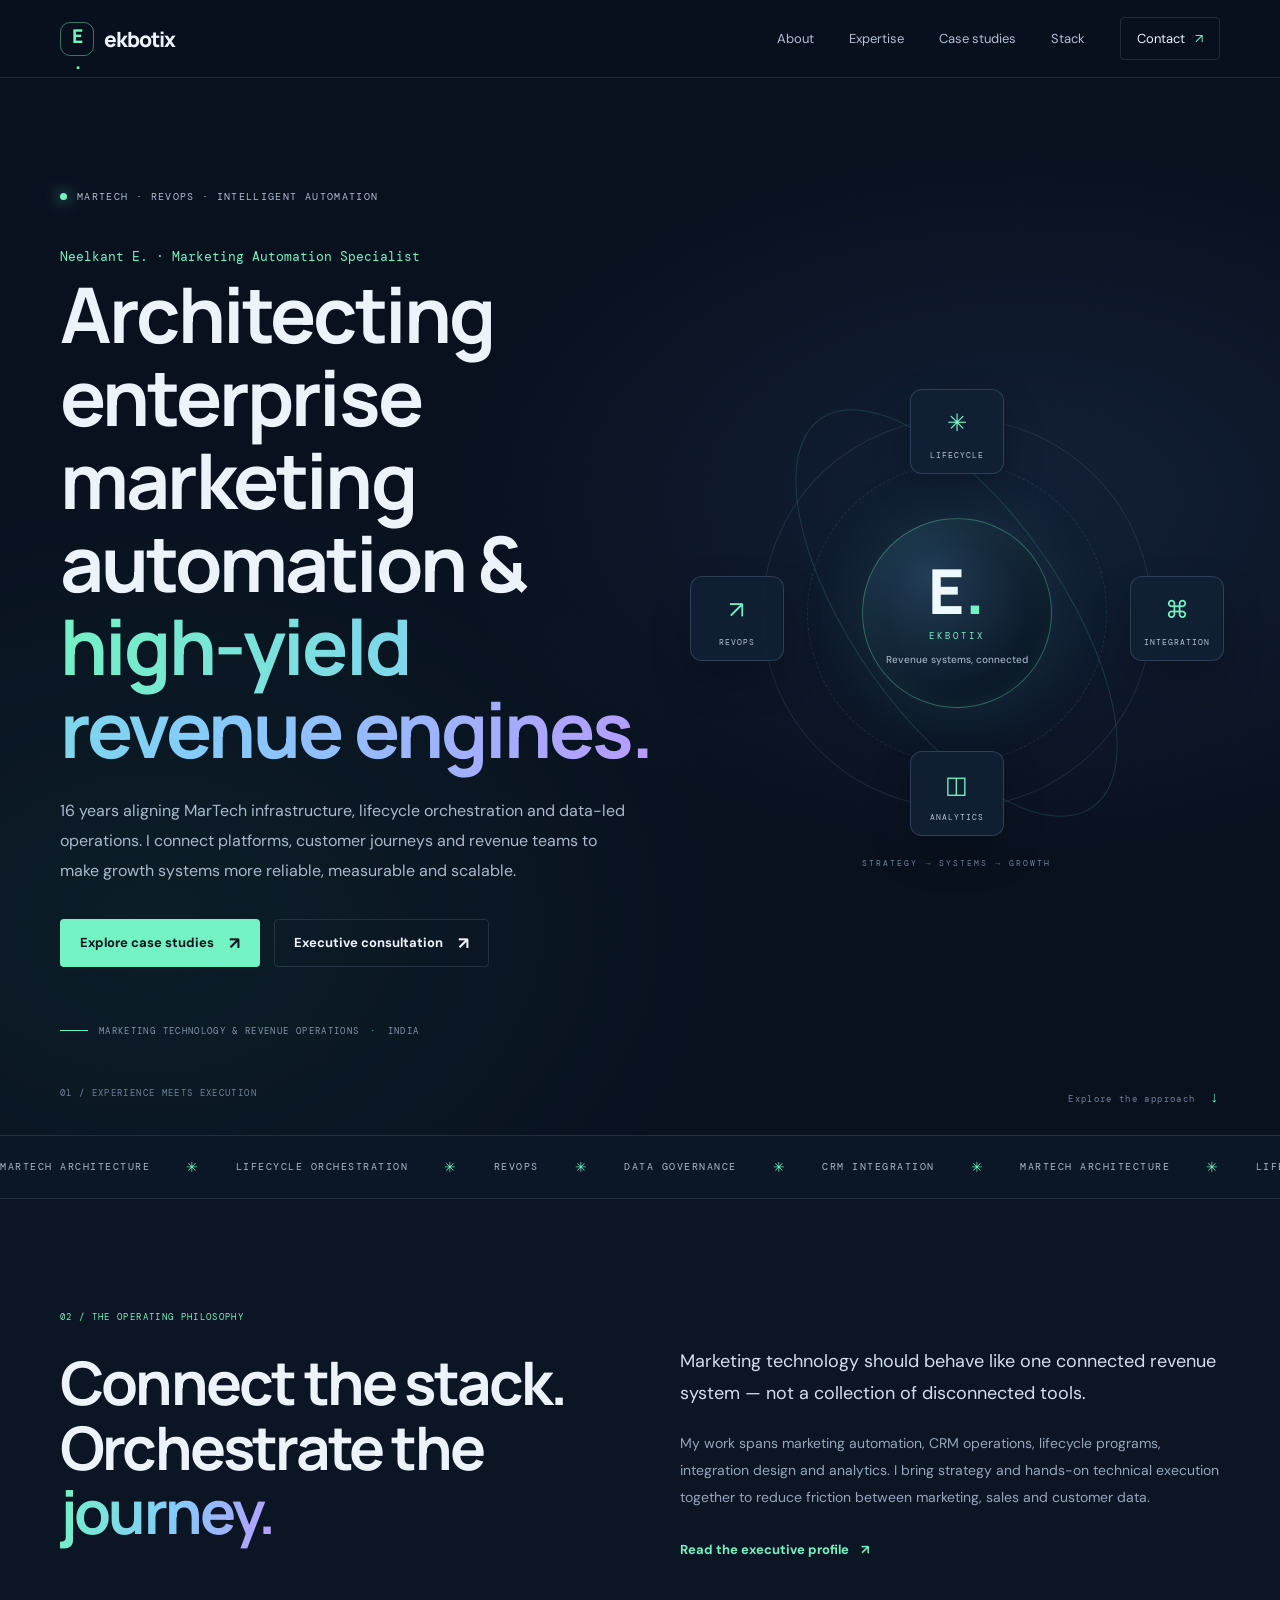
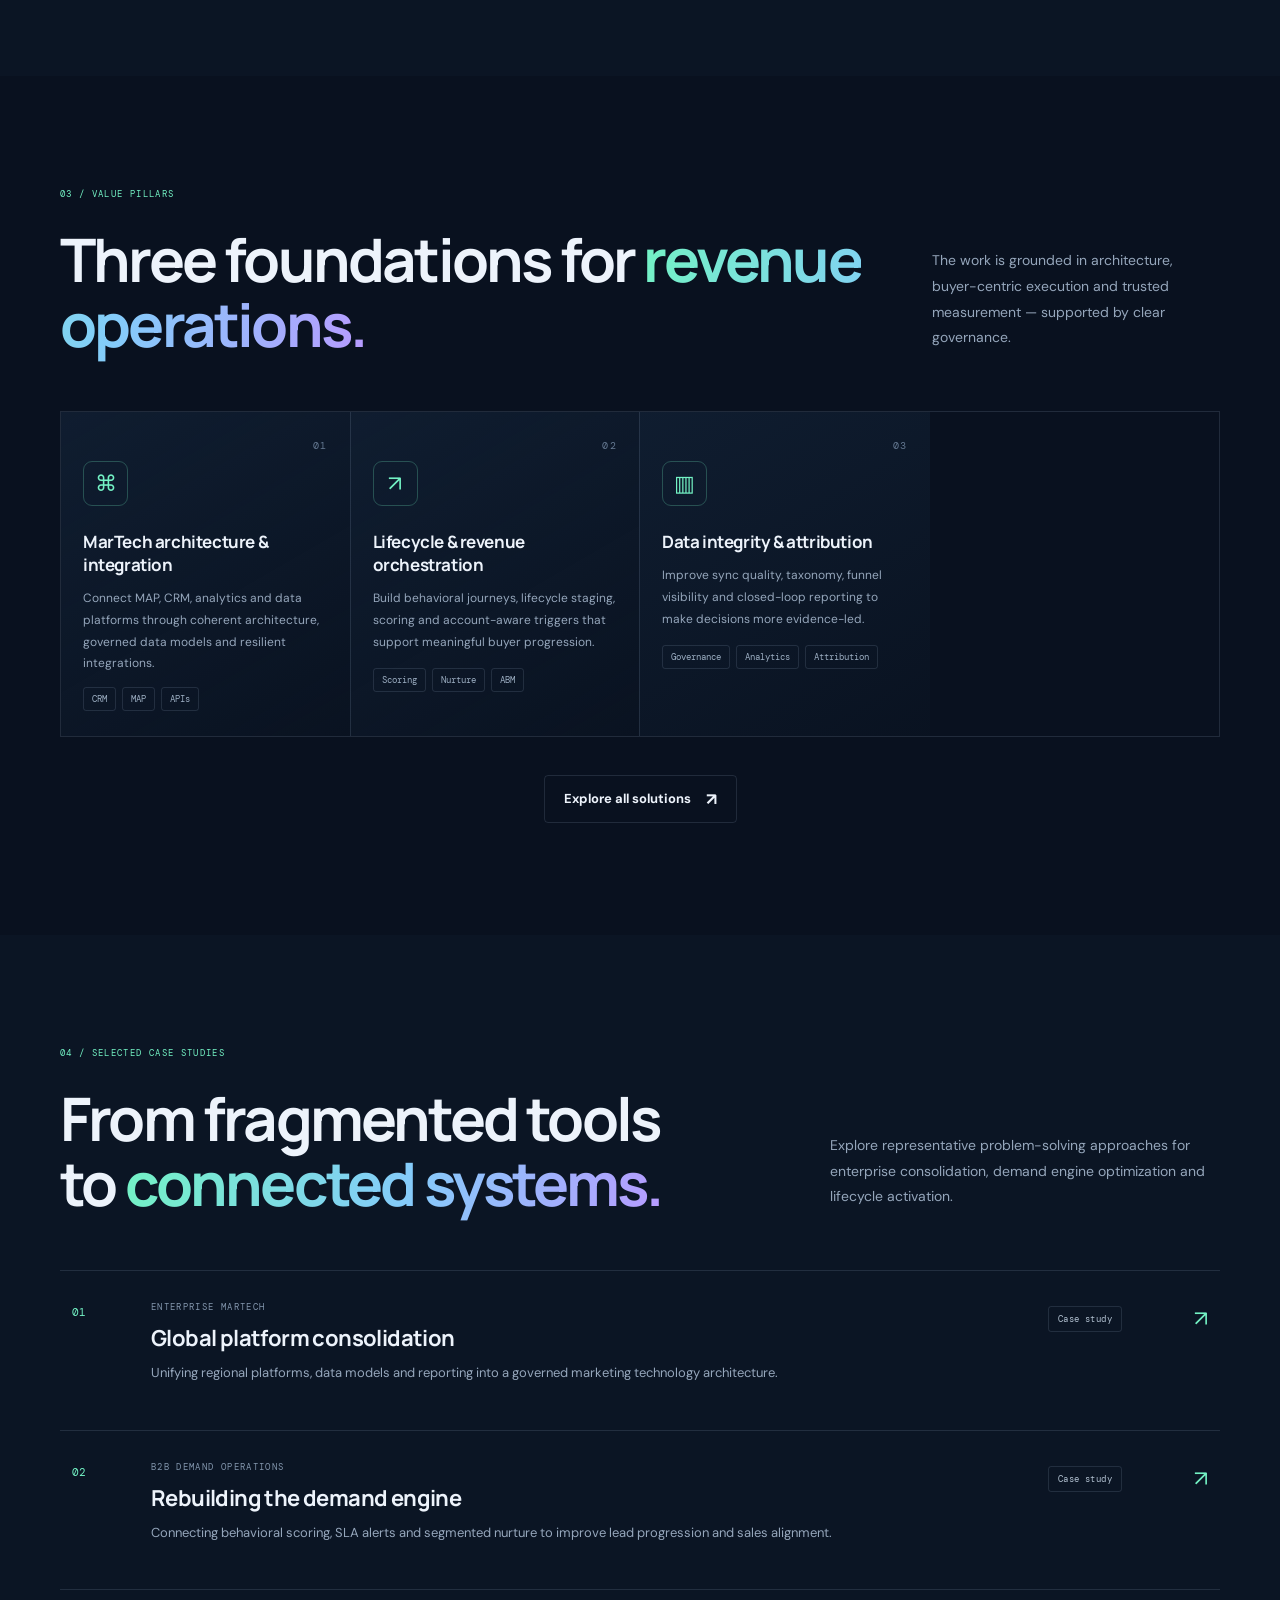
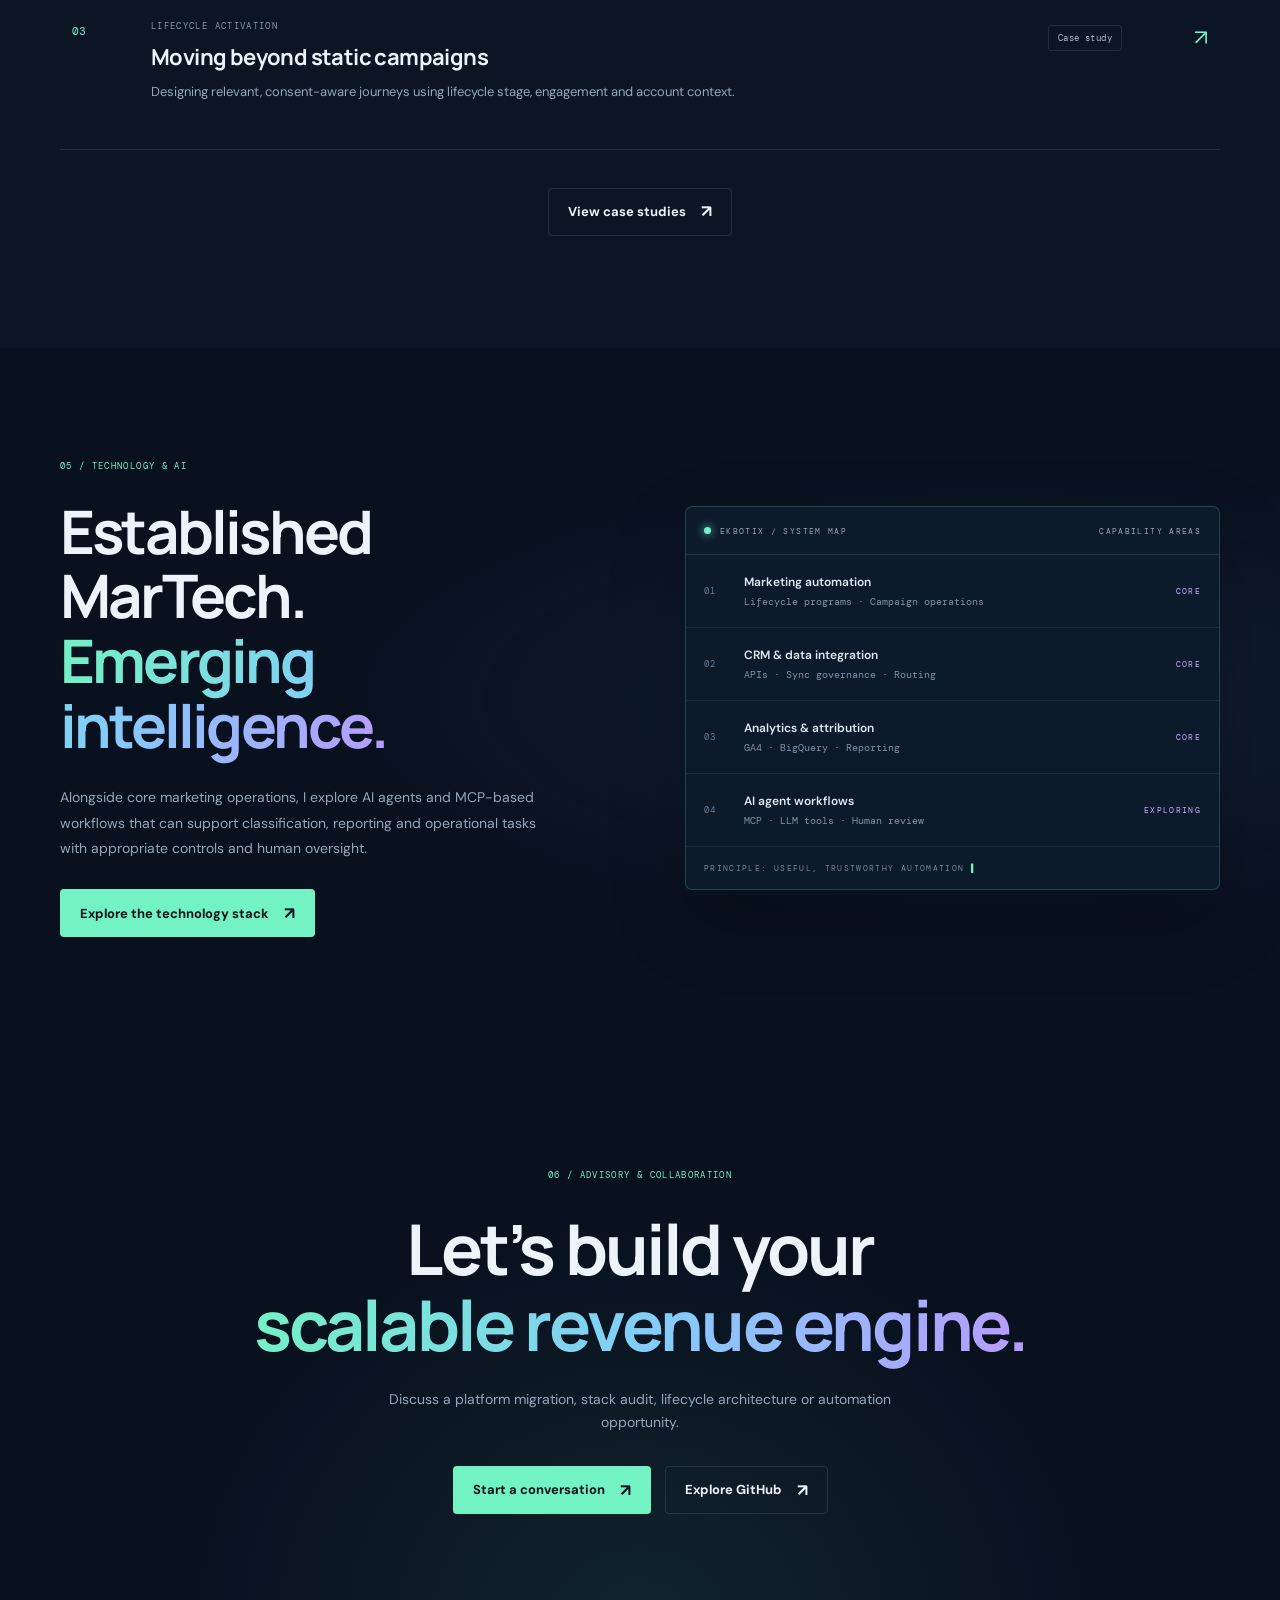
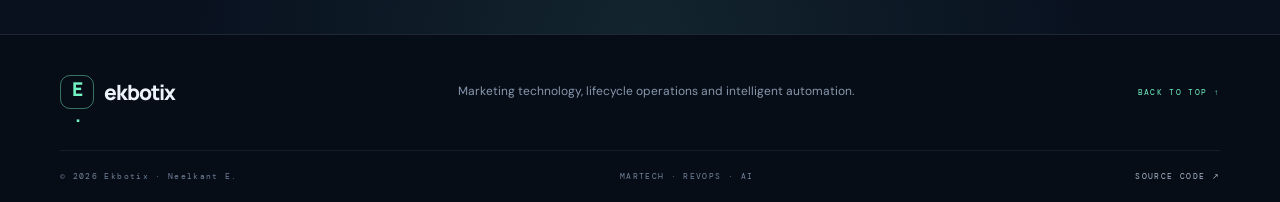
<file: docs/index.html>
<!doctype html>
<html lang="en"><head><meta charset="utf-8"><meta name="viewport" content="width=device-width,initial-scale=1"><meta name="theme-color" content="#09111f"><meta name="description" content="Neelkant E. — 16 years across marketing automation, MarTech architecture, lifecycle operations and revenue systems."><meta property="og:title" content="Ekbotix — Marketing Automation & Revenue Operations"><meta property="og:description" content="Architecting connected marketing technology, lifecycle orchestration and revenue operations."><meta property="og:type" content="website"><title>Ekbotix — Marketing Automation & Revenue Operations</title><link rel="icon" href="assets/favicon.svg" type="image/svg+xml"><link rel="stylesheet" href="assets/site.css"><script defer src="assets/site.js"></script></head>
<body><a class="skip-link" href="#main">Skip to content</a><header class="site-header"><div class="container nav-wrap"><a class="brand" href="./" aria-label="Ekbotix home"><span class="brand-mark">E<span>.</span></span><span>ekbotix</span></a><button class="menu-toggle" aria-label="Toggle navigation" aria-expanded="false"><span></span><span></span><span></span></button><nav class="nav-links" aria-label="Main navigation"><a href="about/">About</a><a href="expertise/">Expertise</a><a href="case-studies/">Case studies</a><a href="stack/">Stack</a><a href="contact/" class="nav-cta">Contact <span>↗</span></a></nav></div></header>
<main id="main">
<section class="hero section" id="home"><div class="hero-grid container"><div class="hero-copy"><div class="eyebrow"><span class="pulse"></span> MARTECH · REVOPS · INTELLIGENT AUTOMATION</div><p class="hero-kicker">Neelkant E. · Marketing Automation Specialist</p><h1>Architecting enterprise marketing automation & <span class="gradient-text">high-yield revenue engines.</span></h1><p class="hero-lead">16 years aligning MarTech infrastructure, lifecycle orchestration and data-led operations. I connect platforms, customer journeys and revenue teams to make growth systems more reliable, measurable and scalable.</p><div class="hero-actions"><a class="button button-primary" href="case-studies/">Explore case studies <span>↗</span></a><a class="button button-quiet" href="contact/">Executive consultation <span>↗</span></a></div><div class="hero-meta"><span class="meta-line"></span><span>MARKETING TECHNOLOGY & REVENUE OPERATIONS</span><span class="meta-dot">·</span><span>INDIA</span></div></div><div class="hero-visual" aria-label="Abstract connected revenue technology illustration"><div class="orbit orbit-one"></div><div class="orbit orbit-two"></div><div class="orbit orbit-three"></div><div class="visual-center"><span class="visual-symbol">E<span>.</span></span><small>EKBOTIX</small><b>Revenue systems, connected</b></div><div class="node node-top"><span>✳</span><small>LIFECYCLE</small></div><div class="node node-right"><span>⌘</span><small>INTEGRATION</small></div><div class="node node-bottom"><span>◫</span><small>ANALYTICS</small></div><div class="node node-left"><span>↗</span><small>REVOPS</small></div><div class="visual-caption">STRATEGY → SYSTEMS → GROWTH</div></div></div><div class="container hero-bottom"><span>01 / EXPERIENCE MEETS EXECUTION</span><span>Explore the approach <span class="down-arrow">↓</span></span></div></section>
<section class="ticker" aria-label="Areas of expertise"><div class="ticker-track"><span>MARTECH ARCHITECTURE</span><i>✳</i><span>LIFECYCLE ORCHESTRATION</span><i>✳</i><span>REVOPS</span><i>✳</i><span>DATA GOVERNANCE</span><i>✳</i><span>CRM INTEGRATION</span><i>✳</i><span>MARTECH ARCHITECTURE</span><i>✳</i><span>LIFECYCLE ORCHESTRATION</span><i>✳</i><span>REVOPS</span></div></section>
<section class="section about-section"><div class="container two-col"><div><p class="section-index">02 / THE OPERATING PHILOSOPHY</p><h2>Connect the stack.<br>Orchestrate the <span class="gradient-text">journey.</span></h2></div><div class="about-body"><p class="large-copy">Marketing technology should behave like one connected revenue system — not a collection of disconnected tools.</p><p>My work spans marketing automation, CRM operations, lifecycle programs, integration design and analytics. I bring strategy and hands-on technical execution together to reduce friction between marketing, sales and customer data.</p><a class="text-link" href="about/">Read the executive profile <span>↗</span></a></div></div></section>
<section class="section expertise-section"><div class="container"><div class="section-heading"><div><p class="section-index">03 / VALUE PILLARS</p><h2>Three foundations for <span class="gradient-text">revenue operations.</span></h2></div><p class="section-intro">The work is grounded in architecture, buyer-centric execution and trusted measurement — supported by clear governance.</p></div><div class="capability-grid"><article class="capability-card"><span class="card-number">01</span><div class="cap-icon">⌘</div><h3>MarTech architecture & integration</h3><p>Connect MAP, CRM, analytics and data platforms through coherent architecture, governed data models and resilient integrations.</p><div class="tag-list"><span>CRM</span><span>MAP</span><span>APIs</span></div></article><article class="capability-card"><span class="card-number">02</span><div class="cap-icon">↗</div><h3>Lifecycle & revenue orchestration</h3><p>Build behavioral journeys, lifecycle staging, scoring and account-aware triggers that support meaningful buyer progression.</p><div class="tag-list"><span>Scoring</span><span>Nurture</span><span>ABM</span></div></article><article class="capability-card"><span class="card-number">03</span><div class="cap-icon">▥</div><h3>Data integrity & attribution</h3><p>Improve sync quality, taxonomy, funnel visibility and closed-loop reporting to make decisions more evidence-led.</p><div class="tag-list"><span>Governance</span><span>Analytics</span><span>Attribution</span></div></article></div><div class="center-action"><a class="button button-outline" href="expertise/">Explore all solutions <span>↗</span></a></div></div></section>
<section class="section projects-section"><div class="container"><div class="section-heading"><div><p class="section-index">04 / SELECTED CASE STUDIES</p><h2>From fragmented tools<br>to <span class="gradient-text">connected systems.</span></h2></div><p class="section-intro">Explore representative problem-solving approaches for enterprise consolidation, demand engine optimization and lifecycle activation.</p></div><div class="project-list"><article class="project-row"><div class="project-count">01</div><div class="project-main"><div class="project-type">ENTERPRISE MARTECH</div><h3>Global platform consolidation</h3><p>Unifying regional platforms, data models and reporting into a governed marketing technology architecture.</p></div><div class="project-side"><span class="project-status">Case study</span><a class="project-arrow" href="case-studies/">↗</a></div></article><article class="project-row"><div class="project-count">02</div><div class="project-main"><div class="project-type">B2B DEMAND OPERATIONS</div><h3>Rebuilding the demand engine</h3><p>Connecting behavioral scoring, SLA alerts and segmented nurture to improve lead progression and sales alignment.</p></div><div class="project-side"><span class="project-status">Case study</span><a class="project-arrow" href="case-studies/">↗</a></div></article><article class="project-row"><div class="project-count">03</div><div class="project-main"><div class="project-type">LIFECYCLE ACTIVATION</div><h3>Moving beyond static campaigns</h3><p>Designing relevant, consent-aware journeys using lifecycle stage, engagement and account context.</p></div><div class="project-side"><span class="project-status">Case study</span><a class="project-arrow" href="case-studies/">↗</a></div></article></div><div class="center-action"><a class="button button-outline" href="case-studies/">View case studies <span>↗</span></a></div></div></section>
<section class="section lab-section"><div class="container lab-wrap"><div class="lab-copy"><p class="section-index">05 / TECHNOLOGY & AI</p><h2>Established MarTech.<br><span class="gradient-text">Emerging intelligence.</span></h2><p class="section-intro">Alongside core marketing operations, I explore AI agents and MCP-based workflows that can support classification, reporting and operational tasks with appropriate controls and human oversight.</p><a class="button button-primary" href="stack/">Explore the technology stack <span>↗</span></a></div><div class="lab-console"><div class="console-top"><span><i></i> EKBOTIX / SYSTEM MAP</span><span>CAPABILITY AREAS</span></div><div class="console-line"><span>01</span><div><b>Marketing automation</b><small>Lifecycle programs · Campaign operations</small></div><em>CORE</em></div><div class="console-line"><span>02</span><div><b>CRM & data integration</b><small>APIs · Sync governance · Routing</small></div><em>CORE</em></div><div class="console-line"><span>03</span><div><b>Analytics & attribution</b><small>GA4 · BigQuery · Reporting</small></div><em>CORE</em></div><div class="console-line"><span>04</span><div><b>AI agent workflows</b><small>MCP · LLM tools · Human review</small></div><em>EXPLORING</em></div><div class="console-foot">PRINCIPLE: USEFUL, TRUSTWORTHY AUTOMATION <span class="console-cursor">▍</span></div></div></div></section>
<section class="contact-section section"><div class="container contact-inner"><p class="section-index">06 / ADVISORY & COLLABORATION</p><h2>Let’s build your<br><span class="gradient-text">scalable revenue engine.</span></h2><p>Discuss a platform migration, stack audit, lifecycle architecture or automation opportunity.</p><div class="hero-actions"><a class="button button-primary" href="contact/">Start a conversation <span>↗</span></a><a class="button button-quiet" href="https://github.com/eneelkant" target="_blank" rel="noreferrer">Explore GitHub <span>↗</span></a></div></div></section>
</main><footer class="site-footer"><div class="container footer-top"><a class="brand" href="./"><span class="brand-mark">E<span>.</span></span><span>ekbotix</span></a><p>Marketing technology, lifecycle operations and intelligent automation.</p><a class="back-top" href="#home">BACK TO TOP ↑</a></div><div class="container footer-bottom"><span>© <span id="year">2026</span> Ekbotix · Neelkant E.</span><span>MARTECH · REVOPS · AI</span><a href="https://github.com/eneelkant/ekbotix" target="_blank" rel="noreferrer">SOURCE CODE ↗</a></div></footer></body></html>
</file>
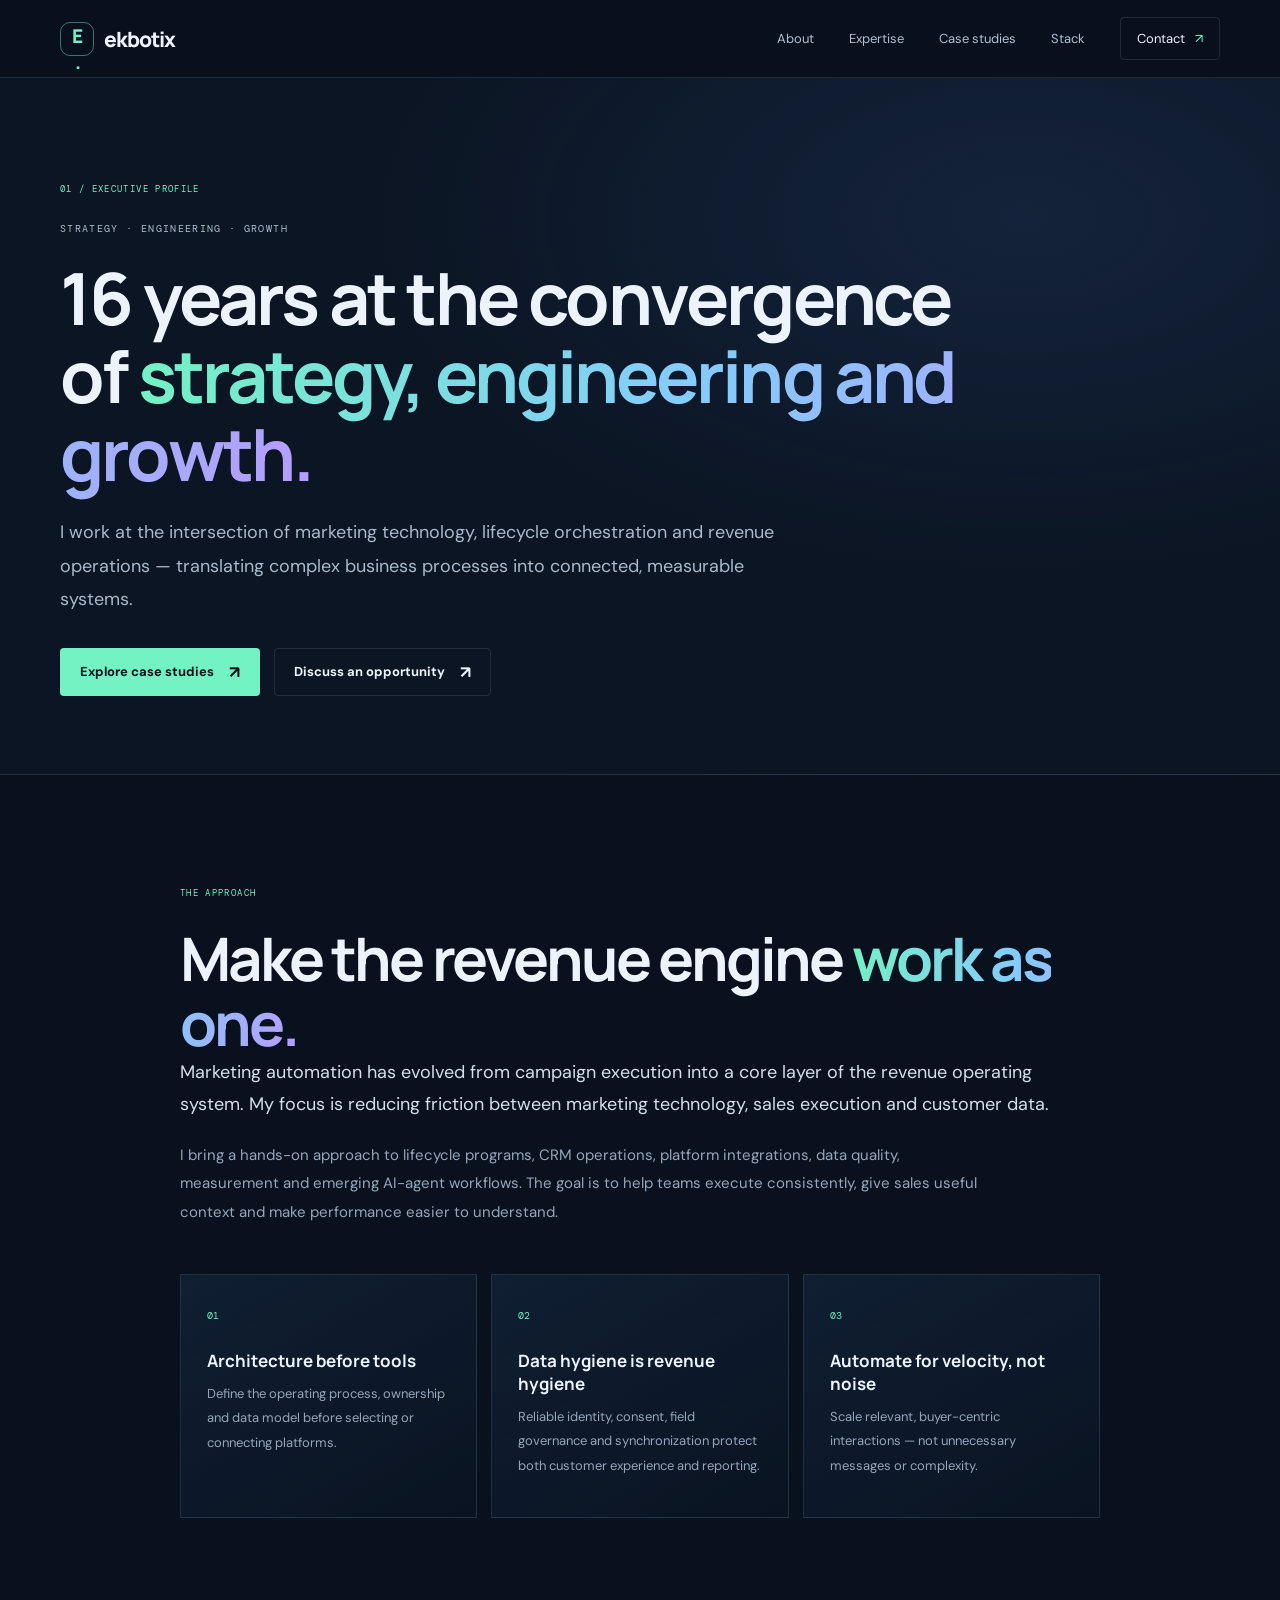
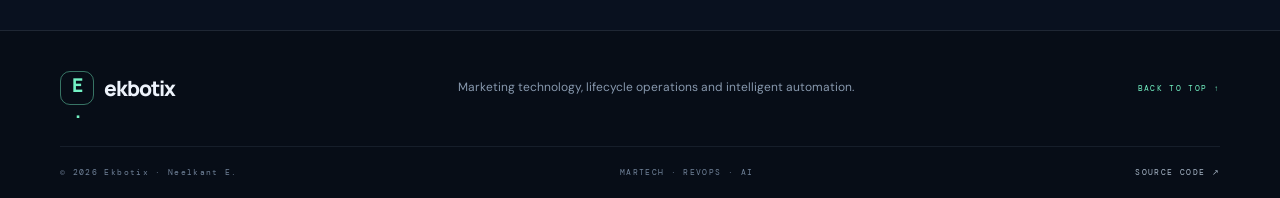
<file: docs/about/index.html>
<!doctype html>
<html lang="en"><head><meta charset="utf-8"><meta name="viewport" content="width=device-width,initial-scale=1"><meta name="theme-color" content="#09111f"><meta name="description" content="Executive profile of Neelkant E., marketing automation and revenue operations specialist."><meta property="og:title" content="About Neelkant | Ekbotix"><meta property="og:description" content="Executive profile of Neelkant E., marketing automation and revenue operations specialist."><meta property="og:type" content="website"><title>About Neelkant | Ekbotix</title><link rel="icon" href="../assets/favicon.svg" type="image/svg+xml"><link rel="stylesheet" href="../assets/site.css"><script defer src="../assets/site.js"></script></head><body><a class="skip-link" href="#main">Skip to content</a><header class="site-header"><div class="container nav-wrap"><a class="brand" href="../"><span class="brand-mark">E<span>.</span></span><span>ekbotix</span></a><button class="menu-toggle" aria-label="Toggle navigation" aria-expanded="false"><span></span><span></span><span></span></button><nav class="nav-links" aria-label="Main navigation"><a href="../about/">About</a><a href="../expertise/">Expertise</a><a href="../case-studies/">Case studies</a><a href="../stack/">Stack</a><a href="../contact/" class="nav-cta">Contact <span>↗</span></a></nav></div></header><main id="main">
<section class="page-hero"><div class="container"><p class="section-index">01 / EXECUTIVE PROFILE</p><p class="eyebrow">STRATEGY · ENGINEERING · GROWTH</p><h1>16 years at the convergence of <span class="gradient-text">strategy, engineering and growth.</span></h1><p class="page-lead">I work at the intersection of marketing technology, lifecycle orchestration and revenue operations — translating complex business processes into connected, measurable systems.</p><div class="hero-actions"><a class="button button-primary" href="../case-studies/">Explore case studies <span>↗</span></a><a class="button button-quiet" href="../contact/">Discuss an opportunity <span>↗</span></a></div></div></section>
<section class="section"><div class="container content-narrow"><p class="section-index">THE APPROACH</p><h2>Make the revenue engine <span class="gradient-text">work as one.</span></h2><p class="large-copy">Marketing automation has evolved from campaign execution into a core layer of the revenue operating system. My focus is reducing friction between marketing technology, sales execution and customer data.</p><p class="body-copy">I bring a hands-on approach to lifecycle programs, CRM operations, platform integrations, data quality, measurement and emerging AI-agent workflows. The goal is to help teams execute consistently, give sales useful context and make performance easier to understand.</p><div class="principle-cards"><article><span>01</span><h3>Architecture before tools</h3><p>Define the operating process, ownership and data model before selecting or connecting platforms.</p></article><article><span>02</span><h3>Data hygiene is revenue hygiene</h3><p>Reliable identity, consent, field governance and synchronization protect both customer experience and reporting.</p></article><article><span>03</span><h3>Automate for velocity, not noise</h3><p>Scale relevant, buyer-centric interactions — not unnecessary messages or complexity.</p></article></div></div></section></main><footer class="site-footer"><div class="container footer-top"><a class="brand" href="../"><span class="brand-mark">E<span>.</span></span><span>ekbotix</span></a><p>Marketing technology, lifecycle operations and intelligent automation.</p><a class="back-top" href="#main">BACK TO TOP ↑</a></div><div class="container footer-bottom"><span>© <span id="year">2026</span> Ekbotix · Neelkant E.</span><span>MARTECH · REVOPS · AI</span><a href="https://github.com/eneelkant/ekbotix" target="_blank" rel="noreferrer">SOURCE CODE ↗</a></div></footer></body></html>
</file>
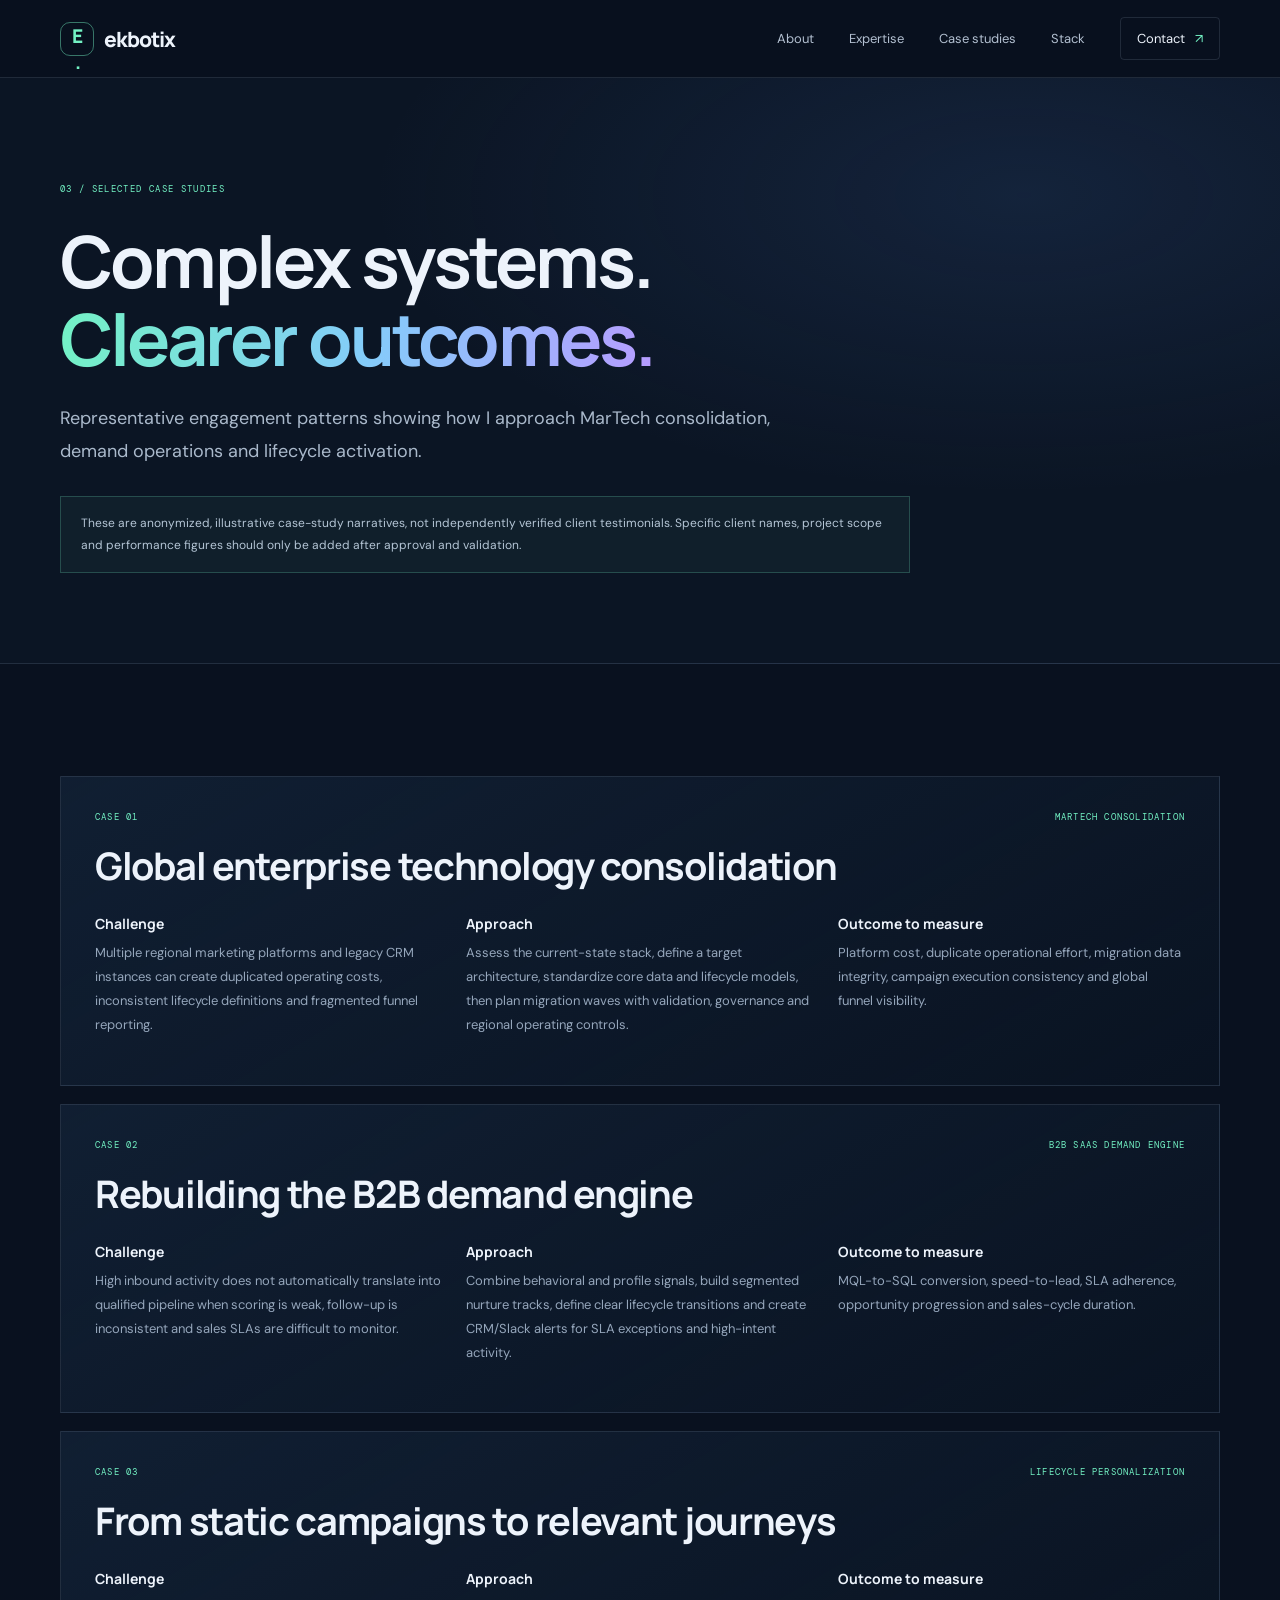
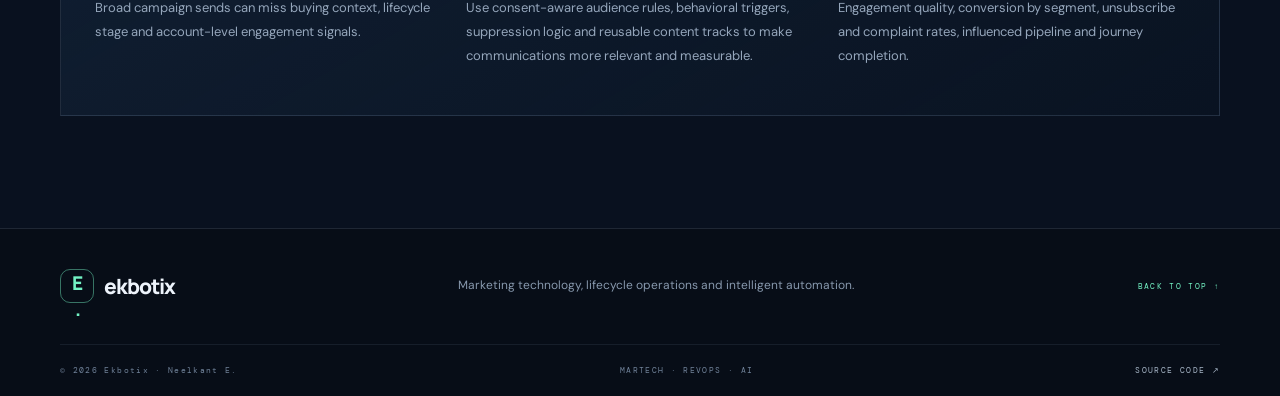
<file: docs/case-studies/index.html>
<!doctype html>
<html lang="en"><head><meta charset="utf-8"><meta name="viewport" content="width=device-width,initial-scale=1"><meta name="theme-color" content="#09111f"><meta name="description" content="Selected marketing operations and MarTech architecture case study patterns."><meta property="og:title" content="Case Studies | Ekbotix"><meta property="og:description" content="Selected marketing operations and MarTech architecture case study patterns."><meta property="og:type" content="website"><title>Case Studies | Ekbotix</title><link rel="icon" href="../assets/favicon.svg" type="image/svg+xml"><link rel="stylesheet" href="../assets/site.css"><script defer src="../assets/site.js"></script></head><body><a class="skip-link" href="#main">Skip to content</a><header class="site-header"><div class="container nav-wrap"><a class="brand" href="../"><span class="brand-mark">E<span>.</span></span><span>ekbotix</span></a><button class="menu-toggle" aria-label="Toggle navigation" aria-expanded="false"><span></span><span></span><span></span></button><nav class="nav-links" aria-label="Main navigation"><a href="../about/">About</a><a href="../expertise/">Expertise</a><a href="../case-studies/">Case studies</a><a href="../stack/">Stack</a><a href="../contact/" class="nav-cta">Contact <span>↗</span></a></nav></div></header><main id="main">
<section class="page-hero"><div class="container"><p class="section-index">03 / SELECTED CASE STUDIES</p><h1>Complex systems.<br><span class="gradient-text">Clearer outcomes.</span></h1><p class="page-lead">Representative engagement patterns showing how I approach MarTech consolidation, demand operations and lifecycle activation.</p><p class="disclosure-note">These are anonymized, illustrative case-study narratives, not independently verified client testimonials. Specific client names, project scope and performance figures should only be added after approval and validation.</p></div></section>
<section class="section"><div class="container case-list"><article class="case-card"><div class="case-meta"><span>CASE 01</span><span>MARTECH CONSOLIDATION</span></div><h2>Global enterprise technology consolidation</h2><div class="case-columns"><div><h3>Challenge</h3><p>Multiple regional marketing platforms and legacy CRM instances can create duplicated operating costs, inconsistent lifecycle definitions and fragmented funnel reporting.</p></div><div><h3>Approach</h3><p>Assess the current-state stack, define a target architecture, standardize core data and lifecycle models, then plan migration waves with validation, governance and regional operating controls.</p></div><div><h3>Outcome to measure</h3><p>Platform cost, duplicate operational effort, migration data integrity, campaign execution consistency and global funnel visibility.</p></div></div></article><article class="case-card"><div class="case-meta"><span>CASE 02</span><span>B2B SAAS DEMAND ENGINE</span></div><h2>Rebuilding the B2B demand engine</h2><div class="case-columns"><div><h3>Challenge</h3><p>High inbound activity does not automatically translate into qualified pipeline when scoring is weak, follow-up is inconsistent and sales SLAs are difficult to monitor.</p></div><div><h3>Approach</h3><p>Combine behavioral and profile signals, build segmented nurture tracks, define clear lifecycle transitions and create CRM/Slack alerts for SLA exceptions and high-intent activity.</p></div><div><h3>Outcome to measure</h3><p>MQL-to-SQL conversion, speed-to-lead, SLA adherence, opportunity progression and sales-cycle duration.</p></div></div></article><article class="case-card"><div class="case-meta"><span>CASE 03</span><span>LIFECYCLE PERSONALIZATION</span></div><h2>From static campaigns to relevant journeys</h2><div class="case-columns"><div><h3>Challenge</h3><p>Broad campaign sends can miss buying context, lifecycle stage and account-level engagement signals.</p></div><div><h3>Approach</h3><p>Use consent-aware audience rules, behavioral triggers, suppression logic and reusable content tracks to make communications more relevant and measurable.</p></div><div><h3>Outcome to measure</h3><p>Engagement quality, conversion by segment, unsubscribe and complaint rates, influenced pipeline and journey completion.</p></div></div></article></div></section></main><footer class="site-footer"><div class="container footer-top"><a class="brand" href="../"><span class="brand-mark">E<span>.</span></span><span>ekbotix</span></a><p>Marketing technology, lifecycle operations and intelligent automation.</p><a class="back-top" href="#main">BACK TO TOP ↑</a></div><div class="container footer-bottom"><span>© <span id="year">2026</span> Ekbotix · Neelkant E.</span><span>MARTECH · REVOPS · AI</span><a href="https://github.com/eneelkant/ekbotix" target="_blank" rel="noreferrer">SOURCE CODE ↗</a></div></footer></body></html>
</file>
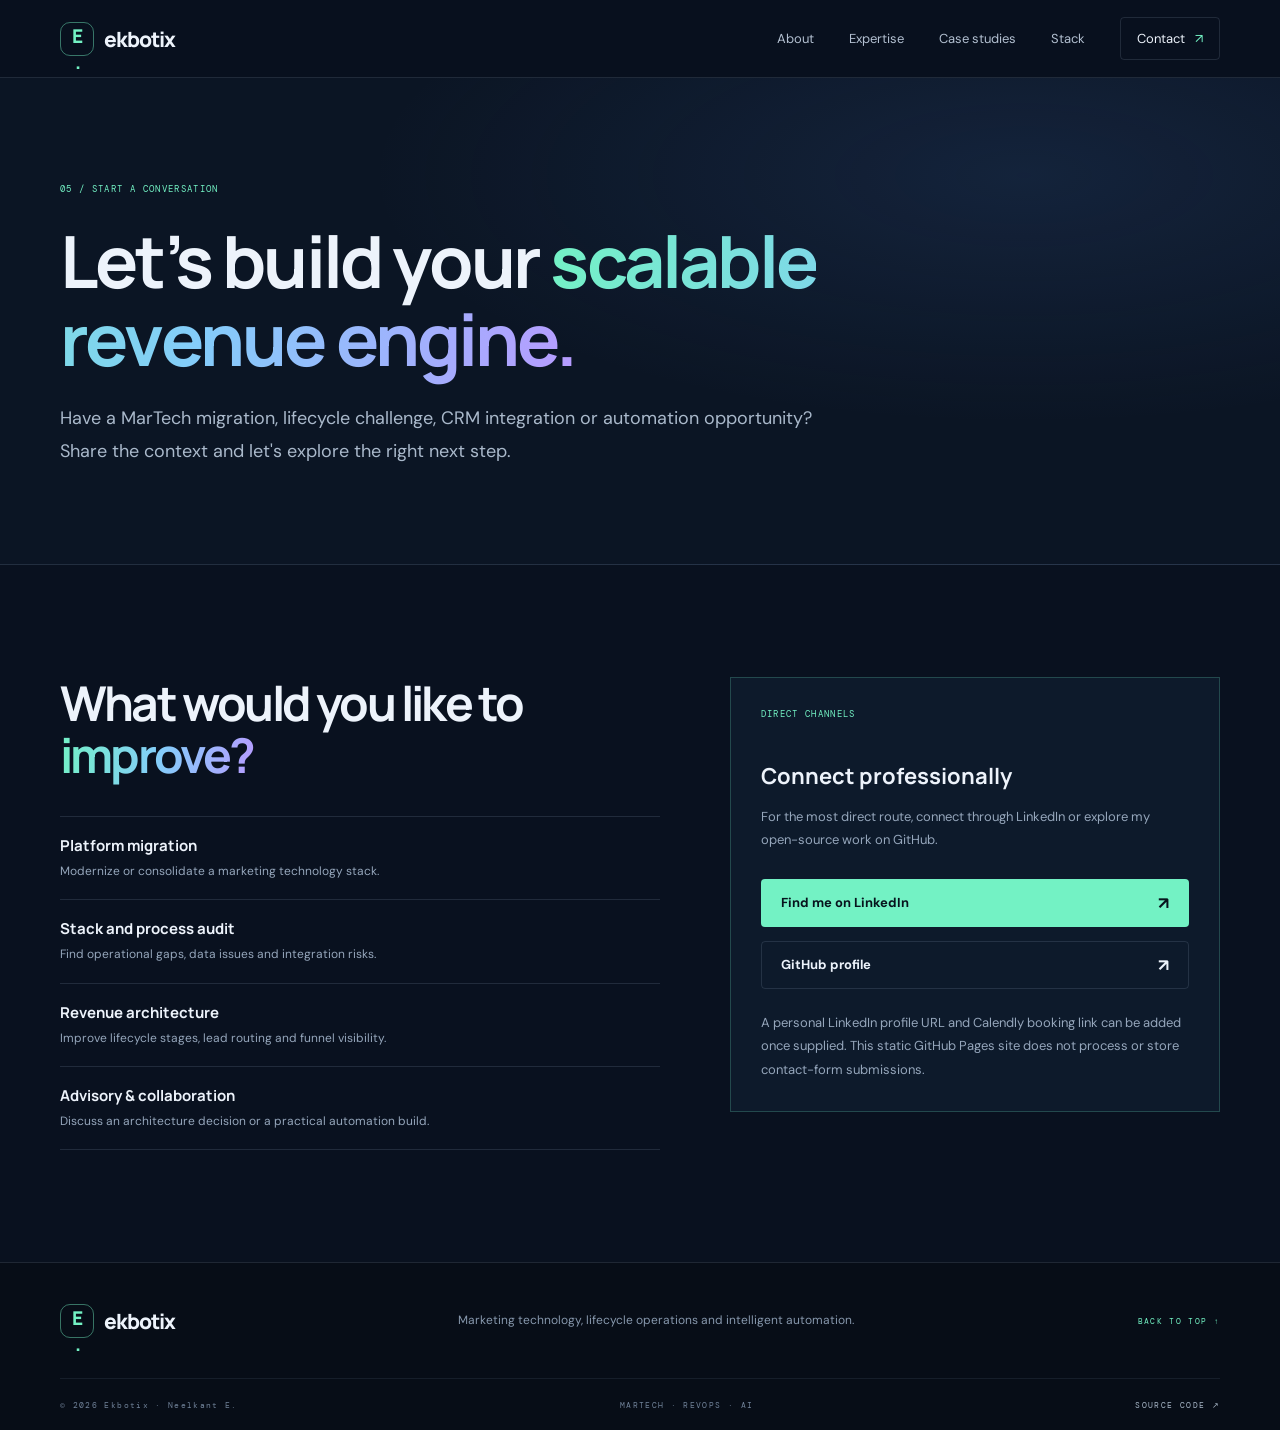
<file: docs/contact/index.html>
<!doctype html>
<html lang="en"><head><meta charset="utf-8"><meta name="viewport" content="width=device-width,initial-scale=1"><meta name="theme-color" content="#09111f"><meta name="description" content="Contact Neelkant E. about marketing automation, MarTech architecture, lifecycle operations and AI agent advisory."><meta property="og:title" content="Contact | Ekbotix"><meta property="og:description" content="Contact Neelkant E. about marketing automation, MarTech architecture, lifecycle operations and AI agent advisory."><meta property="og:type" content="website"><title>Contact | Ekbotix</title><link rel="icon" href="../assets/favicon.svg" type="image/svg+xml"><link rel="stylesheet" href="../assets/site.css"><script defer src="../assets/site.js"></script></head><body><a class="skip-link" href="#main">Skip to content</a><header class="site-header"><div class="container nav-wrap"><a class="brand" href="../"><span class="brand-mark">E<span>.</span></span><span>ekbotix</span></a><button class="menu-toggle" aria-label="Toggle navigation" aria-expanded="false"><span></span><span></span><span></span></button><nav class="nav-links" aria-label="Main navigation"><a href="../about/">About</a><a href="../expertise/">Expertise</a><a href="../case-studies/">Case studies</a><a href="../stack/">Stack</a><a href="../contact/" class="nav-cta">Contact <span>↗</span></a></nav></div></header><main id="main">
<section class="page-hero"><div class="container"><p class="section-index">05 / START A CONVERSATION</p><h1>Let’s build your <span class="gradient-text">scalable revenue engine.</span></h1><p class="page-lead">Have a MarTech migration, lifecycle challenge, CRM integration or automation opportunity? Share the context and let's explore the right next step.</p></div></section>
<section class="section"><div class="container contact-layout"><div><h2>What would you like to <span class="gradient-text">improve?</span></h2><div class="contact-topics"><div><b>Platform migration</b><span>Modernize or consolidate a marketing technology stack.</span></div><div><b>Stack and process audit</b><span>Find operational gaps, data issues and integration risks.</span></div><div><b>Revenue architecture</b><span>Improve lifecycle stages, lead routing and funnel visibility.</span></div><div><b>Advisory & collaboration</b><span>Discuss an architecture decision or a practical automation build.</span></div></div></div><aside class="contact-panel"><p class="section-index">DIRECT CHANNELS</p><h3>Connect professionally</h3><p>For the most direct route, connect through LinkedIn or explore my open-source work on GitHub.</p><a class="button button-primary" href="https://www.linkedin.com/" target="_blank" rel="noreferrer">Find me on LinkedIn <span>↗</span></a><a class="button button-quiet" href="https://github.com/eneelkant" target="_blank" rel="noreferrer">GitHub profile <span>↗</span></a><p class="small-note">A personal LinkedIn profile URL and Calendly booking link can be added once supplied. This static GitHub Pages site does not process or store contact-form submissions.</p></aside></div></section></main><footer class="site-footer"><div class="container footer-top"><a class="brand" href="../"><span class="brand-mark">E<span>.</span></span><span>ekbotix</span></a><p>Marketing technology, lifecycle operations and intelligent automation.</p><a class="back-top" href="#main">BACK TO TOP ↑</a></div><div class="container footer-bottom"><span>© <span id="year">2026</span> Ekbotix · Neelkant E.</span><span>MARTECH · REVOPS · AI</span><a href="https://github.com/eneelkant/ekbotix" target="_blank" rel="noreferrer">SOURCE CODE ↗</a></div></footer></body></html>
</file>
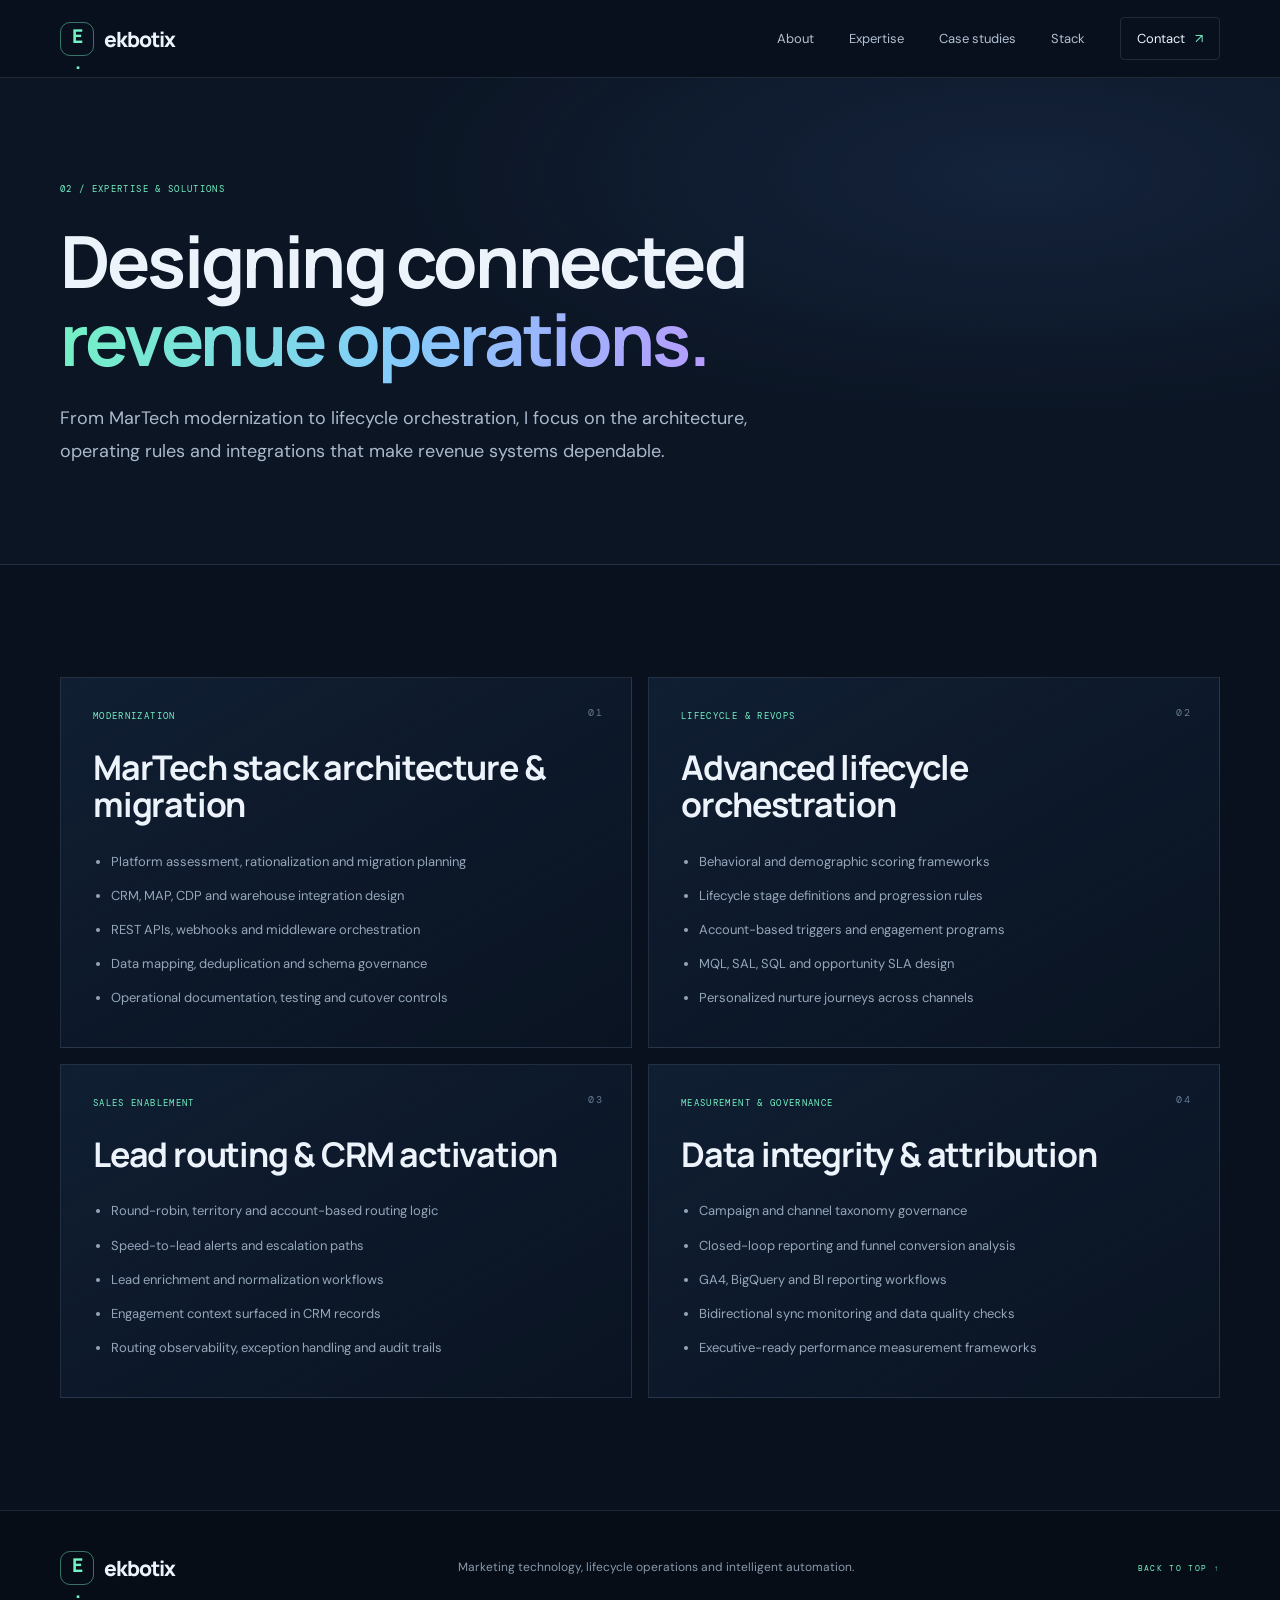
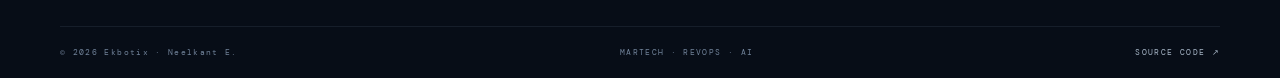
<file: docs/expertise/index.html>
<!doctype html>
<html lang="en"><head><meta charset="utf-8"><meta name="viewport" content="width=device-width,initial-scale=1"><meta name="theme-color" content="#09111f"><meta name="description" content="Marketing technology architecture, lifecycle operations, CRM integration, lead routing and revenue operations expertise."><meta property="og:title" content="Expertise & Solutions | Ekbotix"><meta property="og:description" content="Marketing technology architecture, lifecycle operations, CRM integration, lead routing and revenue operations expertise."><meta property="og:type" content="website"><title>Expertise & Solutions | Ekbotix</title><link rel="icon" href="../assets/favicon.svg" type="image/svg+xml"><link rel="stylesheet" href="../assets/site.css"><script defer src="../assets/site.js"></script></head><body><a class="skip-link" href="#main">Skip to content</a><header class="site-header"><div class="container nav-wrap"><a class="brand" href="../"><span class="brand-mark">E<span>.</span></span><span>ekbotix</span></a><button class="menu-toggle" aria-label="Toggle navigation" aria-expanded="false"><span></span><span></span><span></span></button><nav class="nav-links" aria-label="Main navigation"><a href="../about/">About</a><a href="../expertise/">Expertise</a><a href="../case-studies/">Case studies</a><a href="../stack/">Stack</a><a href="../contact/" class="nav-cta">Contact <span>↗</span></a></nav></div></header><main id="main">
<section class="page-hero"><div class="container"><p class="section-index">02 / EXPERTISE & SOLUTIONS</p><h1>Designing connected <span class="gradient-text">revenue operations.</span></h1><p class="page-lead">From MarTech modernization to lifecycle orchestration, I focus on the architecture, operating rules and integrations that make revenue systems dependable.</p></div></section>
<section class="section"><div class="container solution-grid"><article class="solution-card"><span class="card-number">01</span><p class="section-index">MODERNIZATION</p><h2>MarTech stack architecture & migration</h2><ul><li>Platform assessment, rationalization and migration planning</li><li>CRM, MAP, CDP and warehouse integration design</li><li>REST APIs, webhooks and middleware orchestration</li><li>Data mapping, deduplication and schema governance</li><li>Operational documentation, testing and cutover controls</li></ul></article><article class="solution-card"><span class="card-number">02</span><p class="section-index">LIFECYCLE & REVOPS</p><h2>Advanced lifecycle orchestration</h2><ul><li>Behavioral and demographic scoring frameworks</li><li>Lifecycle stage definitions and progression rules</li><li>Account-based triggers and engagement programs</li><li>MQL, SAL, SQL and opportunity SLA design</li><li>Personalized nurture journeys across channels</li></ul></article><article class="solution-card"><span class="card-number">03</span><p class="section-index">SALES ENABLEMENT</p><h2>Lead routing & CRM activation</h2><ul><li>Round-robin, territory and account-based routing logic</li><li>Speed-to-lead alerts and escalation paths</li><li>Lead enrichment and normalization workflows</li><li>Engagement context surfaced in CRM records</li><li>Routing observability, exception handling and audit trails</li></ul></article><article class="solution-card"><span class="card-number">04</span><p class="section-index">MEASUREMENT & GOVERNANCE</p><h2>Data integrity & attribution</h2><ul><li>Campaign and channel taxonomy governance</li><li>Closed-loop reporting and funnel conversion analysis</li><li>GA4, BigQuery and BI reporting workflows</li><li>Bidirectional sync monitoring and data quality checks</li><li>Executive-ready performance measurement frameworks</li></ul></article></div></section></main><footer class="site-footer"><div class="container footer-top"><a class="brand" href="../"><span class="brand-mark">E<span>.</span></span><span>ekbotix</span></a><p>Marketing technology, lifecycle operations and intelligent automation.</p><a class="back-top" href="#main">BACK TO TOP ↑</a></div><div class="container footer-bottom"><span>© <span id="year">2026</span> Ekbotix · Neelkant E.</span><span>MARTECH · REVOPS · AI</span><a href="https://github.com/eneelkant/ekbotix" target="_blank" rel="noreferrer">SOURCE CODE ↗</a></div></footer></body></html>
</file>
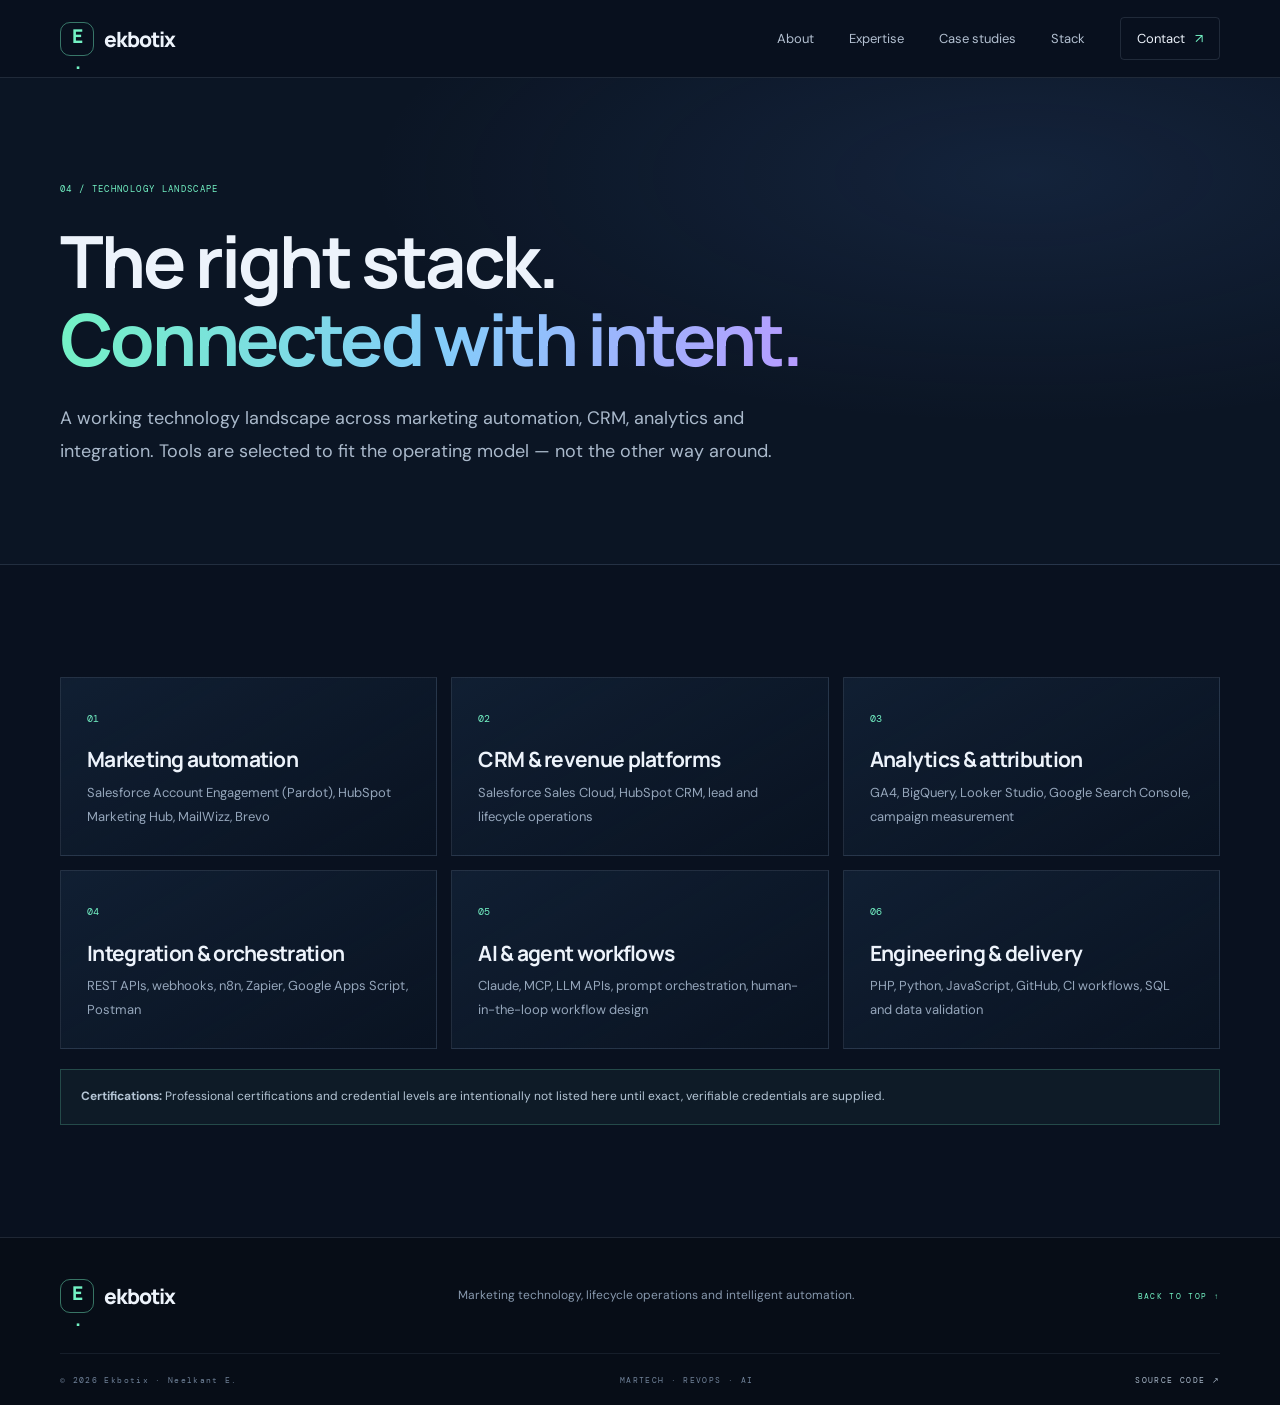
<file: docs/stack/index.html>
<!doctype html>
<html lang="en"><head><meta charset="utf-8"><meta name="viewport" content="width=device-width,initial-scale=1"><meta name="theme-color" content="#09111f"><meta name="description" content="Marketing automation, CRM, analytics, integration and data technologies used across marketing operations."><meta property="og:title" content="Technical Stack | Ekbotix"><meta property="og:description" content="Marketing automation, CRM, analytics, integration and data technologies used across marketing operations."><meta property="og:type" content="website"><title>Technical Stack | Ekbotix</title><link rel="icon" href="../assets/favicon.svg" type="image/svg+xml"><link rel="stylesheet" href="../assets/site.css"><script defer src="../assets/site.js"></script></head><body><a class="skip-link" href="#main">Skip to content</a><header class="site-header"><div class="container nav-wrap"><a class="brand" href="../"><span class="brand-mark">E<span>.</span></span><span>ekbotix</span></a><button class="menu-toggle" aria-label="Toggle navigation" aria-expanded="false"><span></span><span></span><span></span></button><nav class="nav-links" aria-label="Main navigation"><a href="../about/">About</a><a href="../expertise/">Expertise</a><a href="../case-studies/">Case studies</a><a href="../stack/">Stack</a><a href="../contact/" class="nav-cta">Contact <span>↗</span></a></nav></div></header><main id="main">
<section class="page-hero"><div class="container"><p class="section-index">04 / TECHNOLOGY LANDSCAPE</p><h1>The right stack.<br><span class="gradient-text">Connected with intent.</span></h1><p class="page-lead">A working technology landscape across marketing automation, CRM, analytics and integration. Tools are selected to fit the operating model — not the other way around.</p></div></section>
<section class="section"><div class="container stack-grid"><article class="stack-card"><span>01</span><h2>Marketing automation</h2><p>Salesforce Account Engagement (Pardot), HubSpot Marketing Hub, MailWizz, Brevo</p></article><article class="stack-card"><span>02</span><h2>CRM & revenue platforms</h2><p>Salesforce Sales Cloud, HubSpot CRM, lead and lifecycle operations</p></article><article class="stack-card"><span>03</span><h2>Analytics & attribution</h2><p>GA4, BigQuery, Looker Studio, Google Search Console, campaign measurement</p></article><article class="stack-card"><span>04</span><h2>Integration & orchestration</h2><p>REST APIs, webhooks, n8n, Zapier, Google Apps Script, Postman</p></article><article class="stack-card"><span>05</span><h2>AI & agent workflows</h2><p>Claude, MCP, LLM APIs, prompt orchestration, human-in-the-loop workflow design</p></article><article class="stack-card"><span>06</span><h2>Engineering & delivery</h2><p>PHP, Python, JavaScript, GitHub, CI workflows, SQL and data validation</p></article></div><div class="container credential-note"><strong>Certifications:</strong> Professional certifications and credential levels are intentionally not listed here until exact, verifiable credentials are supplied.</div></section></main><footer class="site-footer"><div class="container footer-top"><a class="brand" href="../"><span class="brand-mark">E<span>.</span></span><span>ekbotix</span></a><p>Marketing technology, lifecycle operations and intelligent automation.</p><a class="back-top" href="#main">BACK TO TOP ↑</a></div><div class="container footer-bottom"><span>© <span id="year">2026</span> Ekbotix · Neelkant E.</span><span>MARTECH · REVOPS · AI</span><a href="https://github.com/eneelkant/ekbotix" target="_blank" rel="noreferrer">SOURCE CODE ↗</a></div></footer></body></html>
</file>
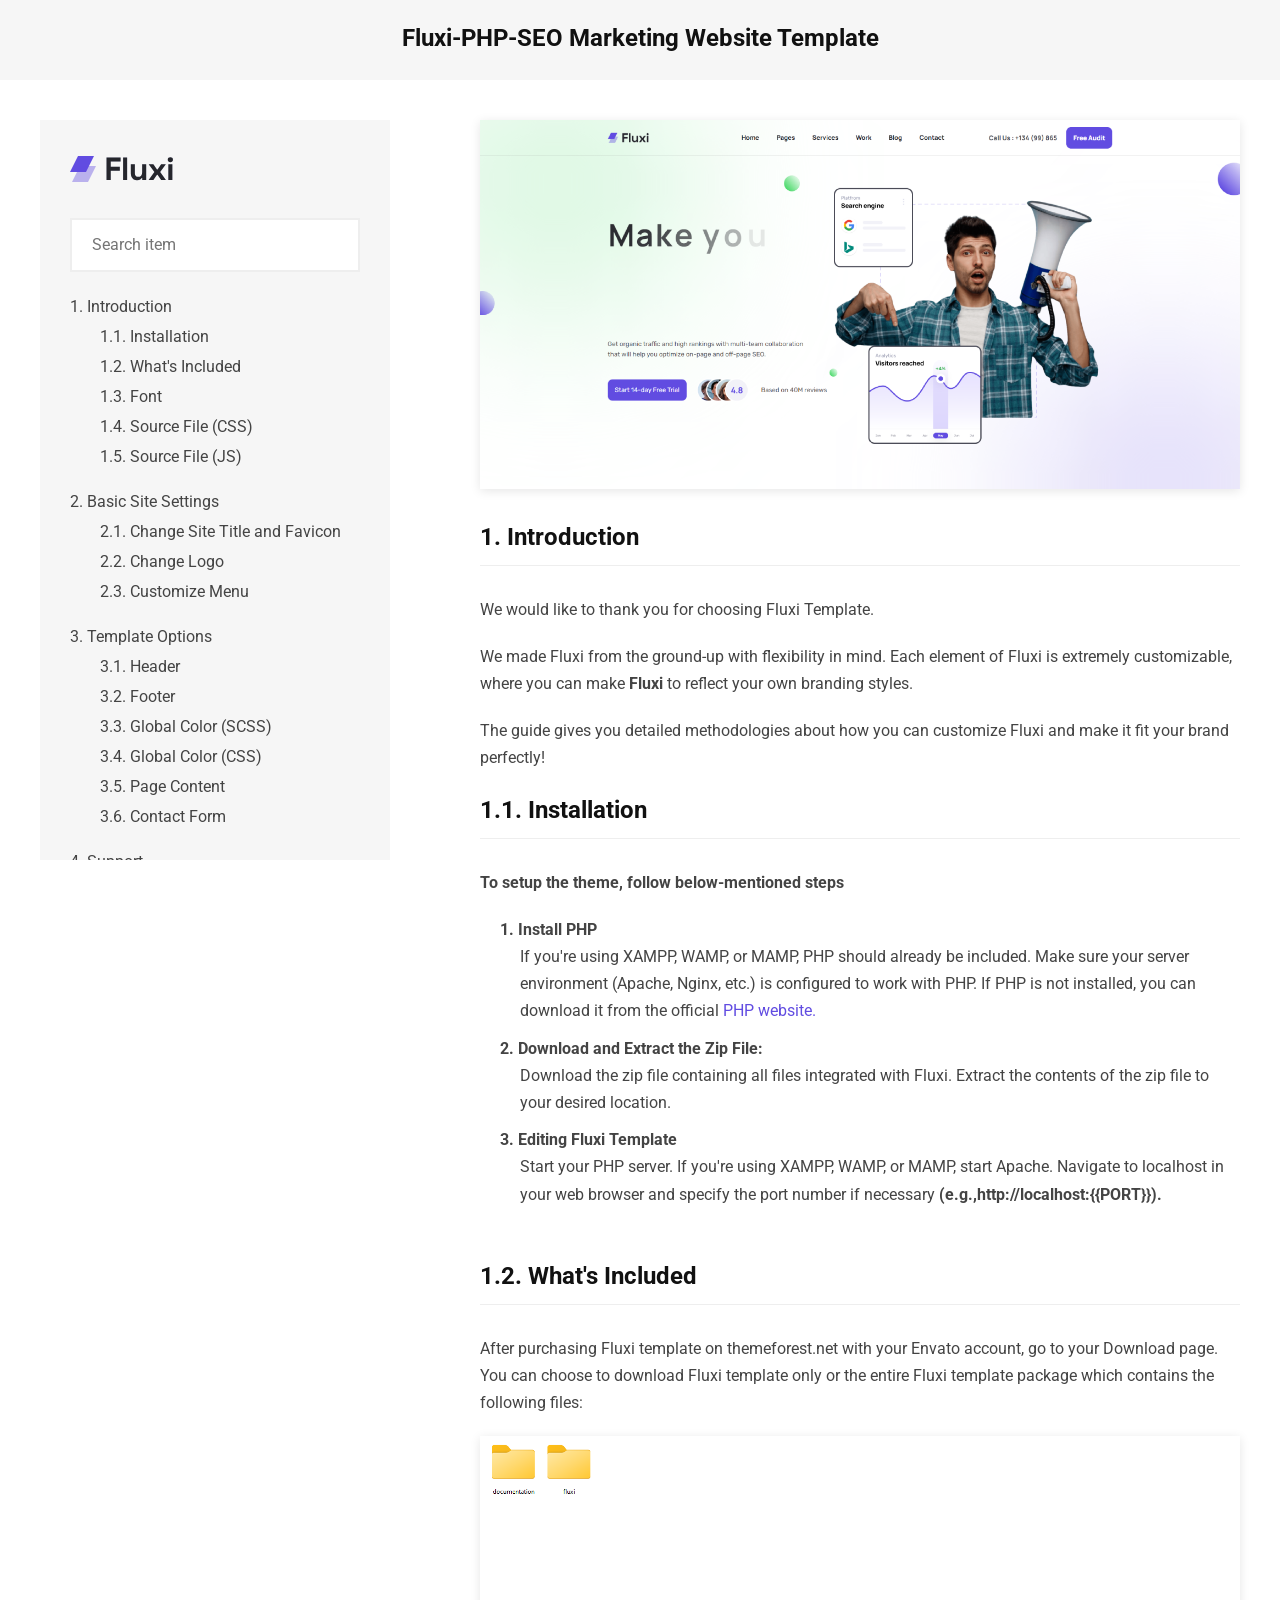
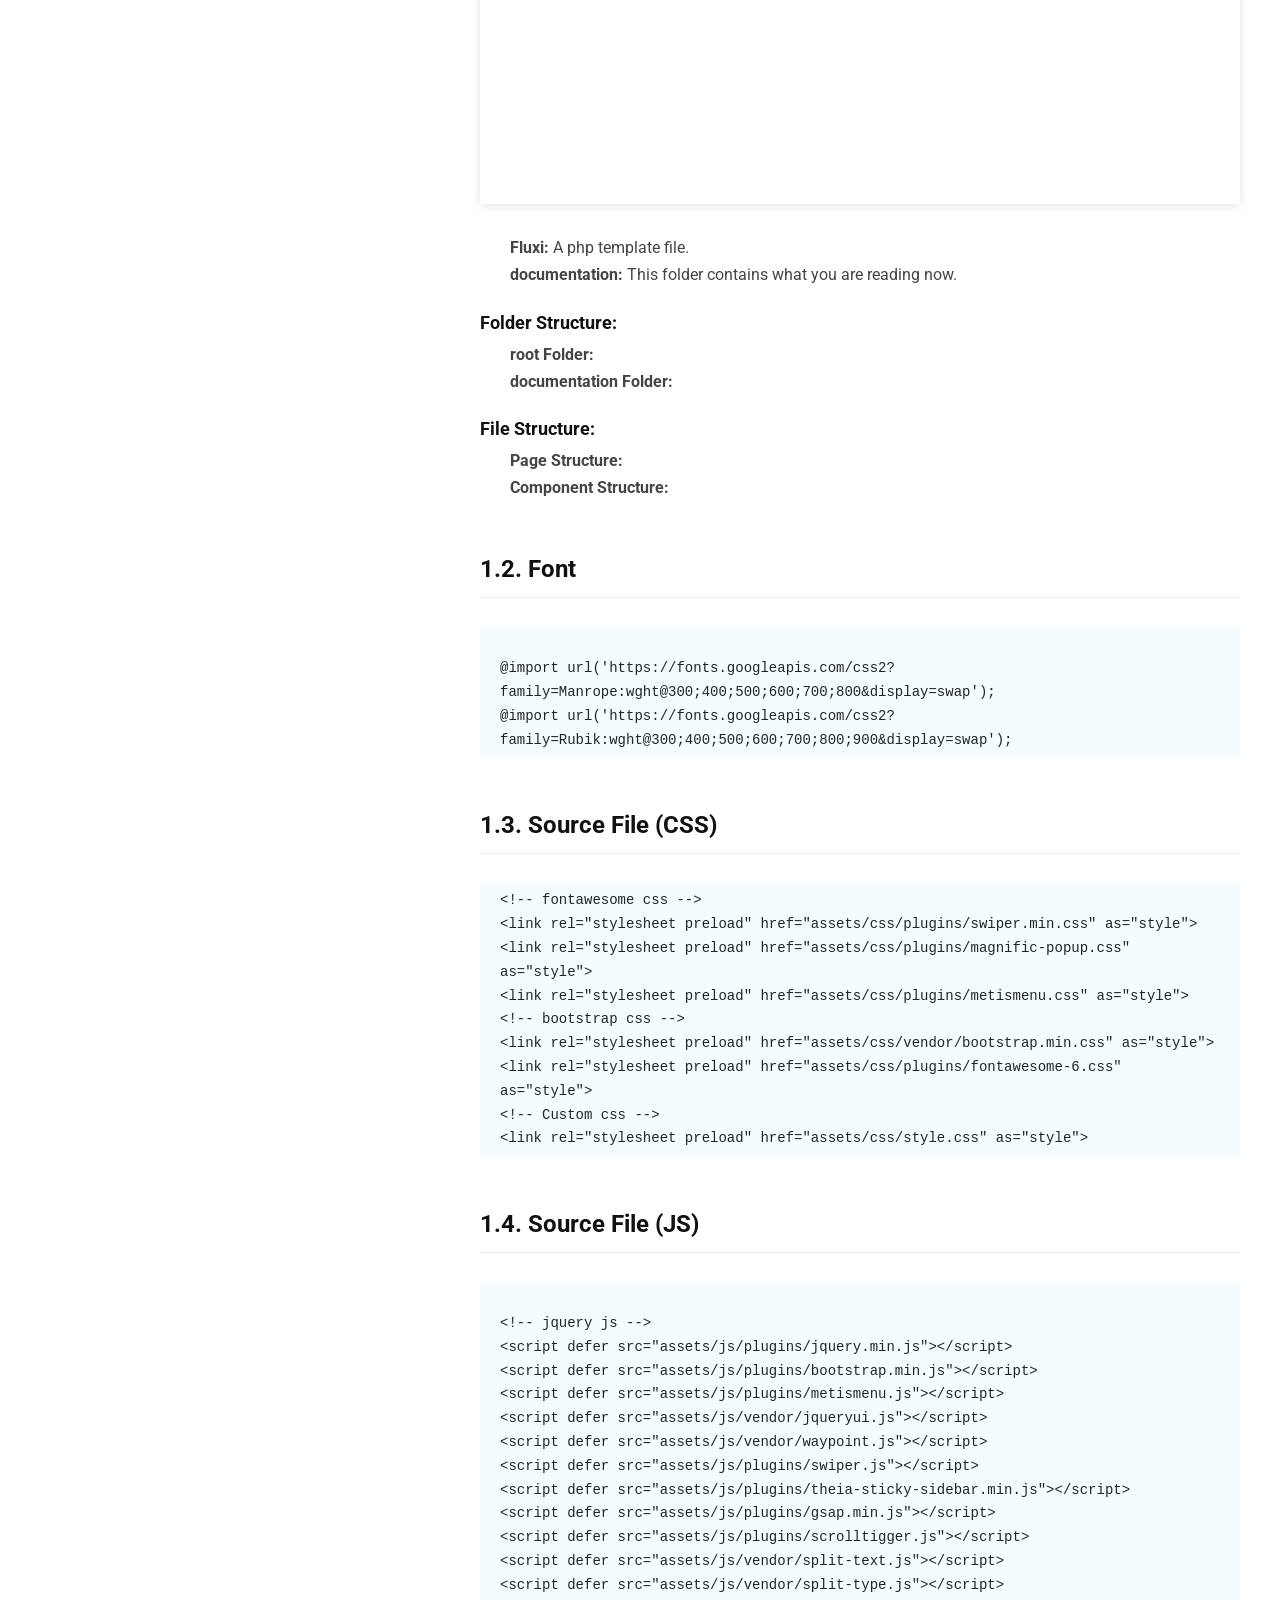
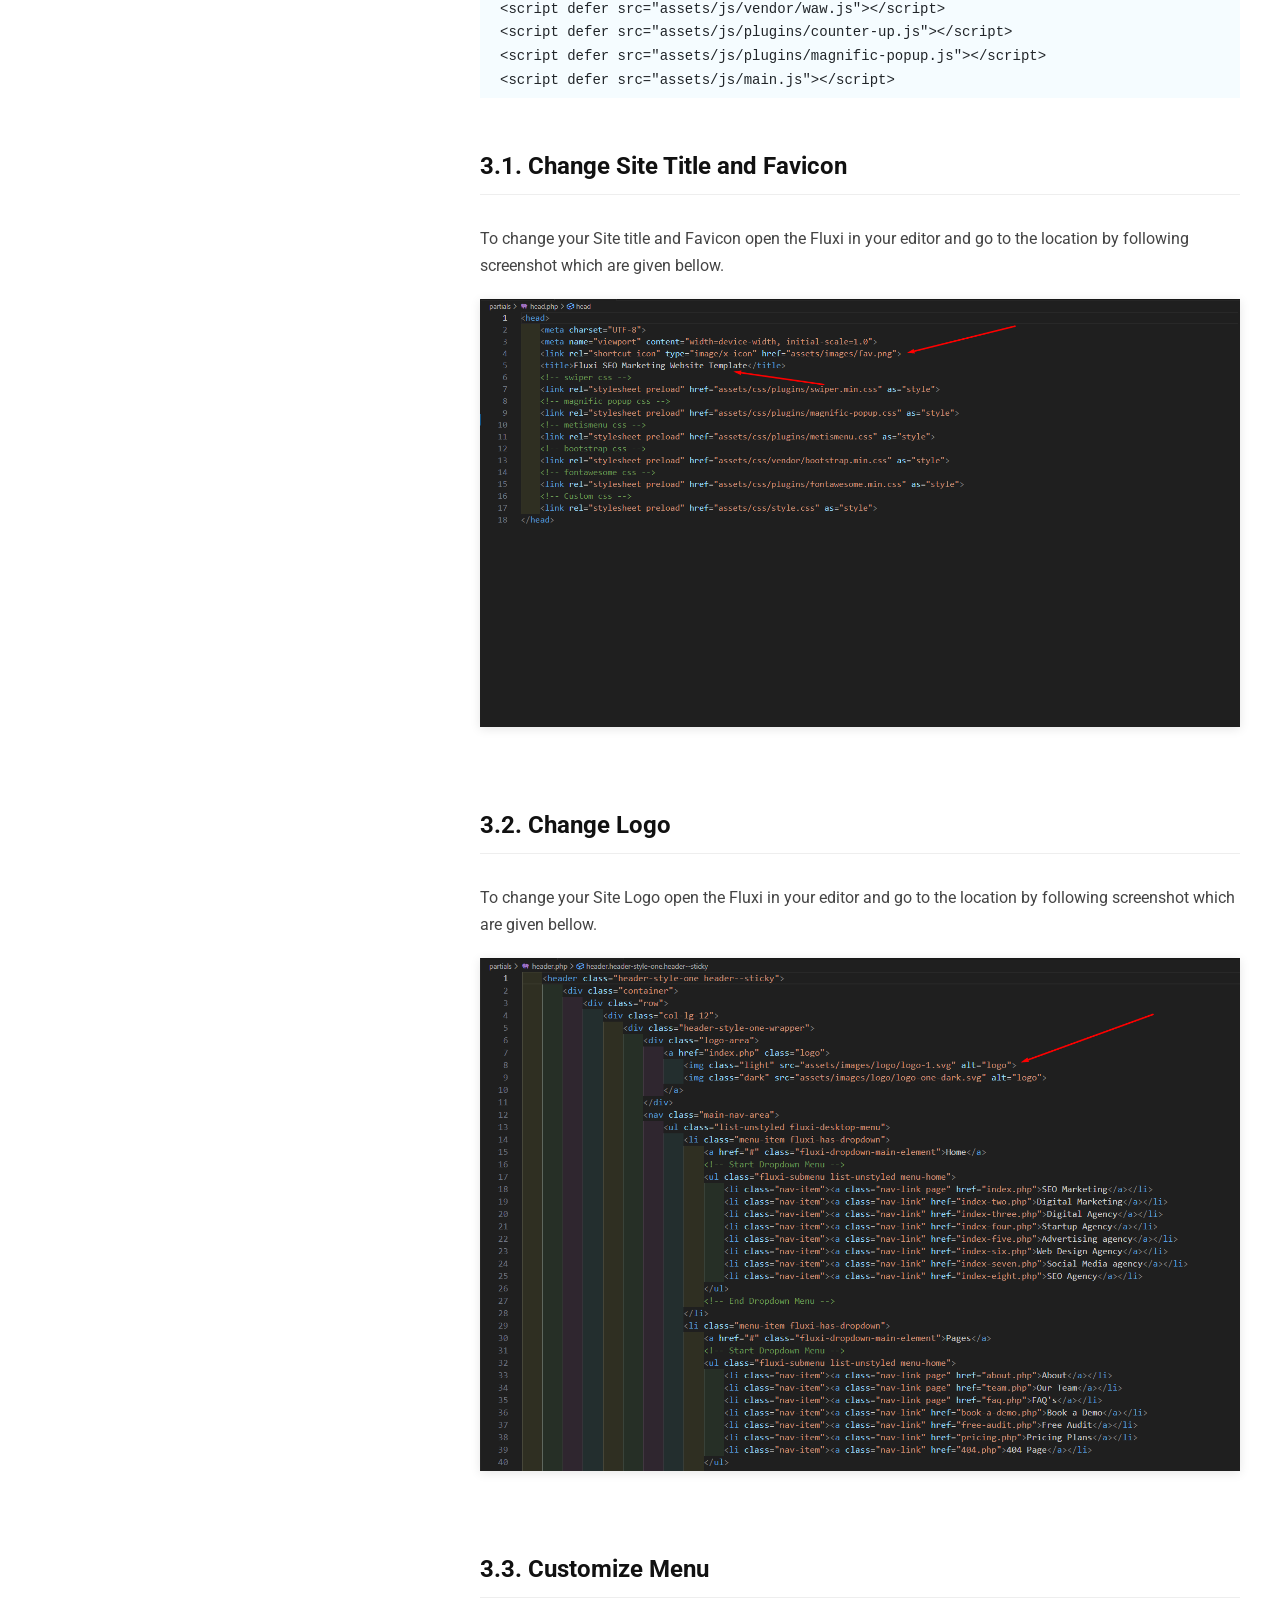
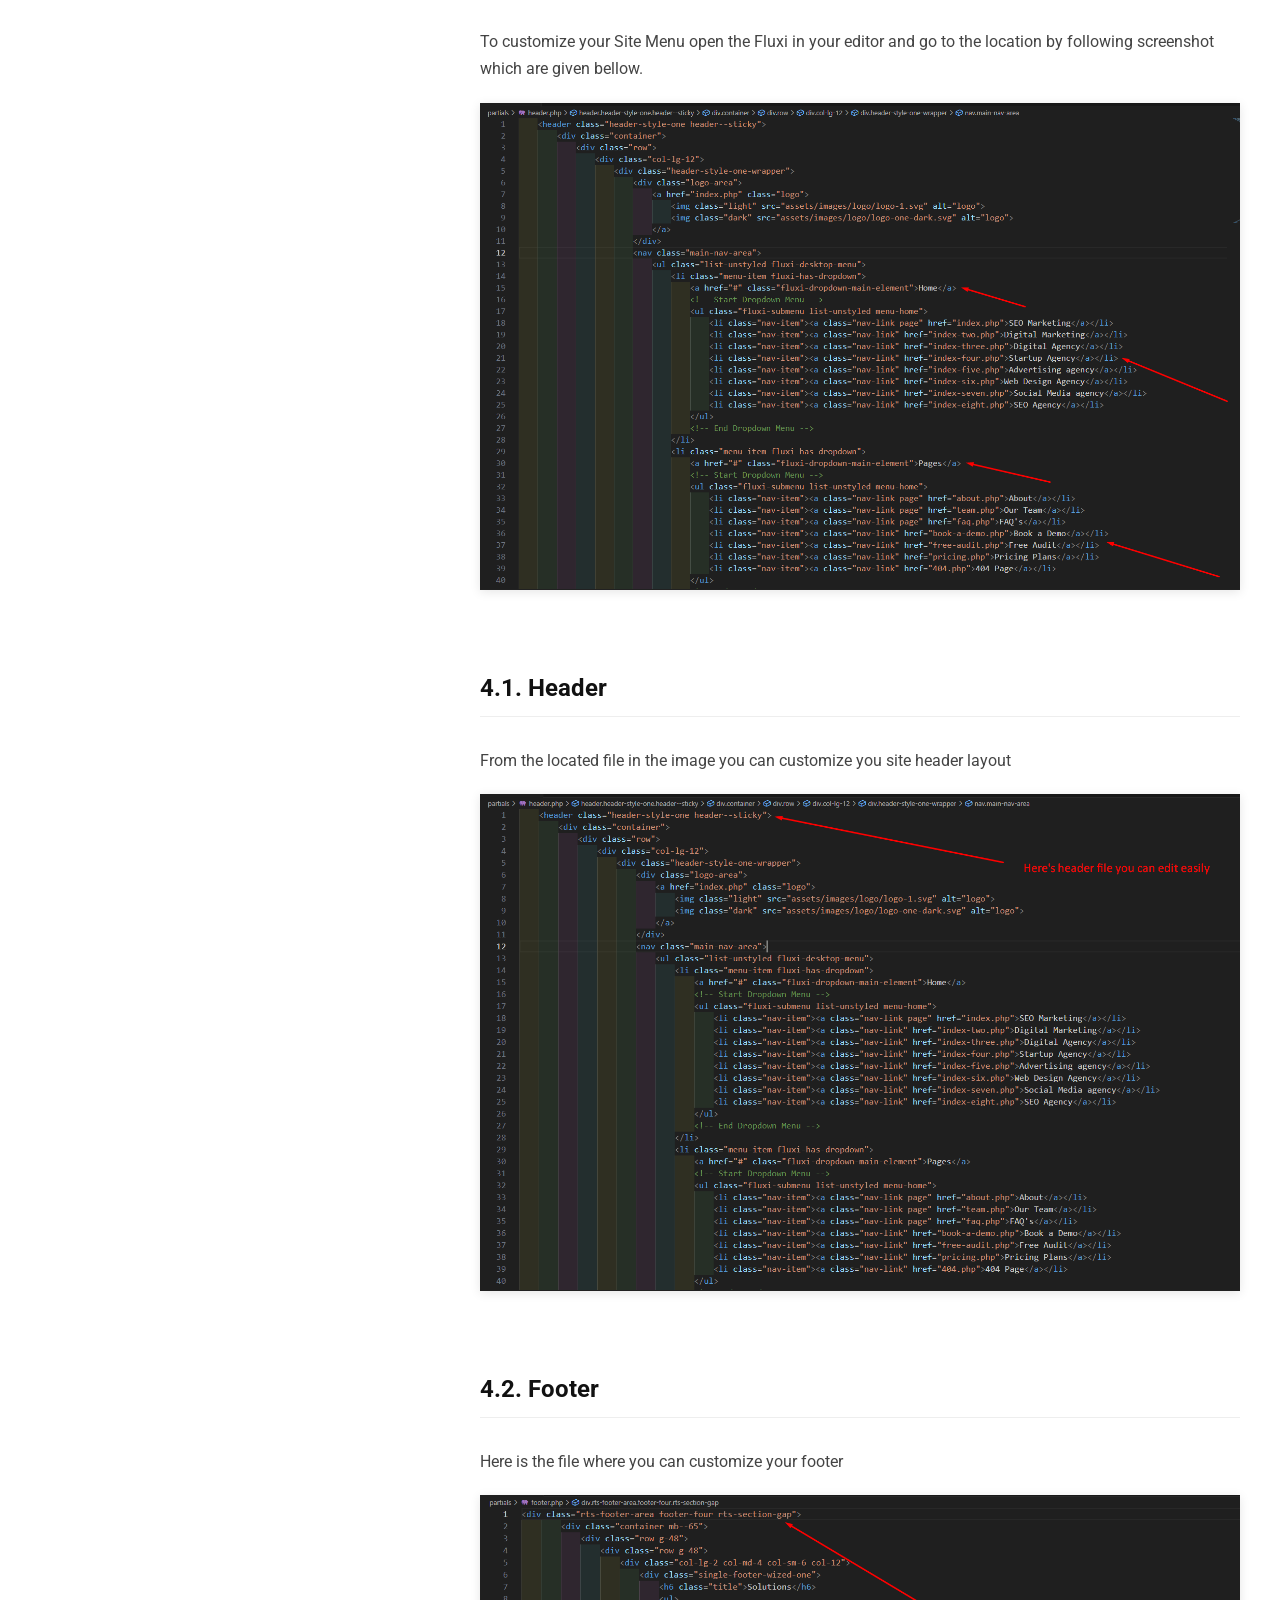
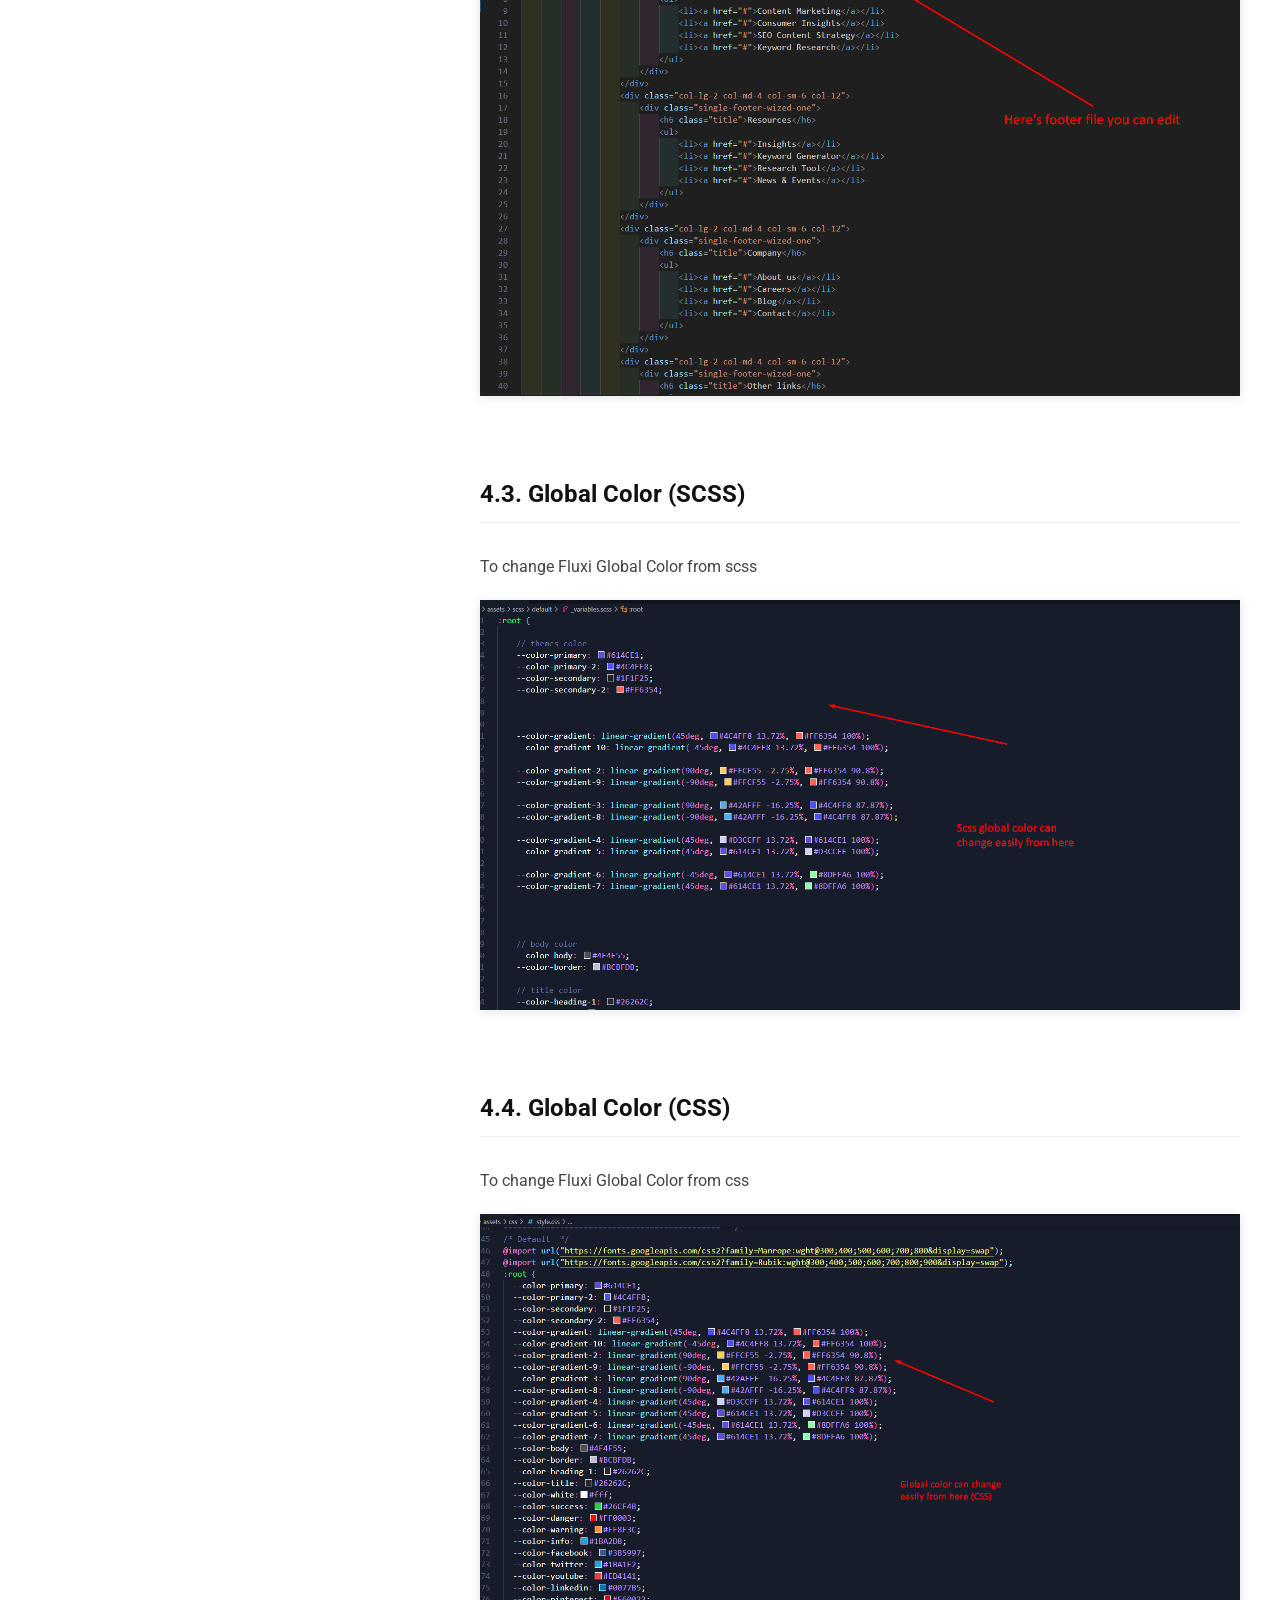
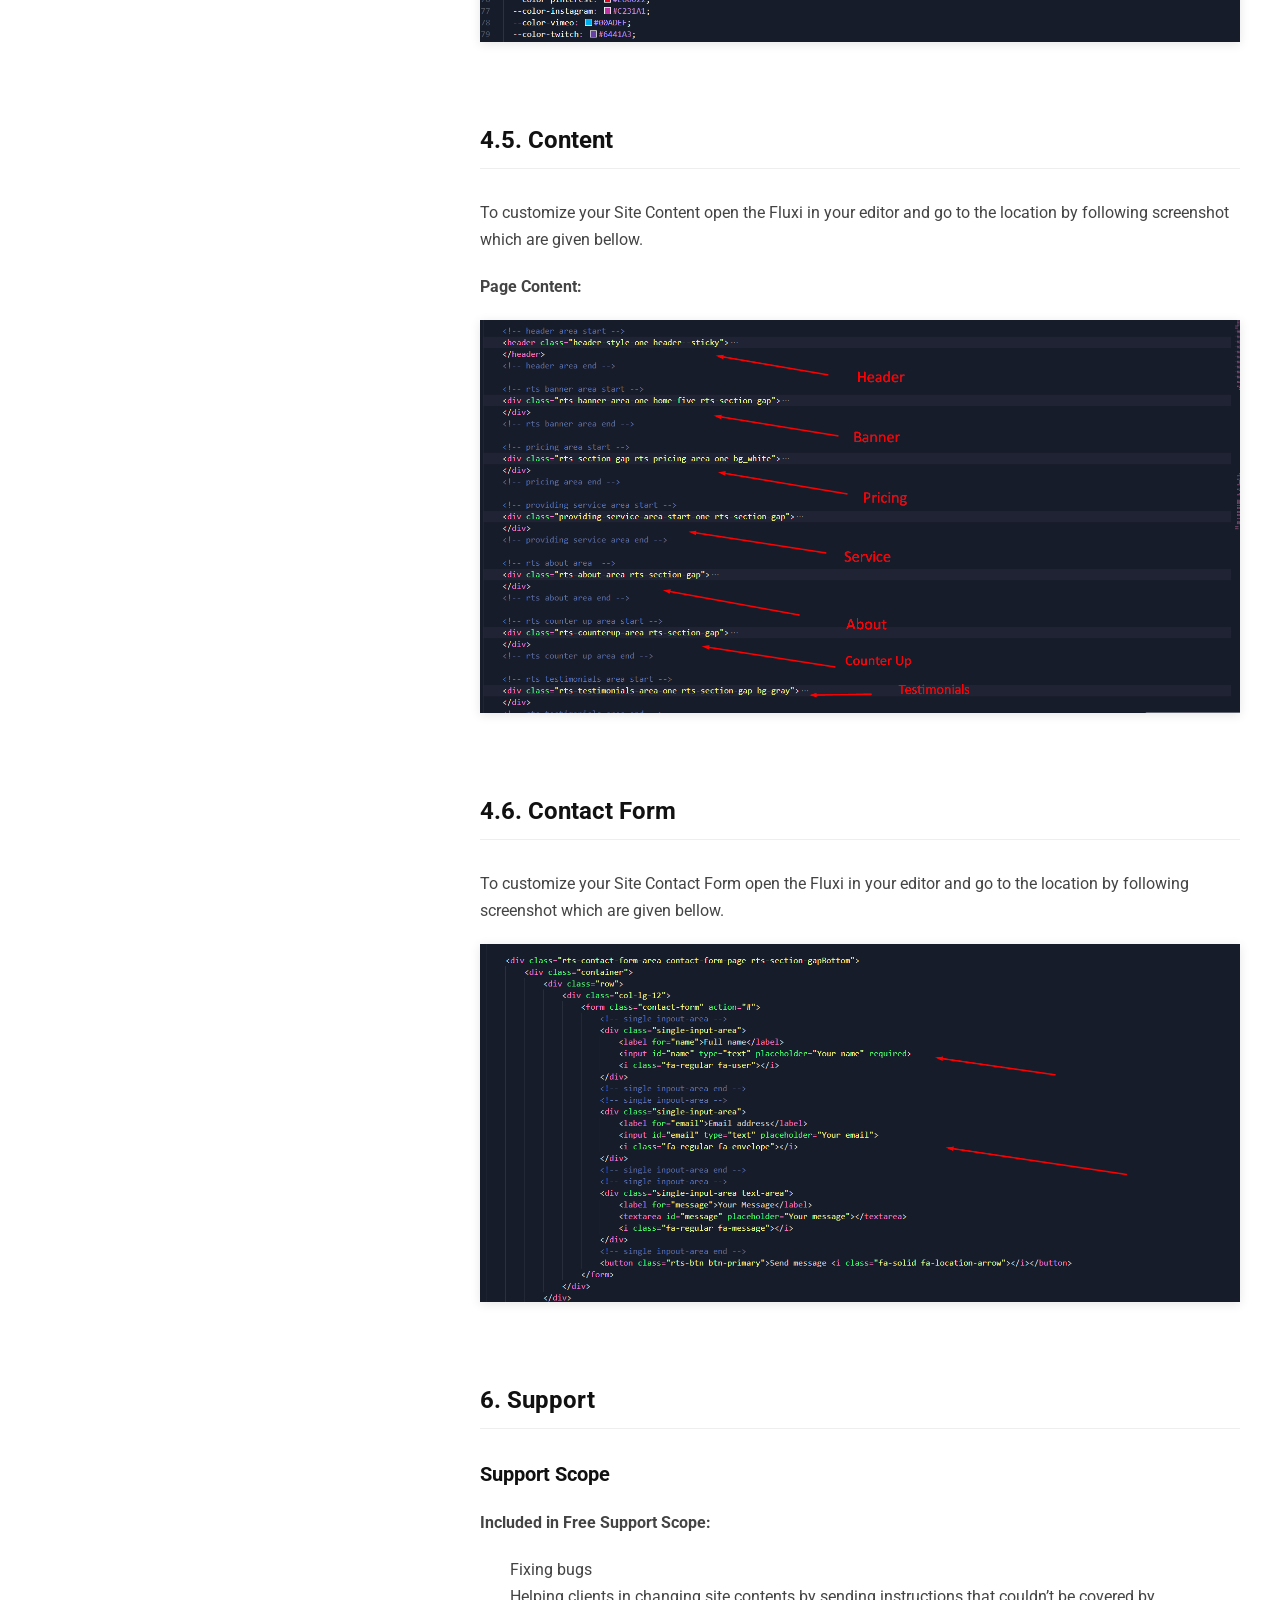
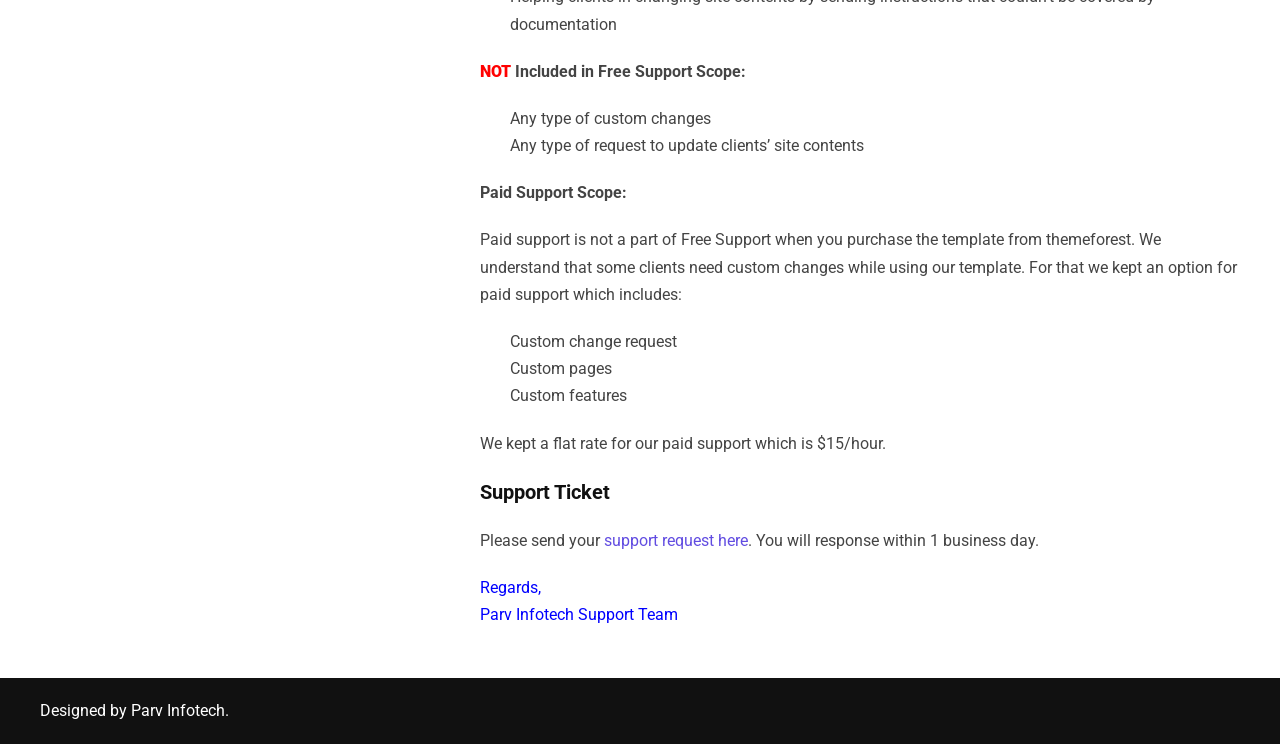
<file: template/documentation/index.html>
<!DOCTYPE html>
<!--[if lt IE 7]>
<html class="no-js lt-ie9 lt-ie8 lt-ie7"> <![endif]-->
<!--[if IE 7]>
<html class="no-js lt-ie9 lt-ie8"> <![endif]-->
<!--[if IE 8]>
<html class="no-js lt-ie9"> <![endif]-->
<!--[if gt IE 8]><!-->
<html class="no-js" lang="zxx">
<!--<![endif]-->

<head>
    <!-- Basic metas-->
    <meta charset="utf-8">
    <meta name="author" content="">
    <meta name="description" content="">
    <meta name="keywords" content="">
    <!-- Mobile specific metas -->
    <meta http-equiv="X-UA-Compatible" content="IE=edge">
    <meta name="viewport" content="width=device-width, initial-scale=1, shrink-to-fit=no">
    <meta name="msapplication-TileColor" content="#ffffff">
    
    <meta name="template-color" content="#ffffff">
    <meta property="og:locale" content="en_US"/>
    <meta property="og:type" content="website"/>
    <meta property="og:title" content="Documentation"/>

    <link rel="shortcut icon" type="image/x-icon" href="assets/images/fav.png">

    <!-- Page Title -->
    <title>Fluxi - PHP - SEO Marketing Website Template</title>
    
    <meta name="template-color" content="#ffffff">
    <!-- Icon fonts -->
    <link href="https://fonts.googleapis.com/css?family=Roboto:300,400,500,500i,700,700i,900" rel="stylesheet">
    <link rel="stylesheet" type="text/css" href="assets/css/fontawesome-all.min.css">
    <!-- Bootstrap -->
    <link rel="stylesheet" type="text/css" href="assets/css/vendor/bootstrap.min.css">
    <!-- Custom css -->
    <link rel="stylesheet" type="text/css" href="assets/css/main.css">
</head>

<body>
<!-- Header starts -->
<a href="#top" class="back-to-top"><i class="fal fa-arrow-up"></i></a>
<header class="page-header" id="top">
    <div class="container-fluid">
        <h3 class="text-center">Fluxi-PHP-SEO Marketing Website Template</h3>
    </div>
    <!-- End of .container -->
</header>
<!-- End of .page-header -->

<!-- End of .main-content -->
<div class="main-content-wrapper">
    <div class="container-fluid">
        <div class="main-content p-t-40">
            <aside class="sidebar-navigation">
                <nav class="nav">
                    <div class="logo-wrapper m-b-30">
                        <img src="assets/images/logo.svg" alt="logo">
                    </div>
                    <form action="#" class="search-form m-b-20">
                        <div class="input-group">
                            <input type="text" class="search-input" placeholder="Search item">
                        </div>
                    </form>
                    <ol class="doc-nav">
                        <li>
                            <a class="nav-link" href="#section-1">Introduction</a>
                            <ol class="sub-nav">
                                <li><a class="nav-link" href="#section-1-1">Installation</a></li>
                                <li><a class="nav-link" href="#section-1-2">What's Included</a></li>
                                <li><a class="nav-link" href="#section-1-3">Font</a></li>
                                <li><a class="nav-link" href="#section-1-4">Source File (CSS)</a></li>
                                <li><a class="nav-link" href="#section-1-5">Source File (JS)</a></li>
                            </ol>
                        </li>
                        <li>
                            <a class="nav-link" href="#section-3-1">Basic Site Settings</a>
                            <ol class="sub-nav">
                                <li><a class="nav-link" href="#section-3-1">Change Site Title and Favicon</a></li>
                                <li><a class="nav-link" href="#section-3-2">Change Logo</a></li>
                                <li><a class="nav-link" href="#section-3-3">Customize Menu</a></li>
                            </ol>
                        </li>
                        <li>
                            <a class="nav-link" href="#section-4-1">Template Options</a>
                            <ol class="sub-nav">
                                <li><a class="nav-link" href="#section-4-1">Header</a></li>
                                <li><a class="nav-link" href="#section-4-2">Footer</a></li>
                                <li><a class="nav-link" href="#section-4-3">Global Color (SCSS)</a></li>   
                                <li><a class="nav-link" href="#section-4-4">Global Color (CSS)</a></li>   
                                <li><a class="nav-link" href="#section-4-5">Page Content</a></li>
                                <li><a class="nav-link" href="#section-4-6">Contact Form</a></li> 
                            </ol>
                        </li>
                        <li><a class="nav-link" href="#section-6">Support</a></li>
                    </ol>
                </nav>
            </aside>
            <main class="main">
                <div class="filterable-wrapper">
                    <div className="banner-wrapper mb-30">
                        <img src="assets/images/fluxi.png" alt="banner">
                    </div>
                    <section id="section-1">
                        <h3 class="mt-0">1. Introduction</h3>
                        <p>We would like to thank you for choosing Fluxi Template. </p>
                        <p>We made Fluxi from the ground-up with flexibility in mind. Each element of Fluxi
                            is extremely customizable, where you can make <strong>Fluxi</strong> to reflect your own branding styles.</p>
                        <p> The guide gives you detailed methodologies about how you can customize Fluxi and
                            make it fit your brand perfectly! </p>
                    </section>

                    <section id="section-1-1">
                        <h3 class="mt-0">1.1. Installation</h3>
                        <div class="install-mine">
                            <p ><b>To setup the theme, follow below-mentioned steps </b></p>
                            <ul>
                                <li><b>1. Install PHP</b> 
                                    <ul>
                                        <li>If you're using XAMPP, WAMP, or MAMP, PHP should already be included. Make sure your server environment (Apache, Nginx, etc.) is configured to work with PHP. If PHP is not installed, you can download it from the official <a href="https://www.php.net/downloads">PHP website.</a></li>
                                    </ul>
                                </li> 
                                <li><b>2. Download and Extract the Zip File:</b>
                                    <ul>
                                        <li>Download the zip file containing all files integrated with Fluxi. Extract the contents of the zip file to your desired location.</li>
                                    </ul>
                                </li>                                
                                <li><b>3. Editing Fluxi Template</b>
                                    <ul>
                                        <li>Start your PHP server. If you're using XAMPP, WAMP, or MAMP, start Apache. Navigate to localhost in your web browser and specify the port number if necessary <b>(e.g.,http://localhost:{{PORT}}).</b></li>
                                    </ul>
                                </li>                                                                                                                                                            
                            </ul>
                        </div>
                    </section>

                    <!-- Start of #section-1.2 -->
                    <section id="section-1-2">
                        <h3>1.2. What's Included</h3>

                        <p>After purchasing Fluxi template on themeforest.net with your Envato account, go to your
                            Download page. You can choose to download Fluxi template only or the entire
                            Fluxi template package which contains the following files:</p>

                        <img src="assets/images/doc/include.png" alt="Fluxi">
                        <ul>
                            <li><strong>Fluxi:</strong> A php template file.</li>
                            <li><strong>documentation:</strong> This folder contains what you are reading now.</li>
                        </ul>

                        <h5>Folder Structure:</h5>
                        <ul>
                            <li><strong>root Folder:</strong></li>
                            <li><strong>documentation Folder:</strong></li>
                        </ul>

                        <h5>File Structure:</h5>
                        <ul>
                            <li><strong>Page Structure:</strong></li>
                            <li><strong>Component Structure:</strong></li>
                        </ul>


                    </section>
                    <section id="section-1-2">
                        <h3>1.2. Font</h3>

                        <pre>		
                            @import url('https://fonts.googleapis.com/css2?family=Manrope:wght@300;400;500;600;700;800&display=swap');
                            @import url('https://fonts.googleapis.com/css2?family=Rubik:wght@300;400;500;600;700;800;900&display=swap');
                        </pre>


                    </section>
                    <section id="section-1-3">
                        <h3>1.3. Source File (CSS)</h3>

                        <pre>
                            &lt;!-- fontawesome css --&gt;
                            &lt;link  rel="stylesheet preload" href="assets/css/plugins/swiper.min.css" as="style"&gt;
                            &lt;link  rel="stylesheet preload" href="assets/css/plugins/magnific-popup.css" as="style"&gt;
                            &lt;link  rel="stylesheet preload" href="assets/css/plugins/metismenu.css" as="style"&gt;
                            &lt;!-- bootstrap css --&gt;
                            &lt;link  rel="stylesheet preload" href="assets/css/vendor/bootstrap.min.css" as="style"&gt;
                            &lt;link  rel="stylesheet preload" href="assets/css/plugins/fontawesome-6.css" as="style"&gt;
                            &lt;!-- Custom css --&gt;
                            &lt;link  rel="stylesheet preload" href="assets/css/style.css" as="style"&gt;
                        </pre>


                    </section>
                    <section id="section-1-4">
                        <h3>1.4. Source File (JS)</h3>
                        <pre>			
                            &lt;!-- jquery js --&gt;
                            &lt;script defer src="assets/js/plugins/jquery.min.js"&gt;&lt;/script&gt;
                            &lt;script defer src="assets/js/plugins/bootstrap.min.js"&gt;&lt;/script&gt;
                            &lt;script defer src="assets/js/plugins/metismenu.js"&gt;&lt;/script&gt;
                            &lt;script defer src="assets/js/vendor/jqueryui.js"&gt;&lt;/script&gt;
                            &lt;script defer src="assets/js/vendor/waypoint.js"&gt;&lt;/script&gt;
                            &lt;script defer src="assets/js/plugins/swiper.js"&gt;&lt;/script&gt;
                            &lt;script defer src="assets/js/plugins/theia-sticky-sidebar.min.js"&gt;&lt;/script&gt;
                            &lt;script defer src="assets/js/plugins/gsap.min.js"&gt;&lt;/script&gt;
                            &lt;script defer src="assets/js/plugins/scrolltigger.js"&gt;&lt;/script&gt;
                            &lt;script defer src="assets/js/vendor/split-text.js"&gt;&lt;/script&gt;
                            &lt;script defer src="assets/js/vendor/split-type.js"&gt;&lt;/script&gt;
                            &lt;script defer src="assets/js/vendor/waw.js"&gt;&lt;/script&gt;
                            &lt;script defer src="assets/js/plugins/counter-up.js"&gt;&lt;/script&gt;
                            &lt;script defer src="assets/js/plugins/magnific-popup.js"&gt;&lt;/script&gt;
                            &lt;script defer src="assets/js/main.js"&gt;&lt;/script&gt;
                        </pre>
                    </section>

                    <!-- Start of #section-3 -->
                    <section id="section-3-1">
                        <h3>3.1. Change Site Title and Favicon</h3>
                        <p>To change your Site title and Favicon open the Fluxi in your editor and go to the
                            location
                            by following screenshot which are given bellow.</p>
                        <img src="assets/images/doc/title.png" alt="doc">
                    </section>

                    <!-- Start of #section-3.2 -->
                    <section id="section-3-2">
                        <h3>3.2. Change Logo</h3>
                        <p>To change your Site Logo open the Fluxi in your editor and go to the location by
                            following screenshot which are given bellow.</p>
                        <img src="assets/images/doc/logo.png" alt="doc">
                    </section>

                    <!-- Start of #section-3.3 -->
                    <section id="section-3-3">
                        <h3>3.3. Customize Menu</h3>
                        <p>To customize your Site Menu open the Fluxi in your editor and go to the location by
                            following screenshot which are given bellow.</p>
                        <img src="assets/images/doc/menu.png" alt="doc">
                    </section>

                    <!-- Start of #section-4.1 -->
                    <section id="section-4-1">
                        <h3>4.1. Header</h3>
                        <p>From the located file in the image you can customize you site header layout</p>
                        <img src="assets/images/doc/header.png" alt="doc">
                    </section>

                    <!-- Start of #section-4.2 -->
                    <section id="section-4-2">
                        <h3>4.2. Footer</h3>
                        <p>Here is the file where you can customize your footer</p>
                        <img src="assets/images/doc/footer.png" alt="doc">
                    </section>

                    <!-- Start of #section-4.3 -->
                    <section id="section-4-3">
                        <h3>4.3. Global Color (SCSS)</h3>
                        <p>To change Fluxi Global Color from scss</p>
                        <img src="assets/images/doc/color-2.png" alt="doc">
                    </section>
                    <!-- Start of #section-4.3 -->
                    <section id="section-4-4">
                        <h3>4.4. Global Color (CSS)</h3>
                        <p>To change Fluxi Global Color from css</p>
                        <img src="assets/images/doc/color.png" alt="doc">
                    </section>
                    
                    <!-- Start of #section-4.5 -->
                    <section id="section-4-5">
                        <h3>4.5. Content</h3>
                        <p>To customize your Site Content open the Fluxi in your editor and go to the location by
                            following screenshot which are given bellow.</p>
                        <p><strong>Page Content:</strong></p>
                        <img src="assets/images/doc/page-content.png" alt="doc">
                    </section>
                    
                    <!-- Start of #section-4.6 -->
                    <section id="section-4-6">
                        <h3>4.6. Contact Form</h3>
                        <p>To customize your Site Contact Form open the Fluxi in your editor and go to the location by following screenshot which are given bellow.</p>
                        <img src="assets/images/doc/contact.png" alt="doc">
                    </section>
                    <!-- Start of #section-6 -->
                    <section id="section-6">
                        <h3>6. Support</h3>
                        <h4>Support Scope</h4>
                        <p><strong>Included in Free Support Scope:</strong></p>
                        <ul>
                            <li>Fixing bugs</li>
                            <li>Helping clients in changing site contents by sending instructions that couldn’t be
                                covered by documentation
                            </li>
                        </ul>
                        <p><strong><strong style="color:red">NOT</strong> Included in Free Support Scope:</strong>
                        </p>
                        <ul>
                            <li>Any type of custom changes</li>
                            <li>Any type of request to update clients’ site contents</li>
                        </ul>
                        <p><strong>Paid Support Scope:</strong></p>
                        <p>Paid support is not a part of Free Support when you purchase the template from themeforest.
                            We understand that some clients need custom changes while using our template. For that we
                            kept an option for paid support which includes:</p>
                        <ul>
                            <li>Custom change request</li>
                            <li>Custom pages</li>
                            <li>Custom features</li>
                        </ul>
                        <p>We kept a flat rate for our paid support which is $15/hour.</p>

                        <h4>Support Ticket</h4>
                        <p>Please send your <a target="_blank" href="https://themeforest.net/user/parvinfotech/portfolio">support request here</a>.
                            You will response within 1
                            business day.</p>
                    </section>
                    <section>
                        <p style="color:blue">Regards,
                        <br>Parv Infotech Support Team</p>
                    </section>
                </div>
                <!-- End of .filterable-wrapper -->
            </main>
        </div>
        <!-- End of .main-content -->
    </div>
    <!-- End of .container -->
</div>
<!-- End of .main-content -->
<footer class="page-footer">
    <div class="container-fluid">
        <p>Designed by <a href="https://themeforest.net/user/parvinfotech/portfolio">Parv Infotech</a>.</p>
    </div>
    <!-- End of .page-footer -->
</footer>
<!-- End of .page-footer -->
<!-- Javascripts
    ======================================= -->
<!-- jQuery -->
<script src="assets/js/vendor/jquery.min.js"></script>
<script src="assets/js/vendor/jquery-migrate.min.js"></script>
<script src="assets/js/vendor/bootstrap.bundle.min.js"></script>
<!-- jQuery Easing Plugin -->
<script src="assets/js/vendor/easing-1.3.js"></script>
<!-- Custom Script -->
<script src="assets/js/main.js"></script>
<script>
    if (/MSIE \d|Trident.*rv:/.test(navigator.userAgent)) {
        document.write('<script src="https://cdn.jsdelivr.net/npm/css-vars-ponyfill@1"><\/script>');
        document.write('<script src="assets/js/ie.js"><\/script>');
    }
</script>
</body>

</html>
</file>
<file: docs/assets/site.css>
@import url('https://fonts.googleapis.com/css2?family=DM+Mono:wght@400;500&family=DM+Sans:wght@400;500;600;700&family=Manrope:wght@400;500;600;700;800&display=swap');
:root{--bg:#09111f;--bg2:#0c1728;--panel:#101e31;--line:rgba(178,199,224,.14);--text:#edf3fb;--muted:#95a6bb;--mint:#73f2c4;--blue:#7aa7ff;--purple:#b79bff;--mono:'DM Mono',monospace;--sans:'DM Sans',sans-serif;--display:'Manrope',sans-serif}
*{box-sizing:border-box}html{scroll-behavior:smooth;scroll-padding-top:88px}body{margin:0;background:var(--bg);color:var(--text);font-family:var(--sans);line-height:1.65;-webkit-font-smoothing:antialiased}a{color:inherit;text-decoration:none}.container{width:min(1160px,calc(100% - 48px));margin:auto}.section{padding:112px 0}.skip-link{position:absolute;left:-999px;top:10px;background:var(--mint);color:#08111e;padding:10px 16px;z-index:100}.skip-link:focus{left:10px}.site-header{height:78px;position:sticky;top:0;z-index:20;background:rgba(9,17,31,.86);backdrop-filter:blur(18px);border-bottom:1px solid var(--line)}.nav-wrap{height:100%;display:flex;align-items:center;justify-content:space-between}.brand{display:flex;align-items:center;gap:10px;font:800 21px var(--display);letter-spacing:-1px}.brand-mark{width:34px;height:34px;display:grid;place-items:center;border:1px solid rgba(115,242,196,.45);border-radius:10px;color:var(--mint);font:800 19px var(--display)}.brand-mark span,.visual-symbol span{color:var(--mint)}.nav-links{display:flex;align-items:center;gap:35px;font-size:13px;color:#b3c0d1}.nav-links a{transition:color .2s}.nav-links a:hover,.text-link:hover{color:var(--mint)}.nav-cta{padding:10px 16px;border:1px solid var(--line);border-radius:4px;color:var(--text)!important}.nav-cta span{color:var(--mint);margin-left:7px}.menu-toggle{display:none;background:none;border:0}.hero{min-height:690px;padding:112px 0 28px;position:relative;overflow:hidden;background:radial-gradient(ellipse at 80% 40%,rgba(63,103,173,.17),transparent 40%),radial-gradient(ellipse at 12% 80%,rgba(50,179,150,.08),transparent 38%)}.hero-grid{display:grid;grid-template-columns:1.06fr .94fr;gap:40px;align-items:center}.eyebrow,.section-index,.hero-meta,.hero-bottom,.visual-caption,.project-type,.card-number,.console-top,.console-line>span,.console-line em,.console-foot,.footer-bottom,.back-top{font:10px var(--mono);letter-spacing:1.35px}.eyebrow{color:#afbed0;display:flex;align-items:center;gap:10px}.pulse{width:7px;height:7px;border-radius:50%;background:var(--mint);box-shadow:0 0 15px var(--mint)}.hero-kicker{margin:45px 0 8px;color:var(--mint);font:13px var(--mono)}h1,h2,h3,p{margin-top:0}h1,h2{font-family:var(--display);letter-spacing:-2.8px;line-height:1.08}h1{font-size:clamp(52px,6vw,78px);margin-bottom:25px}h2{font-size:clamp(40px,4.7vw,60px);margin-bottom:0}.gradient-text{background:linear-gradient(100deg,var(--mint),#84ccfa 52%,var(--purple));-webkit-background-clip:text;background-clip:text;color:transparent}.hero-lead{max-width:565px;color:#aab9cb;font-size:16px;line-height:1.9}.hero-lead strong{color:#e7eef8;font-weight:600}.hero-actions{display:flex;gap:14px;align-items:center;margin-top:32px}.button{min-height:48px;padding:0 19px;display:inline-flex;align-items:center;gap:15px;font-size:13px;font-weight:700;border:1px solid transparent;border-radius:4px;transition:transform .2s,border-color .2s,background .2s}.button:hover{transform:translateY(-2px)}.button span{font-size:17px}.button-primary{background:var(--mint);color:#07141d}.button-primary:hover{background:#9affd9}.button-quiet,.button-outline{border-color:var(--line);color:var(--text)}.button-quiet:hover,.button-outline:hover{border-color:var(--mint)}.hero-meta{display:flex;align-items:center;gap:11px;margin-top:58px;color:#8394aa;font-size:9px}.meta-line{width:28px;height:1px;background:var(--mint)}.meta-dot{color:var(--mint)}.hero-visual{height:465px;position:relative;display:grid;place-items:center}.orbit{position:absolute;border:1px solid rgba(140,173,209,.14);border-radius:50%;transform:rotate(-22deg)}.orbit-one{width:390px;height:390px}.orbit-two{width:300px;height:300px;border-style:dashed;animation:spin 55s linear infinite}.orbit-three{width:475px;height:210px;transform:rotate(55deg);border-color:rgba(115,242,196,.16)}@keyframes spin{to{transform:rotate(338deg)}}.visual-center{width:190px;height:190px;border-radius:50%;background:radial-gradient(circle at 35% 30%,#213d55,#0b1727 70%);border:1px solid rgba(115,242,196,.35);box-shadow:0 0 70px rgba(80,206,176,.13),inset 0 0 35px rgba(115,242,196,.07);display:flex;flex-direction:column;align-items:center;justify-content:center;z-index:2}.visual-symbol{font:800 62px var(--display);line-height:1;color:#edf8ff}.visual-center small{font:9px var(--mono);letter-spacing:3px;color:var(--mint);margin-top:8px}.visual-center b{font:10px var(--sans);font-weight:500;color:#9fb0c3;margin-top:11px}.node{position:absolute;width:94px;height:85px;background:rgba(17,32,52,.92);border:1px solid rgba(137,172,204,.23);border-radius:12px;display:flex;flex-direction:column;align-items:center;justify-content:center;gap:7px;z-index:3;box-shadow:0 18px 40px rgba(0,0,0,.2)}.node span{font-size:24px;color:var(--mint)}.node small{font:8px var(--mono);letter-spacing:1px;color:#b2c2d4}.node-top{top:8px;left:calc(50% - 47px)}.node-right{right:-4px;top:42%}.node-bottom{bottom:10px;left:calc(50% - 47px)}.node-left{left:-4px;top:42%}.visual-caption{position:absolute;bottom:-22px;color:#70859d;font-size:8px;letter-spacing:2px}.hero-bottom{display:flex;justify-content:space-between;color:#71839a;font-size:9px;margin-top:50px}.down-arrow{color:var(--mint);font-size:15px;margin-left:8px}.ticker{height:64px;border-top:1px solid var(--line);border-bottom:1px solid var(--line);background:#0b1626;overflow:hidden;display:flex;align-items:center}.ticker-track{display:flex;align-items:center;gap:36px;min-width:max-content;animation:marquee 40s linear infinite;color:#a9b9ca;font:10px var(--mono);letter-spacing:1.5px}.ticker i{color:var(--mint);font-style:normal;font-size:14px}@keyframes marquee{to{transform:translateX(-25%)}}.about-section{background:#0b1524}.two-col{display:grid;grid-template-columns:1fr 1fr;gap:80px}.section-index{color:var(--mint);margin-bottom:27px;font-size:9px}.about-body{padding-top:34px;color:var(--muted);font-size:14px;line-height:1.95}.large-copy{font-size:18px;line-height:1.8;color:#d5dfeb;margin-bottom:20px}.text-link{display:inline-flex;gap:12px;color:var(--mint);font-size:13px;font-weight:700;margin-top:12px}.journey{display:grid;grid-template-columns:1fr 30px 1fr 30px 1fr 30px 1fr;align-items:center;margin-top:82px;padding:26px 28px;border:1px solid var(--line);background:rgba(15,29,47,.58)}.journey-step{display:flex;flex-direction:column;gap:5px}.journey-step>span{font:9px var(--mono);color:var(--mint)}.journey-step b{font:700 16px var(--display)}.journey-step small{font-size:11px;color:#8091a6}.journey-arrow{color:#4c6881;text-align:center}.journey-highlight b{color:var(--mint)}.expertise-section{background:var(--bg)}.section-heading{display:flex;justify-content:space-between;align-items:end;gap:50px;margin-bottom:55px}.section-intro{width:390px;color:var(--muted);font-size:14px;line-height:1.85;margin-bottom:5px}.capability-grid{display:grid;grid-template-columns:repeat(4,1fr);border:1px solid var(--line)}.capability-card{min-height:300px;padding:25px 22px;border-right:1px solid var(--line);position:relative;background:linear-gradient(150deg,rgba(18,34,55,.7),rgba(10,21,36,.35));transition:background .25s}.capability-card:last-child{border:0}.capability-card:hover{background:#13263b}.card-number{position:absolute;top:27px;right:22px;color:#657992}.cap-icon{width:45px;height:45px;display:grid;place-items:center;border:1px solid rgba(115,242,196,.25);border-radius:9px;color:var(--mint);font-size:22px;margin:24px 0}.capability-card h3{font:700 17px var(--display);letter-spacing:-.4px;margin-bottom:12px}.capability-card p{font-size:12px;color:var(--muted);line-height:1.8;min-height:68px}.tag-list{display:flex;flex-wrap:wrap;gap:6px}.tag-list span{padding:5px 8px;border:1px solid var(--line);border-radius:3px;font:9px var(--mono);color:#9dafc3}.projects-section{background:#0b1524}.project-list{border-top:1px solid var(--line)}.project-row{display:grid;grid-template-columns:55px 1fr 160px;gap:24px;padding:30px 12px;border-bottom:1px solid var(--line);align-items:start;transition:background .2s}.project-row:hover{background:rgba(20,39,61,.48)}.project-count{font:11px var(--mono);color:var(--mint);padding-top:4px}.project-type{color:#8396ad;font-size:9px;margin-bottom:10px}.project-main h3{font:700 22px var(--display);letter-spacing:-.6px;margin-bottom:8px}.project-main p{color:var(--muted);font-size:13px;max-width:700px;line-height:1.8;margin-bottom:15px}.project-side{display:flex;justify-content:space-between;align-items:center}.project-status{font:9px var(--mono);letter-spacing:.4px;padding:6px 9px;border:1px solid var(--line);border-radius:3px;color:#b1c0d0}.status-experiment{color:#c8b4ff;border-color:rgba(183,155,255,.3)}.status-built{color:var(--mint);border-color:rgba(115,242,196,.3)}.project-arrow{color:var(--mint);font-size:22px}.center-action{text-align:center;margin-top:38px}.lab-section{background:radial-gradient(ellipse at 78% 50%,rgba(72,113,171,.14),transparent 46%),#09111f}.lab-wrap{display:grid;grid-template-columns:1fr 1fr;gap:90px;align-items:center}.lab-copy .section-intro{width:auto;max-width:490px;margin:27px 0}.lab-console{background:#0d1a2b;border:1px solid rgba(115,242,196,.2);border-radius:7px;box-shadow:0 30px 80px rgba(0,0,0,.2);overflow:hidden}.console-top{height:48px;display:flex;align-items:center;justify-content:space-between;padding:0 18px;border-bottom:1px solid var(--line);color:#94a8bf;font-size:8px}.console-top>span:first-child{display:flex;align-items:center;gap:9px}.console-top i{width:7px;height:7px;background:var(--mint);border-radius:50%;box-shadow:0 0 10px var(--mint)}.console-line{display:grid;grid-template-columns:27px 1fr auto;align-items:center;gap:13px;padding:19px 18px;border-bottom:1px solid rgba(178,199,224,.09)}.console-line>span{color:#627a96;font-size:9px}.console-line b{display:block;font:600 12px var(--sans);color:#e0e9f4}.console-line small{display:block;font:10px var(--mono);color:#7e93ab;margin-top:5px}.console-line em{font-style:normal;font-size:8px;color:#c5aeff}.console-line em.done{color:var(--mint)}.console-foot{padding:16px 18px;color:#7388a1;font-size:8px}.console-cursor{color:var(--mint)}.principles-section{background:#0b1524}.principles-wrap{display:grid;grid-template-columns:.8fr 1.2fr;gap:90px}.principles>div{display:grid;grid-template-columns:45px 1fr;gap:15px;padding:17px 0;border-bottom:1px solid var(--line)}.principles>div:first-child{border-top:1px solid var(--line)}.principles span{font:10px var(--mono);color:var(--mint);padding-top:5px}.principles p{color:var(--muted);font-size:13px;margin:0}.principles b{color:#e4edf7}.contact-section{background:radial-gradient(ellipse at 50% 100%,rgba(74,145,133,.15),transparent 50%),#09111f;text-align:center;padding:120px 0}.contact-inner .section-index{margin-bottom:30px}.contact-inner h2{font-size:clamp(46px,5.5vw,70px)}.contact-inner>p:not(.section-index){max-width:520px;margin:25px auto 0;color:var(--muted);font-size:14px}.contact-inner .hero-actions{justify-content:center}.site-footer{background:#070d17;border-top:1px solid var(--line)}.footer-top{min-height:115px;display:flex;align-items:center;justify-content:space-between;gap:30px}.footer-top p{color:#8798ad;font-size:12px;margin:0}.back-top{color:var(--mint);font-size:8px}.footer-bottom{min-height:52px;border-top:1px solid rgba(178,199,224,.09);display:flex;align-items:center;justify-content:space-between;color:#71839a;font-size:8px}.footer-bottom a{color:#a8b7c8}
@media(max-width:900px){.hero-grid{grid-template-columns:1fr 0.85fr;gap:10px}.hero-visual{transform:scale(.85)}.capability-grid{grid-template-columns:repeat(2,1fr)}.capability-card:nth-child(2){border-right:0}.capability-card:nth-child(-n+2){border-bottom:1px solid var(--line)}.lab-wrap,.principles-wrap{gap:45px}.two-col{gap:40px}}
@media(max-width:680px){.container{width:min(100% - 36px,520px)}.section{padding:82px 0}.site-header{height:68px}.menu-toggle{display:flex;flex-direction:column;gap:5px;padding:9px}.menu-toggle span{display:block;width:22px;height:2px;background:var(--text)}.nav-links{display:none;position:absolute;left:0;right:0;top:68px;padding:20px 24px 25px;background:#0c1728;border-bottom:1px solid var(--line);flex-direction:column;align-items:stretch;gap:20px}.nav-links.open{display:flex}.nav-cta{text-align:center}.hero{padding-top:75px;min-height:auto}.hero-grid{grid-template-columns:1fr}.hero-kicker{margin-top:35px}.hero-visual{height:350px;transform:scale(.8);margin:-5px -30px 0}.hero-meta{margin-top:35px;flex-wrap:wrap}.hero-bottom{margin-top:20px}.two-col,.lab-wrap,.principles-wrap{grid-template-columns:1fr;gap:30px}.about-body{padding-top:0}.journey{grid-template-columns:1fr 22px 1fr;gap:15px 5px;margin-top:48px;padding:20px}.journey-arrow:nth-of-type(4){display:none}.journey-step small{font-size:9px}.section-heading{display:block;margin-bottom:38px}.section-intro{width:auto;margin-top:22px}.capability-grid{grid-template-columns:1fr}.capability-card{border-right:0;border-bottom:1px solid var(--line);min-height:250px}.capability-card:nth-child(2){border-bottom:1px solid var(--line)}.capability-card:last-child{border-bottom:0}.capability-card p{min-height:0}.project-row{grid-template-columns:28px 1fr;gap:12px;padding:25px 0}.project-side{grid-column:2}.project-main h3{font-size:19px}.lab-console{margin-top:10px}.contact-section{padding:90px 0}.footer-top{padding:25px 0;align-items:flex-start;flex-direction:column;gap:12px}.footer-bottom{padding:15px 0;gap:12px;flex-wrap:wrap}.footer-bottom span:nth-child(2){display:none}h1{font-size:clamp(47px,13vw,68px)}h2{letter-spacing:-2px}.hero-actions{flex-wrap:wrap}.visual-caption{bottom:-5px}}
@media(prefers-reduced-motion:reduce){*,*::before,*::after{scroll-behavior:auto!important;animation-duration:.01ms!important;animation-iteration-count:1!important;transition-duration:.01ms!important}}

/* Multi-page executive portfolio */
.page-hero{padding:105px 0 78px;background:radial-gradient(ellipse at 80% 20%,rgba(63,103,173,.17),transparent 45%),#0b1524;border-bottom:1px solid var(--line)}
.page-hero h1{max-width:900px;font-size:clamp(44px,6vw,72px);margin:24px 0}
.page-lead{max-width:760px;color:#aab9cb;font-size:18px;line-height:1.85}
.content-narrow{max-width:920px}.body-copy{color:var(--muted);font-size:15px;line-height:1.9;max-width:820px}
.principle-cards{display:grid;grid-template-columns:repeat(3,1fr);gap:14px;margin-top:48px}
.principle-cards article,.solution-card,.stack-card,.case-card{background:linear-gradient(150deg,rgba(18,34,55,.8),rgba(10,21,36,.5));border:1px solid var(--line);padding:26px}
.principle-cards article>span,.stack-card>span{font:10px var(--mono);color:var(--mint)}
.principle-cards h3{font:700 17px var(--display);margin:22px 0 10px}
.principle-cards p,.solution-card li,.stack-card p,.case-card p{font-size:13px;color:var(--muted);line-height:1.85}
.solution-grid{display:grid;grid-template-columns:repeat(2,1fr);gap:16px}
.solution-card{position:relative;padding:32px}
.solution-card .card-number{top:28px;right:28px}
.solution-card h2{font-size:clamp(25px,3vw,34px);letter-spacing:-1.2px;margin:12px 0 22px}
.solution-card ul{padding-left:18px;margin:0}.solution-card li{padding:5px 0}
.disclosure-note,.credential-note{border:1px solid rgba(115,242,196,.22);background:rgba(115,242,196,.045);padding:16px 20px;color:#b4c5d5;font-size:12px;line-height:1.8;max-width:850px;margin-top:28px}
.case-list{display:grid;gap:18px}.case-card{padding:34px}.case-meta{display:flex;justify-content:space-between;gap:20px;color:var(--mint);font:9px var(--mono);letter-spacing:1.2px}.case-card h2{font-size:clamp(27px,3vw,38px);margin:22px 0 28px;letter-spacing:-1.3px}
.case-columns{display:grid;grid-template-columns:repeat(3,1fr);gap:24px}.case-columns h3{font:700 14px var(--display);margin-bottom:8px}
.stack-grid{display:grid;grid-template-columns:repeat(3,1fr);gap:14px}.stack-card h2{font-size:21px;letter-spacing:-.7px;margin:18px 0 10px}.stack-card p{margin:0}.credential-note{max-width:none;margin-top:20px}
.contact-layout{display:grid;grid-template-columns:1.1fr .9fr;gap:70px;align-items:start}.contact-layout h2{font-size:clamp(34px,4vw,48px)}
.contact-topics{margin-top:35px;border-top:1px solid var(--line)}.contact-topics>div{padding:18px 0;border-bottom:1px solid var(--line);display:flex;flex-direction:column;gap:5px}.contact-topics b{font:700 15px var(--display)}.contact-topics span,.small-note{color:var(--muted);font-size:12px;line-height:1.7}
.contact-panel{padding:30px;border:1px solid rgba(115,242,196,.22);background:#0d1a2b;display:flex;flex-direction:column;align-items:flex-start;gap:14px}.contact-panel h3{font:700 22px var(--display);margin:0}.contact-panel>p:not(.section-index){font-size:13px;color:var(--muted);line-height:1.8}.contact-panel .button{width:100%;justify-content:space-between}.small-note{margin:8px 0 0}
@media(max-width:760px){.page-hero{padding:76px 0 55px}.page-lead{font-size:15px}.principle-cards,.solution-grid,.stack-grid,.case-columns,.contact-layout{grid-template-columns:1fr}.case-card{padding:24px}.case-meta{flex-direction:column;gap:8px}.contact-layout{gap:35px}.solution-card{padding:25px}}
</file>
<file: template/documentation/assets/css/main.css>
:root {
    --primary-font: 'Roboto', sans-serif;
    --primary-color: #0dc270;
    --theme-color: #50D8D1;
    --action-color: #614CE1;
    --typo-dark: #111111;
    --typo-body: #444444;
    --typo-mid: #8A94A6;
    --typo-light: #A6AEBC;
    --bg-light: #F8F9FB;
    --color-success: #00865A;
    --color-alert: #F07300;
    --color-info: #0D55CF;
    --color-error: #DD2727;
    --radius: 4px;
    --radius-big: 6px;
    --radius-small: 2px;
    --w-light: 300;
    --w-regular: 400;
    --w-medium: 500;
    --w-semi-bold: 600;
    --w-bold: 700;
    --w-extra-bold: 800;
    --w-black: 900
}



.m-0 {
    margin: 0rem
}

.p-0 {
    padding: 0rem
}

.m-t-0 {
    margin-top: 0rem
}

.p-t-0 {
    padding-top: 0rem
}

@media (max-width: 991px) {
    .lg-m-0 {
        margin: 0rem !important
    }
    .lg-p-0 {
        padding: 0rem !important
    }
    .lg-m-t-0 {
        margin-top: 0rem !important
    }
    .lg-p-t-0 {
        padding-top: 0rem !important
    }
}

@media (max-width: 767px) {
    .md-m-0 {
        margin: 0rem !important
    }
    .md-p-0 {
        padding: 0rem !important
    }
    .md-m-t-0 {
        margin-top: 0rem !important
    }
    .md-p-t-0 {
        padding-top: 0rem !important
    }
}

.m-0 {
    margin: 0rem
}

.p-0 {
    padding: 0rem
}

.m-r-0 {
    margin-right: 0rem
}

.p-r-0 {
    padding-right: 0rem
}

@media (max-width: 991px) {
    .lg-m-0 {
        margin: 0rem !important
    }
    .lg-p-0 {
        padding: 0rem !important
    }
    .lg-m-r-0 {
        margin-right: 0rem !important
    }
    .lg-p-r-0 {
        padding-right: 0rem !important
    }
}

@media (max-width: 767px) {
    .md-m-0 {
        margin: 0rem !important
    }
    .md-p-0 {
        padding: 0rem !important
    }
    .md-m-r-0 {
        margin-right: 0rem !important
    }
    .md-p-r-0 {
        padding-right: 0rem !important
    }
}

.m-0 {
    margin: 0rem
}

.p-0 {
    padding: 0rem
}

.m-b-0 {
    margin-bottom: 0rem
}

.p-b-0 {
    padding-bottom: 0rem
}

@media (max-width: 991px) {
    .lg-m-0 {
        margin: 0rem !important
    }
    .lg-p-0 {
        padding: 0rem !important
    }
    .lg-m-b-0 {
        margin-bottom: 0rem !important
    }
    .lg-p-b-0 {
        padding-bottom: 0rem !important
    }
}

@media (max-width: 767px) {
    .md-m-0 {
        margin: 0rem !important
    }
    .md-p-0 {
        padding: 0rem !important
    }
    .md-m-b-0 {
        margin-bottom: 0rem !important
    }
    .md-p-b-0 {
        padding-bottom: 0rem !important
    }
}

.m-0 {
    margin: 0rem
}

.p-0 {
    padding: 0rem
}

.m-l-0 {
    margin-left: 0rem
}

.p-l-0 {
    padding-left: 0rem
}

@media (max-width: 991px) {
    .lg-m-0 {
        margin: 0rem !important
    }
    .lg-p-0 {
        padding: 0rem !important
    }
    .lg-m-l-0 {
        margin-left: 0rem !important
    }
    .lg-p-l-0 {
        padding-left: 0rem !important
    }
}

@media (max-width: 767px) {
    .md-m-0 {
        margin: 0rem !important
    }
    .md-p-0 {
        padding: 0rem !important
    }
    .md-m-l-0 {
        margin-left: 0rem !important
    }
    .md-p-l-0 {
        padding-left: 0rem !important
    }
}

.m-5 {
    margin: .5rem
}

.p-5 {
    padding: .5rem
}

.m-t-5 {
    margin-top: .5rem
}

.p-t-5 {
    padding-top: .5rem
}

@media (max-width: 991px) {
    .lg-m-5 {
        margin: .5rem !important
    }
    .lg-p-5 {
        padding: .5rem !important
    }
    .lg-m-t-5 {
        margin-top: .5rem !important
    }
    .lg-p-t-5 {
        padding-top: .5rem !important
    }
}

@media (max-width: 767px) {
    .md-m-5 {
        margin: .5rem !important
    }
    .md-p-5 {
        padding: .5rem !important
    }
    .md-m-t-5 {
        margin-top: .5rem !important
    }
    .md-p-t-5 {
        padding-top: .5rem !important
    }
}

.m-5 {
    margin: .5rem
}

.p-5 {
    padding: .5rem
}

.m-r-5 {
    margin-right: .5rem
}

.p-r-5 {
    padding-right: .5rem
}

@media (max-width: 991px) {
    .lg-m-5 {
        margin: .5rem !important
    }
    .lg-p-5 {
        padding: .5rem !important
    }
    .lg-m-r-5 {
        margin-right: .5rem !important
    }
    .lg-p-r-5 {
        padding-right: .5rem !important
    }
}

@media (max-width: 767px) {
    .md-m-5 {
        margin: .5rem !important
    }
    .md-p-5 {
        padding: .5rem !important
    }
    .md-m-r-5 {
        margin-right: .5rem !important
    }
    .md-p-r-5 {
        padding-right: .5rem !important
    }
}

.m-5 {
    margin: .5rem
}

.p-5 {
    padding: .5rem
}

.m-b-5 {
    margin-bottom: .5rem
}

.p-b-5 {
    padding-bottom: .5rem
}

@media (max-width: 991px) {
    .lg-m-5 {
        margin: .5rem !important
    }
    .lg-p-5 {
        padding: .5rem !important
    }
    .lg-m-b-5 {
        margin-bottom: .5rem !important
    }
    .lg-p-b-5 {
        padding-bottom: .5rem !important
    }
}

@media (max-width: 767px) {
    .md-m-5 {
        margin: .5rem !important
    }
    .md-p-5 {
        padding: .5rem !important
    }
    .md-m-b-5 {
        margin-bottom: .5rem !important
    }
    .md-p-b-5 {
        padding-bottom: .5rem !important
    }
}

.m-5 {
    margin: .5rem
}

.p-5 {
    padding: .5rem
}

.m-l-5 {
    margin-left: .5rem
}

.p-l-5 {
    padding-left: .5rem
}

@media (max-width: 991px) {
    .lg-m-5 {
        margin: .5rem !important
    }
    .lg-p-5 {
        padding: .5rem !important
    }
    .lg-m-l-5 {
        margin-left: .5rem !important
    }
    .lg-p-l-5 {
        padding-left: .5rem !important
    }
}

@media (max-width: 767px) {
    .md-m-5 {
        margin: .5rem !important
    }
    .md-p-5 {
        padding: .5rem !important
    }
    .md-m-l-5 {
        margin-left: .5rem !important
    }
    .md-p-l-5 {
        padding-left: .5rem !important
    }
}

.m-10 {
    margin: 1rem
}

.p-10 {
    padding: 1rem
}

.m-t-10 {
    margin-top: 1rem
}

.p-t-10 {
    padding-top: 1rem
}

@media (max-width: 991px) {
    .lg-m-10 {
        margin: 1rem !important
    }
    .lg-p-10 {
        padding: 1rem !important
    }
    .lg-m-t-10 {
        margin-top: 1rem !important
    }
    .lg-p-t-10 {
        padding-top: 1rem !important
    }
}

@media (max-width: 767px) {
    .md-m-10 {
        margin: 1rem !important
    }
    .md-p-10 {
        padding: 1rem !important
    }
    .md-m-t-10 {
        margin-top: 1rem !important
    }
    .md-p-t-10 {
        padding-top: 1rem !important
    }
}

.m-10 {
    margin: 1rem
}

.p-10 {
    padding: 1rem
}

.m-r-10 {
    margin-right: 1rem
}

.p-r-10 {
    padding-right: 1rem
}

@media (max-width: 991px) {
    .lg-m-10 {
        margin: 1rem !important
    }
    .lg-p-10 {
        padding: 1rem !important
    }
    .lg-m-r-10 {
        margin-right: 1rem !important
    }
    .lg-p-r-10 {
        padding-right: 1rem !important
    }
}

@media (max-width: 767px) {
    .md-m-10 {
        margin: 1rem !important
    }
    .md-p-10 {
        padding: 1rem !important
    }
    .md-m-r-10 {
        margin-right: 1rem !important
    }
    .md-p-r-10 {
        padding-right: 1rem !important
    }
}

.m-10 {
    margin: 1rem
}

.p-10 {
    padding: 1rem
}

.m-b-10 {
    margin-bottom: 1rem
}

.p-b-10 {
    padding-bottom: 1rem
}

@media (max-width: 991px) {
    .lg-m-10 {
        margin: 1rem !important
    }
    .lg-p-10 {
        padding: 1rem !important
    }
    .lg-m-b-10 {
        margin-bottom: 1rem !important
    }
    .lg-p-b-10 {
        padding-bottom: 1rem !important
    }
}

@media (max-width: 767px) {
    .md-m-10 {
        margin: 1rem !important
    }
    .md-p-10 {
        padding: 1rem !important
    }
    .md-m-b-10 {
        margin-bottom: 1rem !important
    }
    .md-p-b-10 {
        padding-bottom: 1rem !important
    }
}

.m-10 {
    margin: 1rem
}

.p-10 {
    padding: 1rem
}

.m-l-10 {
    margin-left: 1rem
}

.p-l-10 {
    padding-left: 1rem
}

@media (max-width: 991px) {
    .lg-m-10 {
        margin: 1rem !important
    }
    .lg-p-10 {
        padding: 1rem !important
    }
    .lg-m-l-10 {
        margin-left: 1rem !important
    }
    .lg-p-l-10 {
        padding-left: 1rem !important
    }
}

@media (max-width: 767px) {
    .md-m-10 {
        margin: 1rem !important
    }
    .md-p-10 {
        padding: 1rem !important
    }
    .md-m-l-10 {
        margin-left: 1rem !important
    }
    .md-p-l-10 {
        padding-left: 1rem !important
    }
}

.m-15 {
    margin: 1.5rem
}

.p-15 {
    padding: 1.5rem
}

.m-t-15 {
    margin-top: 1.5rem
}

.p-t-15 {
    padding-top: 1.5rem
}

@media (max-width: 991px) {
    .lg-m-15 {
        margin: 1.5rem !important
    }
    .lg-p-15 {
        padding: 1.5rem !important
    }
    .lg-m-t-15 {
        margin-top: 1.5rem !important
    }
    .lg-p-t-15 {
        padding-top: 1.5rem !important
    }
}

@media (max-width: 767px) {
    .md-m-15 {
        margin: 1.5rem !important
    }
    .md-p-15 {
        padding: 1.5rem !important
    }
    .md-m-t-15 {
        margin-top: 1.5rem !important
    }
    .md-p-t-15 {
        padding-top: 1.5rem !important
    }
}

.m-15 {
    margin: 1.5rem
}

.p-15 {
    padding: 1.5rem
}

.m-r-15 {
    margin-right: 1.5rem
}

.p-r-15 {
    padding-right: 1.5rem
}

@media (max-width: 991px) {
    .lg-m-15 {
        margin: 1.5rem !important
    }
    .lg-p-15 {
        padding: 1.5rem !important
    }
    .lg-m-r-15 {
        margin-right: 1.5rem !important
    }
    .lg-p-r-15 {
        padding-right: 1.5rem !important
    }
}

@media (max-width: 767px) {
    .md-m-15 {
        margin: 1.5rem !important
    }
    .md-p-15 {
        padding: 1.5rem !important
    }
    .md-m-r-15 {
        margin-right: 1.5rem !important
    }
    .md-p-r-15 {
        padding-right: 1.5rem !important
    }
}

.m-15 {
    margin: 1.5rem
}

.p-15 {
    padding: 1.5rem
}

.m-b-15 {
    margin-bottom: 1.5rem
}

.p-b-15 {
    padding-bottom: 1.5rem
}

@media (max-width: 991px) {
    .lg-m-15 {
        margin: 1.5rem !important
    }
    .lg-p-15 {
        padding: 1.5rem !important
    }
    .lg-m-b-15 {
        margin-bottom: 1.5rem !important
    }
    .lg-p-b-15 {
        padding-bottom: 1.5rem !important
    }
}

@media (max-width: 767px) {
    .md-m-15 {
        margin: 1.5rem !important
    }
    .md-p-15 {
        padding: 1.5rem !important
    }
    .md-m-b-15 {
        margin-bottom: 1.5rem !important
    }
    .md-p-b-15 {
        padding-bottom: 1.5rem !important
    }
}

.m-15 {
    margin: 1.5rem
}

.p-15 {
    padding: 1.5rem
}

.m-l-15 {
    margin-left: 1.5rem
}

.p-l-15 {
    padding-left: 1.5rem
}

@media (max-width: 991px) {
    .lg-m-15 {
        margin: 1.5rem !important
    }
    .lg-p-15 {
        padding: 1.5rem !important
    }
    .lg-m-l-15 {
        margin-left: 1.5rem !important
    }
    .lg-p-l-15 {
        padding-left: 1.5rem !important
    }
}

@media (max-width: 767px) {
    .md-m-15 {
        margin: 1.5rem !important
    }
    .md-p-15 {
        padding: 1.5rem !important
    }
    .md-m-l-15 {
        margin-left: 1.5rem !important
    }
    .md-p-l-15 {
        padding-left: 1.5rem !important
    }
}

.m-20 {
    margin: 2rem
}

.p-20 {
    padding: 2rem
}

.m-t-20 {
    margin-top: 2rem
}

.p-t-20 {
    padding-top: 2rem
}

@media (max-width: 991px) {
    .lg-m-20 {
        margin: 2rem !important
    }
    .lg-p-20 {
        padding: 2rem !important
    }
    .lg-m-t-20 {
        margin-top: 2rem !important
    }
    .lg-p-t-20 {
        padding-top: 2rem !important
    }
}

@media (max-width: 767px) {
    .md-m-20 {
        margin: 2rem !important
    }
    .md-p-20 {
        padding: 2rem !important
    }
    .md-m-t-20 {
        margin-top: 2rem !important
    }
    .md-p-t-20 {
        padding-top: 2rem !important
    }
}

.m-20 {
    margin: 2rem
}

.p-20 {
    padding: 2rem
}

.m-r-20 {
    margin-right: 2rem
}

.p-r-20 {
    padding-right: 2rem
}

@media (max-width: 991px) {
    .lg-m-20 {
        margin: 2rem !important
    }
    .lg-p-20 {
        padding: 2rem !important
    }
    .lg-m-r-20 {
        margin-right: 2rem !important
    }
    .lg-p-r-20 {
        padding-right: 2rem !important
    }
}

@media (max-width: 767px) {
    .md-m-20 {
        margin: 2rem !important
    }
    .md-p-20 {
        padding: 2rem !important
    }
    .md-m-r-20 {
        margin-right: 2rem !important
    }
    .md-p-r-20 {
        padding-right: 2rem !important
    }
}

.m-20 {
    margin: 2rem
}

.p-20 {
    padding: 2rem
}

.m-b-20 {
    margin-bottom: 2rem
}

.p-b-20 {
    padding-bottom: 2rem
}

@media (max-width: 991px) {
    .lg-m-20 {
        margin: 2rem !important
    }
    .lg-p-20 {
        padding: 2rem !important
    }
    .lg-m-b-20 {
        margin-bottom: 2rem !important
    }
    .lg-p-b-20 {
        padding-bottom: 2rem !important
    }
}

@media (max-width: 767px) {
    .md-m-20 {
        margin: 2rem !important
    }
    .md-p-20 {
        padding: 2rem !important
    }
    .md-m-b-20 {
        margin-bottom: 2rem !important
    }
    .md-p-b-20 {
        padding-bottom: 2rem !important
    }
}

.m-20 {
    margin: 2rem
}

.p-20 {
    padding: 2rem
}

.m-l-20 {
    margin-left: 2rem
}

.p-l-20 {
    padding-left: 2rem
}

@media (max-width: 991px) {
    .lg-m-20 {
        margin: 2rem !important
    }
    .lg-p-20 {
        padding: 2rem !important
    }
    .lg-m-l-20 {
        margin-left: 2rem !important
    }
    .lg-p-l-20 {
        padding-left: 2rem !important
    }
}

@media (max-width: 767px) {
    .md-m-20 {
        margin: 2rem !important
    }
    .md-p-20 {
        padding: 2rem !important
    }
    .md-m-l-20 {
        margin-left: 2rem !important
    }
    .md-p-l-20 {
        padding-left: 2rem !important
    }
}

.m-25 {
    margin: 2.5rem
}

.p-25 {
    padding: 2.5rem
}

.m-t-25 {
    margin-top: 2.5rem
}

.p-t-25 {
    padding-top: 2.5rem
}

@media (max-width: 991px) {
    .lg-m-25 {
        margin: 2.5rem !important
    }
    .lg-p-25 {
        padding: 2.5rem !important
    }
    .lg-m-t-25 {
        margin-top: 2.5rem !important
    }
    .lg-p-t-25 {
        padding-top: 2.5rem !important
    }
}

@media (max-width: 767px) {
    .md-m-25 {
        margin: 2.5rem !important
    }
    .md-p-25 {
        padding: 2.5rem !important
    }
    .md-m-t-25 {
        margin-top: 2.5rem !important
    }
    .md-p-t-25 {
        padding-top: 2.5rem !important
    }
}

.m-25 {
    margin: 2.5rem
}

.p-25 {
    padding: 2.5rem
}

.m-r-25 {
    margin-right: 2.5rem
}

.p-r-25 {
    padding-right: 2.5rem
}

@media (max-width: 991px) {
    .lg-m-25 {
        margin: 2.5rem !important
    }
    .lg-p-25 {
        padding: 2.5rem !important
    }
    .lg-m-r-25 {
        margin-right: 2.5rem !important
    }
    .lg-p-r-25 {
        padding-right: 2.5rem !important
    }
}

@media (max-width: 767px) {
    .md-m-25 {
        margin: 2.5rem !important
    }
    .md-p-25 {
        padding: 2.5rem !important
    }
    .md-m-r-25 {
        margin-right: 2.5rem !important
    }
    .md-p-r-25 {
        padding-right: 2.5rem !important
    }
}

.m-25 {
    margin: 2.5rem
}

.p-25 {
    padding: 2.5rem
}

.m-b-25 {
    margin-bottom: 2.5rem
}

.p-b-25 {
    padding-bottom: 2.5rem
}

@media (max-width: 991px) {
    .lg-m-25 {
        margin: 2.5rem !important
    }
    .lg-p-25 {
        padding: 2.5rem !important
    }
    .lg-m-b-25 {
        margin-bottom: 2.5rem !important
    }
    .lg-p-b-25 {
        padding-bottom: 2.5rem !important
    }
}

@media (max-width: 767px) {
    .md-m-25 {
        margin: 2.5rem !important
    }
    .md-p-25 {
        padding: 2.5rem !important
    }
    .md-m-b-25 {
        margin-bottom: 2.5rem !important
    }
    .md-p-b-25 {
        padding-bottom: 2.5rem !important
    }
}

.m-25 {
    margin: 2.5rem
}

.p-25 {
    padding: 2.5rem
}

.m-l-25 {
    margin-left: 2.5rem
}

.p-l-25 {
    padding-left: 2.5rem
}

@media (max-width: 991px) {
    .lg-m-25 {
        margin: 2.5rem !important
    }
    .lg-p-25 {
        padding: 2.5rem !important
    }
    .lg-m-l-25 {
        margin-left: 2.5rem !important
    }
    .lg-p-l-25 {
        padding-left: 2.5rem !important
    }
}

@media (max-width: 767px) {
    .md-m-25 {
        margin: 2.5rem !important
    }
    .md-p-25 {
        padding: 2.5rem !important
    }
    .md-m-l-25 {
        margin-left: 2.5rem !important
    }
    .md-p-l-25 {
        padding-left: 2.5rem !important
    }
}

.m-30 {
    margin: 3rem
}

.p-30 {
    padding: 3rem
}

.m-t-30 {
    margin-top: 3rem
}

.p-t-30 {
    padding-top: 3rem
}

@media (max-width: 991px) {
    .lg-m-30 {
        margin: 3rem !important
    }
    .lg-p-30 {
        padding: 3rem !important
    }
    .lg-m-t-30 {
        margin-top: 3rem !important
    }
    .lg-p-t-30 {
        padding-top: 3rem !important
    }
}

@media (max-width: 767px) {
    .md-m-30 {
        margin: 3rem !important
    }
    .md-p-30 {
        padding: 3rem !important
    }
    .md-m-t-30 {
        margin-top: 3rem !important
    }
    .md-p-t-30 {
        padding-top: 3rem !important
    }
}

.m-30 {
    margin: 3rem
}

.p-30 {
    padding: 3rem
}

.m-r-30 {
    margin-right: 3rem
}

.p-r-30 {
    padding-right: 3rem
}

@media (max-width: 991px) {
    .lg-m-30 {
        margin: 3rem !important
    }
    .lg-p-30 {
        padding: 3rem !important
    }
    .lg-m-r-30 {
        margin-right: 3rem !important
    }
    .lg-p-r-30 {
        padding-right: 3rem !important
    }
}

@media (max-width: 767px) {
    .md-m-30 {
        margin: 3rem !important
    }
    .md-p-30 {
        padding: 3rem !important
    }
    .md-m-r-30 {
        margin-right: 3rem !important
    }
    .md-p-r-30 {
        padding-right: 3rem !important
    }
}

.m-30 {
    margin: 3rem
}

.p-30 {
    padding: 3rem
}

.m-b-30 {
    margin-bottom: 3rem
}

.p-b-30 {
    padding-bottom: 3rem
}

@media (max-width: 991px) {
    .lg-m-30 {
        margin: 3rem !important
    }
    .lg-p-30 {
        padding: 3rem !important
    }
    .lg-m-b-30 {
        margin-bottom: 3rem !important
    }
    .lg-p-b-30 {
        padding-bottom: 3rem !important
    }
}

@media (max-width: 767px) {
    .md-m-30 {
        margin: 3rem !important
    }
    .md-p-30 {
        padding: 3rem !important
    }
    .md-m-b-30 {
        margin-bottom: 3rem !important
    }
    .md-p-b-30 {
        padding-bottom: 3rem !important
    }
}

.m-30 {
    margin: 3rem
}

.p-30 {
    padding: 3rem
}

.m-l-30 {
    margin-left: 3rem
}

.p-l-30 {
    padding-left: 3rem
}

@media (max-width: 991px) {
    .lg-m-30 {
        margin: 3rem !important
    }
    .lg-p-30 {
        padding: 3rem !important
    }
    .lg-m-l-30 {
        margin-left: 3rem !important
    }
    .lg-p-l-30 {
        padding-left: 3rem !important
    }
}

@media (max-width: 767px) {
    .md-m-30 {
        margin: 3rem !important
    }
    .md-p-30 {
        padding: 3rem !important
    }
    .md-m-l-30 {
        margin-left: 3rem !important
    }
    .md-p-l-30 {
        padding-left: 3rem !important
    }
}

.m-35 {
    margin: 3.5rem
}

.p-35 {
    padding: 3.5rem
}

.m-t-35 {
    margin-top: 3.5rem
}

.p-t-35 {
    padding-top: 3.5rem
}

@media (max-width: 991px) {
    .lg-m-35 {
        margin: 3.5rem !important
    }
    .lg-p-35 {
        padding: 3.5rem !important
    }
    .lg-m-t-35 {
        margin-top: 3.5rem !important
    }
    .lg-p-t-35 {
        padding-top: 3.5rem !important
    }
}

@media (max-width: 767px) {
    .md-m-35 {
        margin: 3.5rem !important
    }
    .md-p-35 {
        padding: 3.5rem !important
    }
    .md-m-t-35 {
        margin-top: 3.5rem !important
    }
    .md-p-t-35 {
        padding-top: 3.5rem !important
    }
}

.m-35 {
    margin: 3.5rem
}

.p-35 {
    padding: 3.5rem
}

.m-r-35 {
    margin-right: 3.5rem
}

.p-r-35 {
    padding-right: 3.5rem
}

@media (max-width: 991px) {
    .lg-m-35 {
        margin: 3.5rem !important
    }
    .lg-p-35 {
        padding: 3.5rem !important
    }
    .lg-m-r-35 {
        margin-right: 3.5rem !important
    }
    .lg-p-r-35 {
        padding-right: 3.5rem !important
    }
}

@media (max-width: 767px) {
    .md-m-35 {
        margin: 3.5rem !important
    }
    .md-p-35 {
        padding: 3.5rem !important
    }
    .md-m-r-35 {
        margin-right: 3.5rem !important
    }
    .md-p-r-35 {
        padding-right: 3.5rem !important
    }
}

.m-35 {
    margin: 3.5rem
}

.p-35 {
    padding: 3.5rem
}

.m-b-35 {
    margin-bottom: 3.5rem
}

.p-b-35 {
    padding-bottom: 3.5rem
}

@media (max-width: 991px) {
    .lg-m-35 {
        margin: 3.5rem !important
    }
    .lg-p-35 {
        padding: 3.5rem !important
    }
    .lg-m-b-35 {
        margin-bottom: 3.5rem !important
    }
    .lg-p-b-35 {
        padding-bottom: 3.5rem !important
    }
}

@media (max-width: 767px) {
    .md-m-35 {
        margin: 3.5rem !important
    }
    .md-p-35 {
        padding: 3.5rem !important
    }
    .md-m-b-35 {
        margin-bottom: 3.5rem !important
    }
    .md-p-b-35 {
        padding-bottom: 3.5rem !important
    }
}

.m-35 {
    margin: 3.5rem
}

.p-35 {
    padding: 3.5rem
}

.m-l-35 {
    margin-left: 3.5rem
}

.p-l-35 {
    padding-left: 3.5rem
}

@media (max-width: 991px) {
    .lg-m-35 {
        margin: 3.5rem !important
    }
    .lg-p-35 {
        padding: 3.5rem !important
    }
    .lg-m-l-35 {
        margin-left: 3.5rem !important
    }
    .lg-p-l-35 {
        padding-left: 3.5rem !important
    }
}

@media (max-width: 767px) {
    .md-m-35 {
        margin: 3.5rem !important
    }
    .md-p-35 {
        padding: 3.5rem !important
    }
    .md-m-l-35 {
        margin-left: 3.5rem !important
    }
    .md-p-l-35 {
        padding-left: 3.5rem !important
    }
}

.m-40 {
    margin: 4rem
}

.p-40 {
    padding: 4rem
}

.m-t-40 {
    margin-top: 4rem
}

.p-t-40 {
    padding-top: 4rem
}

@media (max-width: 991px) {
    .lg-m-40 {
        margin: 4rem !important
    }
    .lg-p-40 {
        padding: 4rem !important
    }
    .lg-m-t-40 {
        margin-top: 4rem !important
    }
    .lg-p-t-40 {
        padding-top: 4rem !important
    }
}

@media (max-width: 767px) {
    .md-m-40 {
        margin: 4rem !important
    }
    .md-p-40 {
        padding: 4rem !important
    }
    .md-m-t-40 {
        margin-top: 4rem !important
    }
    .md-p-t-40 {
        padding-top: 4rem !important
    }
}

.m-40 {
    margin: 4rem
}

.p-40 {
    padding: 4rem
}

.m-r-40 {
    margin-right: 4rem
}

.p-r-40 {
    padding-right: 4rem
}

@media (max-width: 991px) {
    .lg-m-40 {
        margin: 4rem !important
    }
    .lg-p-40 {
        padding: 4rem !important
    }
    .lg-m-r-40 {
        margin-right: 4rem !important
    }
    .lg-p-r-40 {
        padding-right: 4rem !important
    }
}

@media (max-width: 767px) {
    .md-m-40 {
        margin: 4rem !important
    }
    .md-p-40 {
        padding: 4rem !important
    }
    .md-m-r-40 {
        margin-right: 4rem !important
    }
    .md-p-r-40 {
        padding-right: 4rem !important
    }
}

.m-40 {
    margin: 4rem
}

.p-40 {
    padding: 4rem
}

.m-b-40 {
    margin-bottom: 4rem
}

.p-b-40 {
    padding-bottom: 4rem
}

@media (max-width: 991px) {
    .lg-m-40 {
        margin: 4rem !important
    }
    .lg-p-40 {
        padding: 4rem !important
    }
    .lg-m-b-40 {
        margin-bottom: 4rem !important
    }
    .lg-p-b-40 {
        padding-bottom: 4rem !important
    }
}

@media (max-width: 767px) {
    .md-m-40 {
        margin: 4rem !important
    }
    .md-p-40 {
        padding: 4rem !important
    }
    .md-m-b-40 {
        margin-bottom: 4rem !important
    }
    .md-p-b-40 {
        padding-bottom: 4rem !important
    }
}

.m-40 {
    margin: 4rem
}

.p-40 {
    padding: 4rem
}

.m-l-40 {
    margin-left: 4rem
}

.p-l-40 {
    padding-left: 4rem
}

@media (max-width: 991px) {
    .lg-m-40 {
        margin: 4rem !important
    }
    .lg-p-40 {
        padding: 4rem !important
    }
    .lg-m-l-40 {
        margin-left: 4rem !important
    }
    .lg-p-l-40 {
        padding-left: 4rem !important
    }
}

@media (max-width: 767px) {
    .md-m-40 {
        margin: 4rem !important
    }
    .md-p-40 {
        padding: 4rem !important
    }
    .md-m-l-40 {
        margin-left: 4rem !important
    }
    .md-p-l-40 {
        padding-left: 4rem !important
    }
}

.m-45 {
    margin: 4.5rem
}

.p-45 {
    padding: 4.5rem
}

.m-t-45 {
    margin-top: 4.5rem
}

.p-t-45 {
    padding-top: 4.5rem
}

@media (max-width: 991px) {
    .lg-m-45 {
        margin: 4.5rem !important
    }
    .lg-p-45 {
        padding: 4.5rem !important
    }
    .lg-m-t-45 {
        margin-top: 4.5rem !important
    }
    .lg-p-t-45 {
        padding-top: 4.5rem !important
    }
}

@media (max-width: 767px) {
    .md-m-45 {
        margin: 4.5rem !important
    }
    .md-p-45 {
        padding: 4.5rem !important
    }
    .md-m-t-45 {
        margin-top: 4.5rem !important
    }
    .md-p-t-45 {
        padding-top: 4.5rem !important
    }
}

.m-45 {
    margin: 4.5rem
}

.p-45 {
    padding: 4.5rem
}

.m-r-45 {
    margin-right: 4.5rem
}

.p-r-45 {
    padding-right: 4.5rem
}

@media (max-width: 991px) {
    .lg-m-45 {
        margin: 4.5rem !important
    }
    .lg-p-45 {
        padding: 4.5rem !important
    }
    .lg-m-r-45 {
        margin-right: 4.5rem !important
    }
    .lg-p-r-45 {
        padding-right: 4.5rem !important
    }
}

@media (max-width: 767px) {
    .md-m-45 {
        margin: 4.5rem !important
    }
    .md-p-45 {
        padding: 4.5rem !important
    }
    .md-m-r-45 {
        margin-right: 4.5rem !important
    }
    .md-p-r-45 {
        padding-right: 4.5rem !important
    }
}

.m-45 {
    margin: 4.5rem
}

.p-45 {
    padding: 4.5rem
}

.m-b-45 {
    margin-bottom: 4.5rem
}

.p-b-45 {
    padding-bottom: 4.5rem
}

@media (max-width: 991px) {
    .lg-m-45 {
        margin: 4.5rem !important
    }
    .lg-p-45 {
        padding: 4.5rem !important
    }
    .lg-m-b-45 {
        margin-bottom: 4.5rem !important
    }
    .lg-p-b-45 {
        padding-bottom: 4.5rem !important
    }
}

@media (max-width: 767px) {
    .md-m-45 {
        margin: 4.5rem !important
    }
    .md-p-45 {
        padding: 4.5rem !important
    }
    .md-m-b-45 {
        margin-bottom: 4.5rem !important
    }
    .md-p-b-45 {
        padding-bottom: 4.5rem !important
    }
}

.m-45 {
    margin: 4.5rem
}

.p-45 {
    padding: 4.5rem
}

.m-l-45 {
    margin-left: 4.5rem
}

.p-l-45 {
    padding-left: 4.5rem
}

@media (max-width: 991px) {
    .lg-m-45 {
        margin: 4.5rem !important
    }
    .lg-p-45 {
        padding: 4.5rem !important
    }
    .lg-m-l-45 {
        margin-left: 4.5rem !important
    }
    .lg-p-l-45 {
        padding-left: 4.5rem !important
    }
}

@media (max-width: 767px) {
    .md-m-45 {
        margin: 4.5rem !important
    }
    .md-p-45 {
        padding: 4.5rem !important
    }
    .md-m-l-45 {
        margin-left: 4.5rem !important
    }
    .md-p-l-45 {
        padding-left: 4.5rem !important
    }
}

.m-50 {
    margin: 5rem
}

.p-50 {
    padding: 5rem
}

.m-t-50 {
    margin-top: 5rem
}

.p-t-50 {
    padding-top: 5rem
}

@media (max-width: 991px) {
    .lg-m-50 {
        margin: 5rem !important
    }
    .lg-p-50 {
        padding: 5rem !important
    }
    .lg-m-t-50 {
        margin-top: 5rem !important
    }
    .lg-p-t-50 {
        padding-top: 5rem !important
    }
}

@media (max-width: 767px) {
    .md-m-50 {
        margin: 5rem !important
    }
    .md-p-50 {
        padding: 5rem !important
    }
    .md-m-t-50 {
        margin-top: 5rem !important
    }
    .md-p-t-50 {
        padding-top: 5rem !important
    }
}

.m-50 {
    margin: 5rem
}

.p-50 {
    padding: 5rem
}

.m-r-50 {
    margin-right: 5rem
}

.p-r-50 {
    padding-right: 5rem
}

@media (max-width: 991px) {
    .lg-m-50 {
        margin: 5rem !important
    }
    .lg-p-50 {
        padding: 5rem !important
    }
    .lg-m-r-50 {
        margin-right: 5rem !important
    }
    .lg-p-r-50 {
        padding-right: 5rem !important
    }
}

@media (max-width: 767px) {
    .md-m-50 {
        margin: 5rem !important
    }
    .md-p-50 {
        padding: 5rem !important
    }
    .md-m-r-50 {
        margin-right: 5rem !important
    }
    .md-p-r-50 {
        padding-right: 5rem !important
    }
}

.m-50 {
    margin: 5rem
}

.p-50 {
    padding: 5rem
}

.m-b-50 {
    margin-bottom: 5rem
}

.p-b-50 {
    padding-bottom: 5rem
}

@media (max-width: 991px) {
    .lg-m-50 {
        margin: 5rem !important
    }
    .lg-p-50 {
        padding: 5rem !important
    }
    .lg-m-b-50 {
        margin-bottom: 5rem !important
    }
    .lg-p-b-50 {
        padding-bottom: 5rem !important
    }
}

@media (max-width: 767px) {
    .md-m-50 {
        margin: 5rem !important
    }
    .md-p-50 {
        padding: 5rem !important
    }
    .md-m-b-50 {
        margin-bottom: 5rem !important
    }
    .md-p-b-50 {
        padding-bottom: 5rem !important
    }
}

.m-50 {
    margin: 5rem
}

.p-50 {
    padding: 5rem
}

.m-l-50 {
    margin-left: 5rem
}

.p-l-50 {
    padding-left: 5rem
}

@media (max-width: 991px) {
    .lg-m-50 {
        margin: 5rem !important
    }
    .lg-p-50 {
        padding: 5rem !important
    }
    .lg-m-l-50 {
        margin-left: 5rem !important
    }
    .lg-p-l-50 {
        padding-left: 5rem !important
    }
}

@media (max-width: 767px) {
    .md-m-50 {
        margin: 5rem !important
    }
    .md-p-50 {
        padding: 5rem !important
    }
    .md-m-l-50 {
        margin-left: 5rem !important
    }
    .md-p-l-50 {
        padding-left: 5rem !important
    }
}

.m-55 {
    margin: 5.5rem
}

.p-55 {
    padding: 5.5rem
}

.m-t-55 {
    margin-top: 5.5rem
}

.p-t-55 {
    padding-top: 5.5rem
}

@media (max-width: 991px) {
    .lg-m-55 {
        margin: 5.5rem !important
    }
    .lg-p-55 {
        padding: 5.5rem !important
    }
    .lg-m-t-55 {
        margin-top: 5.5rem !important
    }
    .lg-p-t-55 {
        padding-top: 5.5rem !important
    }
}

@media (max-width: 767px) {
    .md-m-55 {
        margin: 5.5rem !important
    }
    .md-p-55 {
        padding: 5.5rem !important
    }
    .md-m-t-55 {
        margin-top: 5.5rem !important
    }
    .md-p-t-55 {
        padding-top: 5.5rem !important
    }
}

.m-55 {
    margin: 5.5rem
}

.p-55 {
    padding: 5.5rem
}

.m-r-55 {
    margin-right: 5.5rem
}

.p-r-55 {
    padding-right: 5.5rem
}

@media (max-width: 991px) {
    .lg-m-55 {
        margin: 5.5rem !important
    }
    .lg-p-55 {
        padding: 5.5rem !important
    }
    .lg-m-r-55 {
        margin-right: 5.5rem !important
    }
    .lg-p-r-55 {
        padding-right: 5.5rem !important
    }
}

@media (max-width: 767px) {
    .md-m-55 {
        margin: 5.5rem !important
    }
    .md-p-55 {
        padding: 5.5rem !important
    }
    .md-m-r-55 {
        margin-right: 5.5rem !important
    }
    .md-p-r-55 {
        padding-right: 5.5rem !important
    }
}

.m-55 {
    margin: 5.5rem
}

.p-55 {
    padding: 5.5rem
}

.m-b-55 {
    margin-bottom: 5.5rem
}

.p-b-55 {
    padding-bottom: 5.5rem
}

@media (max-width: 991px) {
    .lg-m-55 {
        margin: 5.5rem !important
    }
    .lg-p-55 {
        padding: 5.5rem !important
    }
    .lg-m-b-55 {
        margin-bottom: 5.5rem !important
    }
    .lg-p-b-55 {
        padding-bottom: 5.5rem !important
    }
}

@media (max-width: 767px) {
    .md-m-55 {
        margin: 5.5rem !important
    }
    .md-p-55 {
        padding: 5.5rem !important
    }
    .md-m-b-55 {
        margin-bottom: 5.5rem !important
    }
    .md-p-b-55 {
        padding-bottom: 5.5rem !important
    }
}

.m-55 {
    margin: 5.5rem
}

.p-55 {
    padding: 5.5rem
}

.m-l-55 {
    margin-left: 5.5rem
}

.p-l-55 {
    padding-left: 5.5rem
}

@media (max-width: 991px) {
    .lg-m-55 {
        margin: 5.5rem !important
    }
    .lg-p-55 {
        padding: 5.5rem !important
    }
    .lg-m-l-55 {
        margin-left: 5.5rem !important
    }
    .lg-p-l-55 {
        padding-left: 5.5rem !important
    }
}

@media (max-width: 767px) {
    .md-m-55 {
        margin: 5.5rem !important
    }
    .md-p-55 {
        padding: 5.5rem !important
    }
    .md-m-l-55 {
        margin-left: 5.5rem !important
    }
    .md-p-l-55 {
        padding-left: 5.5rem !important
    }
}

.m-60 {
    margin: 6rem
}

.p-60 {
    padding: 6rem
}

.m-t-60 {
    margin-top: 6rem
}

.p-t-60 {
    padding-top: 6rem
}

@media (max-width: 991px) {
    .lg-m-60 {
        margin: 6rem !important
    }
    .lg-p-60 {
        padding: 6rem !important
    }
    .lg-m-t-60 {
        margin-top: 6rem !important
    }
    .lg-p-t-60 {
        padding-top: 6rem !important
    }
}

@media (max-width: 767px) {
    .md-m-60 {
        margin: 6rem !important
    }
    .md-p-60 {
        padding: 6rem !important
    }
    .md-m-t-60 {
        margin-top: 6rem !important
    }
    .md-p-t-60 {
        padding-top: 6rem !important
    }
}

.m-60 {
    margin: 6rem
}

.p-60 {
    padding: 6rem
}

.m-r-60 {
    margin-right: 6rem
}

.p-r-60 {
    padding-right: 6rem
}

@media (max-width: 991px) {
    .lg-m-60 {
        margin: 6rem !important
    }
    .lg-p-60 {
        padding: 6rem !important
    }
    .lg-m-r-60 {
        margin-right: 6rem !important
    }
    .lg-p-r-60 {
        padding-right: 6rem !important
    }
}

@media (max-width: 767px) {
    .md-m-60 {
        margin: 6rem !important
    }
    .md-p-60 {
        padding: 6rem !important
    }
    .md-m-r-60 {
        margin-right: 6rem !important
    }
    .md-p-r-60 {
        padding-right: 6rem !important
    }
}

.m-60 {
    margin: 6rem
}

.p-60 {
    padding: 6rem
}

.m-b-60 {
    margin-bottom: 6rem
}

.p-b-60 {
    padding-bottom: 6rem
}

@media (max-width: 991px) {
    .lg-m-60 {
        margin: 6rem !important
    }
    .lg-p-60 {
        padding: 6rem !important
    }
    .lg-m-b-60 {
        margin-bottom: 6rem !important
    }
    .lg-p-b-60 {
        padding-bottom: 6rem !important
    }
}

@media (max-width: 767px) {
    .md-m-60 {
        margin: 6rem !important
    }
    .md-p-60 {
        padding: 6rem !important
    }
    .md-m-b-60 {
        margin-bottom: 6rem !important
    }
    .md-p-b-60 {
        padding-bottom: 6rem !important
    }
}

.m-60 {
    margin: 6rem
}

.p-60 {
    padding: 6rem
}

.m-l-60 {
    margin-left: 6rem
}

.p-l-60 {
    padding-left: 6rem
}

@media (max-width: 991px) {
    .lg-m-60 {
        margin: 6rem !important
    }
    .lg-p-60 {
        padding: 6rem !important
    }
    .lg-m-l-60 {
        margin-left: 6rem !important
    }
    .lg-p-l-60 {
        padding-left: 6rem !important
    }
}

@media (max-width: 767px) {
    .md-m-60 {
        margin: 6rem !important
    }
    .md-p-60 {
        padding: 6rem !important
    }
    .md-m-l-60 {
        margin-left: 6rem !important
    }
    .md-p-l-60 {
        padding-left: 6rem !important
    }
}

.m-65 {
    margin: 6.5rem
}

.p-65 {
    padding: 6.5rem
}

.m-t-65 {
    margin-top: 6.5rem
}

.p-t-65 {
    padding-top: 6.5rem
}

@media (max-width: 991px) {
    .lg-m-65 {
        margin: 6.5rem !important
    }
    .lg-p-65 {
        padding: 6.5rem !important
    }
    .lg-m-t-65 {
        margin-top: 6.5rem !important
    }
    .lg-p-t-65 {
        padding-top: 6.5rem !important
    }
}

@media (max-width: 767px) {
    .md-m-65 {
        margin: 6.5rem !important
    }
    .md-p-65 {
        padding: 6.5rem !important
    }
    .md-m-t-65 {
        margin-top: 6.5rem !important
    }
    .md-p-t-65 {
        padding-top: 6.5rem !important
    }
}

.m-65 {
    margin: 6.5rem
}

.p-65 {
    padding: 6.5rem
}

.m-r-65 {
    margin-right: 6.5rem
}

.p-r-65 {
    padding-right: 6.5rem
}

@media (max-width: 991px) {
    .lg-m-65 {
        margin: 6.5rem !important
    }
    .lg-p-65 {
        padding: 6.5rem !important
    }
    .lg-m-r-65 {
        margin-right: 6.5rem !important
    }
    .lg-p-r-65 {
        padding-right: 6.5rem !important
    }
}

@media (max-width: 767px) {
    .md-m-65 {
        margin: 6.5rem !important
    }
    .md-p-65 {
        padding: 6.5rem !important
    }
    .md-m-r-65 {
        margin-right: 6.5rem !important
    }
    .md-p-r-65 {
        padding-right: 6.5rem !important
    }
}

.m-65 {
    margin: 6.5rem
}

.p-65 {
    padding: 6.5rem
}

.m-b-65 {
    margin-bottom: 6.5rem
}

.p-b-65 {
    padding-bottom: 6.5rem
}

@media (max-width: 991px) {
    .lg-m-65 {
        margin: 6.5rem !important
    }
    .lg-p-65 {
        padding: 6.5rem !important
    }
    .lg-m-b-65 {
        margin-bottom: 6.5rem !important
    }
    .lg-p-b-65 {
        padding-bottom: 6.5rem !important
    }
}

@media (max-width: 767px) {
    .md-m-65 {
        margin: 6.5rem !important
    }
    .md-p-65 {
        padding: 6.5rem !important
    }
    .md-m-b-65 {
        margin-bottom: 6.5rem !important
    }
    .md-p-b-65 {
        padding-bottom: 6.5rem !important
    }
}

.m-65 {
    margin: 6.5rem
}

.p-65 {
    padding: 6.5rem
}

.m-l-65 {
    margin-left: 6.5rem
}

.p-l-65 {
    padding-left: 6.5rem
}

@media (max-width: 991px) {
    .lg-m-65 {
        margin: 6.5rem !important
    }
    .lg-p-65 {
        padding: 6.5rem !important
    }
    .lg-m-l-65 {
        margin-left: 6.5rem !important
    }
    .lg-p-l-65 {
        padding-left: 6.5rem !important
    }
}

@media (max-width: 767px) {
    .md-m-65 {
        margin: 6.5rem !important
    }
    .md-p-65 {
        padding: 6.5rem !important
    }
    .md-m-l-65 {
        margin-left: 6.5rem !important
    }
    .md-p-l-65 {
        padding-left: 6.5rem !important
    }
}

.m-70 {
    margin: 7rem
}

.p-70 {
    padding: 7rem
}

.m-t-70 {
    margin-top: 7rem
}

.p-t-70 {
    padding-top: 7rem
}

@media (max-width: 991px) {
    .lg-m-70 {
        margin: 7rem !important
    }
    .lg-p-70 {
        padding: 7rem !important
    }
    .lg-m-t-70 {
        margin-top: 7rem !important
    }
    .lg-p-t-70 {
        padding-top: 7rem !important
    }
}

@media (max-width: 767px) {
    .md-m-70 {
        margin: 7rem !important
    }
    .md-p-70 {
        padding: 7rem !important
    }
    .md-m-t-70 {
        margin-top: 7rem !important
    }
    .md-p-t-70 {
        padding-top: 7rem !important
    }
}

.m-70 {
    margin: 7rem
}

.p-70 {
    padding: 7rem
}

.m-r-70 {
    margin-right: 7rem
}

.p-r-70 {
    padding-right: 7rem
}

@media (max-width: 991px) {
    .lg-m-70 {
        margin: 7rem !important
    }
    .lg-p-70 {
        padding: 7rem !important
    }
    .lg-m-r-70 {
        margin-right: 7rem !important
    }
    .lg-p-r-70 {
        padding-right: 7rem !important
    }
}

@media (max-width: 767px) {
    .md-m-70 {
        margin: 7rem !important
    }
    .md-p-70 {
        padding: 7rem !important
    }
    .md-m-r-70 {
        margin-right: 7rem !important
    }
    .md-p-r-70 {
        padding-right: 7rem !important
    }
}

.m-70 {
    margin: 7rem
}

.p-70 {
    padding: 7rem
}

.m-b-70 {
    margin-bottom: 7rem
}

.p-b-70 {
    padding-bottom: 7rem
}

@media (max-width: 991px) {
    .lg-m-70 {
        margin: 7rem !important
    }
    .lg-p-70 {
        padding: 7rem !important
    }
    .lg-m-b-70 {
        margin-bottom: 7rem !important
    }
    .lg-p-b-70 {
        padding-bottom: 7rem !important
    }
}

@media (max-width: 767px) {
    .md-m-70 {
        margin: 7rem !important
    }
    .md-p-70 {
        padding: 7rem !important
    }
    .md-m-b-70 {
        margin-bottom: 7rem !important
    }
    .md-p-b-70 {
        padding-bottom: 7rem !important
    }
}

.m-70 {
    margin: 7rem
}

.p-70 {
    padding: 7rem
}

.m-l-70 {
    margin-left: 7rem
}

.p-l-70 {
    padding-left: 7rem
}

@media (max-width: 991px) {
    .lg-m-70 {
        margin: 7rem !important
    }
    .lg-p-70 {
        padding: 7rem !important
    }
    .lg-m-l-70 {
        margin-left: 7rem !important
    }
    .lg-p-l-70 {
        padding-left: 7rem !important
    }
}

@media (max-width: 767px) {
    .md-m-70 {
        margin: 7rem !important
    }
    .md-p-70 {
        padding: 7rem !important
    }
    .md-m-l-70 {
        margin-left: 7rem !important
    }
    .md-p-l-70 {
        padding-left: 7rem !important
    }
}

.m-75 {
    margin: 7.5rem
}

.p-75 {
    padding: 7.5rem
}

.m-t-75 {
    margin-top: 7.5rem
}

.p-t-75 {
    padding-top: 7.5rem
}

@media (max-width: 991px) {
    .lg-m-75 {
        margin: 7.5rem !important
    }
    .lg-p-75 {
        padding: 7.5rem !important
    }
    .lg-m-t-75 {
        margin-top: 7.5rem !important
    }
    .lg-p-t-75 {
        padding-top: 7.5rem !important
    }
}

@media (max-width: 767px) {
    .md-m-75 {
        margin: 7.5rem !important
    }
    .md-p-75 {
        padding: 7.5rem !important
    }
    .md-m-t-75 {
        margin-top: 7.5rem !important
    }
    .md-p-t-75 {
        padding-top: 7.5rem !important
    }
}

.m-75 {
    margin: 7.5rem
}

.p-75 {
    padding: 7.5rem
}

.m-r-75 {
    margin-right: 7.5rem
}

.p-r-75 {
    padding-right: 7.5rem
}

@media (max-width: 991px) {
    .lg-m-75 {
        margin: 7.5rem !important
    }
    .lg-p-75 {
        padding: 7.5rem !important
    }
    .lg-m-r-75 {
        margin-right: 7.5rem !important
    }
    .lg-p-r-75 {
        padding-right: 7.5rem !important
    }
}

@media (max-width: 767px) {
    .md-m-75 {
        margin: 7.5rem !important
    }
    .md-p-75 {
        padding: 7.5rem !important
    }
    .md-m-r-75 {
        margin-right: 7.5rem !important
    }
    .md-p-r-75 {
        padding-right: 7.5rem !important
    }
}

.m-75 {
    margin: 7.5rem
}

.p-75 {
    padding: 7.5rem
}

.m-b-75 {
    margin-bottom: 7.5rem
}

.p-b-75 {
    padding-bottom: 7.5rem
}

@media (max-width: 991px) {
    .lg-m-75 {
        margin: 7.5rem !important
    }
    .lg-p-75 {
        padding: 7.5rem !important
    }
    .lg-m-b-75 {
        margin-bottom: 7.5rem !important
    }
    .lg-p-b-75 {
        padding-bottom: 7.5rem !important
    }
}

@media (max-width: 767px) {
    .md-m-75 {
        margin: 7.5rem !important
    }
    .md-p-75 {
        padding: 7.5rem !important
    }
    .md-m-b-75 {
        margin-bottom: 7.5rem !important
    }
    .md-p-b-75 {
        padding-bottom: 7.5rem !important
    }
}

.m-75 {
    margin: 7.5rem
}

.p-75 {
    padding: 7.5rem
}

.m-l-75 {
    margin-left: 7.5rem
}

.p-l-75 {
    padding-left: 7.5rem
}

@media (max-width: 991px) {
    .lg-m-75 {
        margin: 7.5rem !important
    }
    .lg-p-75 {
        padding: 7.5rem !important
    }
    .lg-m-l-75 {
        margin-left: 7.5rem !important
    }
    .lg-p-l-75 {
        padding-left: 7.5rem !important
    }
}

@media (max-width: 767px) {
    .md-m-75 {
        margin: 7.5rem !important
    }
    .md-p-75 {
        padding: 7.5rem !important
    }
    .md-m-l-75 {
        margin-left: 7.5rem !important
    }
    .md-p-l-75 {
        padding-left: 7.5rem !important
    }
}

.m-80 {
    margin: 8rem
}

.p-80 {
    padding: 8rem
}

.m-t-80 {
    margin-top: 8rem
}

.p-t-80 {
    padding-top: 8rem
}

@media (max-width: 991px) {
    .lg-m-80 {
        margin: 8rem !important
    }
    .lg-p-80 {
        padding: 8rem !important
    }
    .lg-m-t-80 {
        margin-top: 8rem !important
    }
    .lg-p-t-80 {
        padding-top: 8rem !important
    }
}

@media (max-width: 767px) {
    .md-m-80 {
        margin: 8rem !important
    }
    .md-p-80 {
        padding: 8rem !important
    }
    .md-m-t-80 {
        margin-top: 8rem !important
    }
    .md-p-t-80 {
        padding-top: 8rem !important
    }
}

.m-80 {
    margin: 8rem
}

.p-80 {
    padding: 8rem
}

.m-r-80 {
    margin-right: 8rem
}

.p-r-80 {
    padding-right: 8rem
}

@media (max-width: 991px) {
    .lg-m-80 {
        margin: 8rem !important
    }
    .lg-p-80 {
        padding: 8rem !important
    }
    .lg-m-r-80 {
        margin-right: 8rem !important
    }
    .lg-p-r-80 {
        padding-right: 8rem !important
    }
}

@media (max-width: 767px) {
    .md-m-80 {
        margin: 8rem !important
    }
    .md-p-80 {
        padding: 8rem !important
    }
    .md-m-r-80 {
        margin-right: 8rem !important
    }
    .md-p-r-80 {
        padding-right: 8rem !important
    }
}

.m-80 {
    margin: 8rem
}

.p-80 {
    padding: 8rem
}

.m-b-80 {
    margin-bottom: 8rem
}

.p-b-80 {
    padding-bottom: 8rem
}

@media (max-width: 991px) {
    .lg-m-80 {
        margin: 8rem !important
    }
    .lg-p-80 {
        padding: 8rem !important
    }
    .lg-m-b-80 {
        margin-bottom: 8rem !important
    }
    .lg-p-b-80 {
        padding-bottom: 8rem !important
    }
}

@media (max-width: 767px) {
    .md-m-80 {
        margin: 8rem !important
    }
    .md-p-80 {
        padding: 8rem !important
    }
    .md-m-b-80 {
        margin-bottom: 8rem !important
    }
    .md-p-b-80 {
        padding-bottom: 8rem !important
    }
}

.m-80 {
    margin: 8rem
}

.p-80 {
    padding: 8rem
}

.m-l-80 {
    margin-left: 8rem
}

.p-l-80 {
    padding-left: 8rem
}

@media (max-width: 991px) {
    .lg-m-80 {
        margin: 8rem !important
    }
    .lg-p-80 {
        padding: 8rem !important
    }
    .lg-m-l-80 {
        margin-left: 8rem !important
    }
    .lg-p-l-80 {
        padding-left: 8rem !important
    }
}

@media (max-width: 767px) {
    .md-m-80 {
        margin: 8rem !important
    }
    .md-p-80 {
        padding: 8rem !important
    }
    .md-m-l-80 {
        margin-left: 8rem !important
    }
    .md-p-l-80 {
        padding-left: 8rem !important
    }
}

.m-85 {
    margin: 8.5rem
}

.p-85 {
    padding: 8.5rem
}

.m-t-85 {
    margin-top: 8.5rem
}

.p-t-85 {
    padding-top: 8.5rem
}

@media (max-width: 991px) {
    .lg-m-85 {
        margin: 8.5rem !important
    }
    .lg-p-85 {
        padding: 8.5rem !important
    }
    .lg-m-t-85 {
        margin-top: 8.5rem !important
    }
    .lg-p-t-85 {
        padding-top: 8.5rem !important
    }
}

@media (max-width: 767px) {
    .md-m-85 {
        margin: 8.5rem !important
    }
    .md-p-85 {
        padding: 8.5rem !important
    }
    .md-m-t-85 {
        margin-top: 8.5rem !important
    }
    .md-p-t-85 {
        padding-top: 8.5rem !important
    }
}

.m-85 {
    margin: 8.5rem
}

.p-85 {
    padding: 8.5rem
}

.m-r-85 {
    margin-right: 8.5rem
}

.p-r-85 {
    padding-right: 8.5rem
}

@media (max-width: 991px) {
    .lg-m-85 {
        margin: 8.5rem !important
    }
    .lg-p-85 {
        padding: 8.5rem !important
    }
    .lg-m-r-85 {
        margin-right: 8.5rem !important
    }
    .lg-p-r-85 {
        padding-right: 8.5rem !important
    }
}

@media (max-width: 767px) {
    .md-m-85 {
        margin: 8.5rem !important
    }
    .md-p-85 {
        padding: 8.5rem !important
    }
    .md-m-r-85 {
        margin-right: 8.5rem !important
    }
    .md-p-r-85 {
        padding-right: 8.5rem !important
    }
}

.m-85 {
    margin: 8.5rem
}

.p-85 {
    padding: 8.5rem
}

.m-b-85 {
    margin-bottom: 8.5rem
}

.p-b-85 {
    padding-bottom: 8.5rem
}

@media (max-width: 991px) {
    .lg-m-85 {
        margin: 8.5rem !important
    }
    .lg-p-85 {
        padding: 8.5rem !important
    }
    .lg-m-b-85 {
        margin-bottom: 8.5rem !important
    }
    .lg-p-b-85 {
        padding-bottom: 8.5rem !important
    }
}

@media (max-width: 767px) {
    .md-m-85 {
        margin: 8.5rem !important
    }
    .md-p-85 {
        padding: 8.5rem !important
    }
    .md-m-b-85 {
        margin-bottom: 8.5rem !important
    }
    .md-p-b-85 {
        padding-bottom: 8.5rem !important
    }
}

.m-85 {
    margin: 8.5rem
}

.p-85 {
    padding: 8.5rem
}

.m-l-85 {
    margin-left: 8.5rem
}

.p-l-85 {
    padding-left: 8.5rem
}

@media (max-width: 991px) {
    .lg-m-85 {
        margin: 8.5rem !important
    }
    .lg-p-85 {
        padding: 8.5rem !important
    }
    .lg-m-l-85 {
        margin-left: 8.5rem !important
    }
    .lg-p-l-85 {
        padding-left: 8.5rem !important
    }
}

@media (max-width: 767px) {
    .md-m-85 {
        margin: 8.5rem !important
    }
    .md-p-85 {
        padding: 8.5rem !important
    }
    .md-m-l-85 {
        margin-left: 8.5rem !important
    }
    .md-p-l-85 {
        padding-left: 8.5rem !important
    }
}

.m-90 {
    margin: 9rem
}

.p-90 {
    padding: 9rem
}

.m-t-90 {
    margin-top: 9rem
}

.p-t-90 {
    padding-top: 9rem
}

@media (max-width: 991px) {
    .lg-m-90 {
        margin: 9rem !important
    }
    .lg-p-90 {
        padding: 9rem !important
    }
    .lg-m-t-90 {
        margin-top: 9rem !important
    }
    .lg-p-t-90 {
        padding-top: 9rem !important
    }
}

@media (max-width: 767px) {
    .md-m-90 {
        margin: 9rem !important
    }
    .md-p-90 {
        padding: 9rem !important
    }
    .md-m-t-90 {
        margin-top: 9rem !important
    }
    .md-p-t-90 {
        padding-top: 9rem !important
    }
}

.m-90 {
    margin: 9rem
}

.p-90 {
    padding: 9rem
}

.m-r-90 {
    margin-right: 9rem
}

.p-r-90 {
    padding-right: 9rem
}

@media (max-width: 991px) {
    .lg-m-90 {
        margin: 9rem !important
    }
    .lg-p-90 {
        padding: 9rem !important
    }
    .lg-m-r-90 {
        margin-right: 9rem !important
    }
    .lg-p-r-90 {
        padding-right: 9rem !important
    }
}

@media (max-width: 767px) {
    .md-m-90 {
        margin: 9rem !important
    }
    .md-p-90 {
        padding: 9rem !important
    }
    .md-m-r-90 {
        margin-right: 9rem !important
    }
    .md-p-r-90 {
        padding-right: 9rem !important
    }
}

.m-90 {
    margin: 9rem
}

.p-90 {
    padding: 9rem
}

.m-b-90 {
    margin-bottom: 9rem
}

.p-b-90 {
    padding-bottom: 9rem
}

@media (max-width: 991px) {
    .lg-m-90 {
        margin: 9rem !important
    }
    .lg-p-90 {
        padding: 9rem !important
    }
    .lg-m-b-90 {
        margin-bottom: 9rem !important
    }
    .lg-p-b-90 {
        padding-bottom: 9rem !important
    }
}

@media (max-width: 767px) {
    .md-m-90 {
        margin: 9rem !important
    }
    .md-p-90 {
        padding: 9rem !important
    }
    .md-m-b-90 {
        margin-bottom: 9rem !important
    }
    .md-p-b-90 {
        padding-bottom: 9rem !important
    }
}

.m-90 {
    margin: 9rem
}

.p-90 {
    padding: 9rem
}

.m-l-90 {
    margin-left: 9rem
}

.p-l-90 {
    padding-left: 9rem
}

@media (max-width: 991px) {
    .lg-m-90 {
        margin: 9rem !important
    }
    .lg-p-90 {
        padding: 9rem !important
    }
    .lg-m-l-90 {
        margin-left: 9rem !important
    }
    .lg-p-l-90 {
        padding-left: 9rem !important
    }
}

@media (max-width: 767px) {
    .md-m-90 {
        margin: 9rem !important
    }
    .md-p-90 {
        padding: 9rem !important
    }
    .md-m-l-90 {
        margin-left: 9rem !important
    }
    .md-p-l-90 {
        padding-left: 9rem !important
    }
}

.m-95 {
    margin: 9.5rem
}

.p-95 {
    padding: 9.5rem
}

.m-t-95 {
    margin-top: 9.5rem
}

.p-t-95 {
    padding-top: 9.5rem
}

@media (max-width: 991px) {
    .lg-m-95 {
        margin: 9.5rem !important
    }
    .lg-p-95 {
        padding: 9.5rem !important
    }
    .lg-m-t-95 {
        margin-top: 9.5rem !important
    }
    .lg-p-t-95 {
        padding-top: 9.5rem !important
    }
}

@media (max-width: 767px) {
    .md-m-95 {
        margin: 9.5rem !important
    }
    .md-p-95 {
        padding: 9.5rem !important
    }
    .md-m-t-95 {
        margin-top: 9.5rem !important
    }
    .md-p-t-95 {
        padding-top: 9.5rem !important
    }
}

.m-95 {
    margin: 9.5rem
}

.p-95 {
    padding: 9.5rem
}

.m-r-95 {
    margin-right: 9.5rem
}

.p-r-95 {
    padding-right: 9.5rem
}

@media (max-width: 991px) {
    .lg-m-95 {
        margin: 9.5rem !important
    }
    .lg-p-95 {
        padding: 9.5rem !important
    }
    .lg-m-r-95 {
        margin-right: 9.5rem !important
    }
    .lg-p-r-95 {
        padding-right: 9.5rem !important
    }
}

@media (max-width: 767px) {
    .md-m-95 {
        margin: 9.5rem !important
    }
    .md-p-95 {
        padding: 9.5rem !important
    }
    .md-m-r-95 {
        margin-right: 9.5rem !important
    }
    .md-p-r-95 {
        padding-right: 9.5rem !important
    }
}

.m-95 {
    margin: 9.5rem
}

.p-95 {
    padding: 9.5rem
}

.m-b-95 {
    margin-bottom: 9.5rem
}

.p-b-95 {
    padding-bottom: 9.5rem
}

@media (max-width: 991px) {
    .lg-m-95 {
        margin: 9.5rem !important
    }
    .lg-p-95 {
        padding: 9.5rem !important
    }
    .lg-m-b-95 {
        margin-bottom: 9.5rem !important
    }
    .lg-p-b-95 {
        padding-bottom: 9.5rem !important
    }
}

@media (max-width: 767px) {
    .md-m-95 {
        margin: 9.5rem !important
    }
    .md-p-95 {
        padding: 9.5rem !important
    }
    .md-m-b-95 {
        margin-bottom: 9.5rem !important
    }
    .md-p-b-95 {
        padding-bottom: 9.5rem !important
    }
}

.m-95 {
    margin: 9.5rem
}

.p-95 {
    padding: 9.5rem
}

.m-l-95 {
    margin-left: 9.5rem
}

.p-l-95 {
    padding-left: 9.5rem
}

@media (max-width: 991px) {
    .lg-m-95 {
        margin: 9.5rem !important
    }
    .lg-p-95 {
        padding: 9.5rem !important
    }
    .lg-m-l-95 {
        margin-left: 9.5rem !important
    }
    .lg-p-l-95 {
        padding-left: 9.5rem !important
    }
}

@media (max-width: 767px) {
    .md-m-95 {
        margin: 9.5rem !important
    }
    .md-p-95 {
        padding: 9.5rem !important
    }
    .md-m-l-95 {
        margin-left: 9.5rem !important
    }
    .md-p-l-95 {
        padding-left: 9.5rem !important
    }
}

.m-100 {
    margin: 10rem
}

.p-100 {
    padding: 10rem
}

.m-t-100 {
    margin-top: 10rem
}

.p-t-100 {
    padding-top: 10rem
}

@media (max-width: 991px) {
    .lg-m-100 {
        margin: 10rem !important
    }
    .lg-p-100 {
        padding: 10rem !important
    }
    .lg-m-t-100 {
        margin-top: 10rem !important
    }
    .lg-p-t-100 {
        padding-top: 10rem !important
    }
}

@media (max-width: 767px) {
    .md-m-100 {
        margin: 10rem !important
    }
    .md-p-100 {
        padding: 10rem !important
    }
    .md-m-t-100 {
        margin-top: 10rem !important
    }
    .md-p-t-100 {
        padding-top: 10rem !important
    }
}

.m-100 {
    margin: 10rem
}

.p-100 {
    padding: 10rem
}

.m-r-100 {
    margin-right: 10rem
}

.p-r-100 {
    padding-right: 10rem
}

@media (max-width: 991px) {
    .lg-m-100 {
        margin: 10rem !important
    }
    .lg-p-100 {
        padding: 10rem !important
    }
    .lg-m-r-100 {
        margin-right: 10rem !important
    }
    .lg-p-r-100 {
        padding-right: 10rem !important
    }
}

@media (max-width: 767px) {
    .md-m-100 {
        margin: 10rem !important
    }
    .md-p-100 {
        padding: 10rem !important
    }
    .md-m-r-100 {
        margin-right: 10rem !important
    }
    .md-p-r-100 {
        padding-right: 10rem !important
    }
}

.m-100 {
    margin: 10rem
}

.p-100 {
    padding: 10rem
}

.m-b-100 {
    margin-bottom: 10rem
}

.p-b-100 {
    padding-bottom: 10rem
}

@media (max-width: 991px) {
    .lg-m-100 {
        margin: 10rem !important
    }
    .lg-p-100 {
        padding: 10rem !important
    }
    .lg-m-b-100 {
        margin-bottom: 10rem !important
    }
    .lg-p-b-100 {
        padding-bottom: 10rem !important
    }
}

@media (max-width: 767px) {
    .md-m-100 {
        margin: 10rem !important
    }
    .md-p-100 {
        padding: 10rem !important
    }
    .md-m-b-100 {
        margin-bottom: 10rem !important
    }
    .md-p-b-100 {
        padding-bottom: 10rem !important
    }
}

.m-100 {
    margin: 10rem
}

.p-100 {
    padding: 10rem
}

.m-l-100 {
    margin-left: 10rem
}

.p-l-100 {
    padding-left: 10rem
}

@media (max-width: 991px) {
    .lg-m-100 {
        margin: 10rem !important
    }
    .lg-p-100 {
        padding: 10rem !important
    }
    .lg-m-l-100 {
        margin-left: 10rem !important
    }
    .lg-p-l-100 {
        padding-left: 10rem !important
    }
}

@media (max-width: 767px) {
    .md-m-100 {
        margin: 10rem !important
    }
    .md-p-100 {
        padding: 10rem !important
    }
    .md-m-l-100 {
        margin-left: 10rem !important
    }
    .md-p-l-100 {
        padding-left: 10rem !important
    }
}

html {
    font-size: 10px;
    margin: 0;
    padding: 0;
    overflow-x: hidden
}

@media (max-width: 1199px) {
    html {
        font-size: 9px
    }
}

@media (max-width: 991px) {
    html {
        font-size: 8px
    }
}

body {
    position: relative;
    font-family: var(--primary-font);
    font-size: 16px;
    line-height: 1.7;
    margin: 0;
    padding: 0;
    color: var(--typo-body)
}

::selection {
    background: rgba(0, 0, 0, 0.7);
    color: #fff;
    text-shadow: none
}

hr {
    display: block;
    height: 1px;
    border: 0;
    margin: 0;
    padding: 0
}

audio,
canvas,
iframe,
img,
svg,
video {
    vertical-align: middle
}

fieldset {
    border: 0;
    margin: 0;
    padding: 0
}

textarea {
    resize: vertical
}

a,
button {
    outline: none;
    -webkit-transition: all .5s;
    transition: all .5s
}

a {
    color: var(--action-color)
}

a:hover {
    color: var(--action-color);
    text-decoration: underline
}

* {
    -webkit-box-sizing: border-box;
    box-sizing: border-box
}

.container {
    width: 1260px;
    margin: 0 auto;
    padding-left: 15px;
    padding-right: 15px
}

@media (max-width: 1199px) {
    .container {
        width: 960px
    }
}

@media (max-width: 991px) {
    .container {
        width: 650px
    }
}

@media (max-width: 767px) {
    .container {
        width: 100%
    }
}

.container-fluid {
    padding: 0 4rem
}

@media (max-width: 767px) {
    .container-fluid {
        padding: 0 2rem
    }
}

figure {
    margin: 0;
    padding: 0
}

@media (max-width: 991px) {
    figure img {
        width: 100%;
        height: auto
    }
}

@media (max-width: 991px) {
    .section-gap {
        padding-top: 10rem;
        padding-bottom: 10rem
    }
}

.object-fit__cover {
    -o-object-fit: cover;
    object-fit: cover
}

.object-fit__contain {
    -o-object-fit: contain;
    object-fit: contain
}

.visuallyhidden {
    border: 0;
    clip: rect(0 0 0 0);
    height: 1px;
    margin: -1px;
    overflow: hidden;
    padding: 0;
    position: absolute;
    width: 1px;
    white-space: nowrap
}

.visuallyhidden.focusable:active,
.visuallyhidden.focusable:focus {
    clip: auto;
    height: auto;
    margin: 0;
    overflow: visible;
    position: static;
    width: auto;
    white-space: inherit
}

.invisible {
    visibility: hidden
}

.border-radius {
    border-radius: var(--radius)
}

.no-overflow {
    overflow: hidden
}

.bottom-border {
    border-bottom: 2px solid var(--bg-light)
}

.primary-font {
    font-family: var(--primary-font)
}

.primary-color {
    color: var(--primary-color)
}

.typo-dark {
    color: var(--typo-dark)
}

.typo-body {
    color: var(--typo-body)
}

.typo-mid {
    color: var(--typo-mid)
}

.typo-light {
    color: var(--typo-light)
}

.bg-ex-light {
    color: var(--bg-ex-light)
}

.color-success {
    color: var(--color-success)
}

.color-alert {
    color: var(--color-alert)
}

.color-info {
    color: var(--color-info)
}

.color-error {
    color: var(--color-error)
}

.color-mixed-grey {
    color: var(--mixed-grey)
}

.color-white {
    color: #fff
}

.color-hilight {
    color: var(--color-hilight)
}

.primary-bg-color {
    background-color: var(--primary-color)
}

.typo-bg-dark {
    background-color: var(--typo-dark)
}

.typo-bg-body {
    background-color: var(--typo-body)
}

.typo-bg-mid {
    background-color: var(--typo-mid)
}

.typo-bg-light {
    background-color: var(--typo-light)
}

.bg-light {
    background-color: var(--bg-light)
}

.bg-ex-light {
    background-color: var(--bg-ex-light)
}

.color-bg-success {
    background-color: var(--color-success)
}

.color-bg-alert {
    background-color: var(--color-alert)
}

.color-bg-info {
    background-color: var(--color-info)
}

.color-bg-error {
    background-color: var(--color-error)
}

.bg-white {
    background-color: #fff
}

.radius {
    border-radius: var(--radius)
}

.radius-big {
    border-radius: var(--radius-big)
}

.grad-bg {
    background: -webkit-gradient(linear, left bottom, left top, from(#EAEDF3), to(#fff));
    background: linear-gradient(0deg, #EAEDF3 0%, #fff 100%)
}

.shadow-p1 {
    -webkit-box-shadow: 0 1px 1px 0 rgba(10, 31, 68, 0.08);
    box-shadow: 0 1px 1px 0 rgba(10, 31, 68, 0.08)
}

.shadow-p2 {
    -webkit-box-shadow: 0 3px 6px 0 rgba(10, 31, 68, 0.1);
    box-shadow: 0 3px 6px 0 rgba(10, 31, 68, 0.1)
}

.section-subtitle {
    font-size: 2rem;
    font-weight: var(--w-semi-bold)
}

.brand-logo {
    display: block
}

@media print {
    *,
    *:before,
    *:after {
        background: transparent !important;
        -webkit-box-shadow: none !important;
        box-shadow: none !important;
        text-shadow: none !important
    }
    a,
    a:visited {
        text-decoration: underline
    }
    a[href]:after {
        content: " (" attr(href) ")"
    }
    abbr[title]:after {
        content: " (" attr(title) ")"
    }
    a[href^="#"]:after,
    a[href^="javascript:"]:after {
        content: ""
    }
    pre {
        white-space: pre-wrap !important
    }
    pre,
    blockquote {
        page-break-inside: avoid
    }
    thead {
        display: table-header-group
    }
    tr,
    img {
        page-break-inside: avoid
    }
    p,
    h2,
    h3 {
        orphans: 3;
        widows: 3
    }
    h2,
    h3 {
        page-break-after: avoid
    }
}

h1,
h2,
h3,
h4,
h5,
h6 {
    font-family: var(--secondary-font);
    color: var(--typo-dark);
    font-weight: var(--w-bold);
    line-height: 1.5
}

h1 {
    font-size: 4.4rem
}

@media (max-width: 991px) {
    h1 {
        font-size: 3.2rem
    }
}

h2 {
    font-size: 3.6rem
}

@media (max-width: 991px) {
    h2 {
        font-size: 3rem
    }
}

h3 {
    font-size: 2.4rem
}

h4 {
    font-size: 2rem;
    font-weight: var(--w-bold)
}

h4.sml {
    font-size: 2.2rem
}

h5 {
    font-size: 1.8rem;
    font-weight: var(--w-bold)
}

h6 {
    font-size: 1.6rem;
    font-weight: var(--w-semi-bold)
}

p {
    color: var(--typo-body)
}

@media (max-width: 991px) {
    p {
        font-size: 16px
    }
}

.w-light {
    font-weight: var(--w-light)
}

.w-regular {
    font-weight: var(--w-regular)
}

.w-semi-bold {
    font-weight: var(--w-semi-bold)
}

.w-bold {
    font-weight: var(--w-bold)
}

.w-ex-bold {
    font-weight: var(--w-extra-bold)
}

.page-header {
    background-color: #f6f6f6;
    height: 8rem;
    display: -webkit-box;
    display: -ms-flexbox;
    display: flex;
    -webkit-box-align: center;
    -ms-flex-align: center;
    align-items: center;
    width: 100%
}

@media (max-width: 767px) {
    .page-header {
        height: auto
    }
}

.page-nav {
    display: -webkit-box;
    display: -ms-flexbox;
    display: flex;
    -ms-flex-wrap: wrap;
    flex-wrap: wrap;
    -webkit-box-pack: justify;
    -ms-flex-pack: justify;
    justify-content: space-between
}

@media (max-width: 767px) {
    .page-nav {
        display: block
    }
    .page-nav .nav-brand {
        display: block;
        margin: 20px 0 20px;
        text-align: center
    }
}

.nav-list {
    display: -webkit-box;
    display: -ms-flexbox;
    display: flex;
    -ms-flex-wrap: wrap;
    flex-wrap: wrap;
    -webkit-box-align: center;
    -ms-flex-align: center;
    align-items: center
}

.nav-list a {
    font-size: 14px;
    font-weight: var(--w-medium);
    color: var(--typo-body);
    text-transform: uppercase;
    text-decoration: none;
    margin-left: 3rem
}

.nav-list a:nth-of-type(1) {
    margin-left: 0
}

.nav-list a:hover {
    color: var(--primary-color)
}

.nav-list .toggle-navbar {
    font-size: 20px;
    line-height: 1;
    display: none
}

@media (max-width: 1199px) {
    .nav-list .toggle-navbar {
        display: block
    }
}

@media (max-width: 767px) {
    .nav-list {
        -webkit-box-pack: center;
        -ms-flex-pack: center;
        justify-content: center;
        margin: 10px 0 15px
    }
    .nav-list a {
        font-size: 12px;
        margin-left: 2rem
    }
}

.main-content {
    display: -webkit-box;
    display: -ms-flexbox;
    display: flex;
    -ms-flex-wrap: wrap;
    flex-wrap: wrap
}

.sidebar-navigation {
    position: fixed;
    top: 120px;
    bottom: 40px;
    width: 350px;
    padding: 3rem;
    background-color: #f6f6f6;
    overflow-x: hidden;
    -webkit-transition: all .5s;
    transition: all .5s
}

.sidebar-navigation.stick-to-top {
    top: 40px
}

@media (max-width: 1199px) {
    .sidebar-navigation.stick-to-top {
        top: 0
    }
}

@media (max-width: 1199px) {
    .sidebar-navigation {
        position: fixed;
        top: 0;
        bottom: 0;
        left: 0;
        width: 300px;
        -webkit-transform: translateX(-310px);
        transform: translateX(-310px);
        -webkit-transition: all .5s;
        transition: all .5s;
        z-index: 9999;
        -webkit-box-shadow: 3px 0 10px rgba(0, 0, 0, 0.1);
        box-shadow: 3px 0 10px rgba(0, 0, 0, 0.1)
    }
}

.sidebar-navigation.show {
    -webkit-transform: translateX(0);
    transform: translateX(0)
}

@media (max-width: 767px) {
    .sidebar-navigation {
        width: 260px
    }
}

.doc-nav {
    padding-left: 0;
    list-style: none
}

.doc-nav>li {
    margin-bottom: 1.5rem
}

.doc-nav ul {
    padding-left: 3rem;
    list-style: none
}

.doc-nav ol {
    padding-left: 3rem
}

.doc-nav a {
    display: block;
    font-size: 16px;
    line-height: 3rem;
    color: var(--typo-body);
    text-decoration: none;
    padding: 0
}

.doc-nav a.active,
.doc-nav a:hover {
    color: var(--action-color)
}

.main {
    -webkit-box-flex: 1;
    -ms-flex: 1;
    flex: 1;
    max-width: 100%;
    margin-left: 410px;
    padding: 0 0 30px 30px
}

@media (max-width: 1199px) {
    .main {
        margin: 60px 0 0;
        padding: 0
    }
}

.section-1,
.section-2 {
    height: 2000px
}

input,
textarea {
    width: 100%;
    padding: 1rem 2rem;
    background: #fff;
    border: 2px solid #eee;
    font-size: 16px;
    line-height: 30px;
    color: var(--typo-body)
}

.input-group {
    position: relative
}

.input-group button {
    position: absolute;
    background: transparent;
    border: none;
    top: 0;
    right: 0;
    font-size: 16px;
    line-height: 34px;
    padding: 1.5rem 2rem;
    cursor: pointer;
    -webkit-transition: all .5s;
    transition: all .5s
}

.input-group button i {
    font-weight: var(--w-medium);
    color: var(--typo-body);
    -webkit-transition: all .5s;
    transition: all .5s
}

.input-group button:hover i {
    color: var(--primary-color)
}

.main h3 {
    border-bottom: 1px solid #eee;
    padding-bottom: 1rem;
    margin-bottom: 3rem;
    margin-top: 5rem;
    -webkit-transition: color .5s;
    transition: color .5s
}

.main h4 {
    margin: 0 0 2rem
}

.main p {
    margin-bottom: 2rem
}

.main ul,
.main ol {
    margin: 0 0 2rem;
    padding-left: 30px;
}

.main img {
    margin-bottom: 3rem;
    -webkit-box-shadow: 0 2px 10px rgba(0, 0, 0, 0.1);
    box-shadow: 0 2px 10px rgba(0, 0, 0, 0.1)
}

img {
    max-width: 100%;
    height: auto
}

.page-footer {
    background-color: var(--typo-dark);
    padding: 19px 0;
    position: relative
}

.page-footer p {
    color: #fff;
    margin: 0
}

.page-footer a {
    color: #fff
}

.page-footer a:hover {
    color: var(--primary-color)
}

.nav {
    -webkit-box-orient: vertical;
    -webkit-box-direction: normal;
    -ms-flex-direction: column;
    flex-direction: column
}

@media (max-width: 1199px) {
    .nav {
        display: block
    }
}

@media (max-width: 1199px) {
    .main-content {
        padding-top: 1px;
        padding-bottom: 50px
    }
}

section.active h3 {
    color: var(--action-color)
}

.sidebar-navigation ol {
    counter-reset: section;
    list-style-type: none
}

.sidebar-navigation ol li a::before {
    counter-increment: section;
    content: counters(section, ".") ". "
}

.back-to-top {
    position: fixed;
    bottom: -6rem;
    right: -6rem;
    display: block;
    width: 4rem;
    line-height: 4rem;
    background: var(--action-color);
    color: #fff;
    text-align: center;
    text-decoration: none;
    border-radius: var(--radius);
    opacity: 0;
    -webkit-transform: scale(0.3);
    transform: scale(0.3);
    -webkit-box-shadow: 4px 4px 10px rgba(0, 0, 0, 0.5);
    box-shadow: 4px 4px 10px rgba(0, 0, 0, 0.5);
    z-index: 9;
    -webkit-transition: all .3s;
    transition: all .3s
}

.back-to-top.show {
    bottom: 3rem;
    right: 3rem;
    opacity: .7;
    -webkit-transform: scale(1);
    transform: scale(1)
}

.back-to-top:hover {
    color: #fff;
    bottom: 3.2rem;
    opacity: 1
}

.nav-link:hover {
    text-decoration: underline
}

li img {
    display: block;
    margin-top: 20px
}
.sidebar-navigation .logo-wrapper img{
    max-height: 50px;
}



pre {
    text-align: left;
    white-space: pre-line;
    position: relative;
    padding: 5px 20px;
    background-color: #f5fcff;
    /* background-image: linear-gradient(transparent 50%, rgba(69, 142, 209, 0.04) 50%); */
    /* background-size: 3em 3em; */
    /* background-origin: content-box; */
    /* background-attachment: local; */
    margin: 15px 0px 40px;

}

code {
    font-weight: 600;
    line-height: 1.5;
}

.install-mine ul{
    margin: 0px;
    padding-left: 0px;
}
.install-mine ul li{
    margin: 0px;
    padding-left: 20px;
    margin-bottom: 10px;
}

ul{
    list-style: none;
}
</file>
